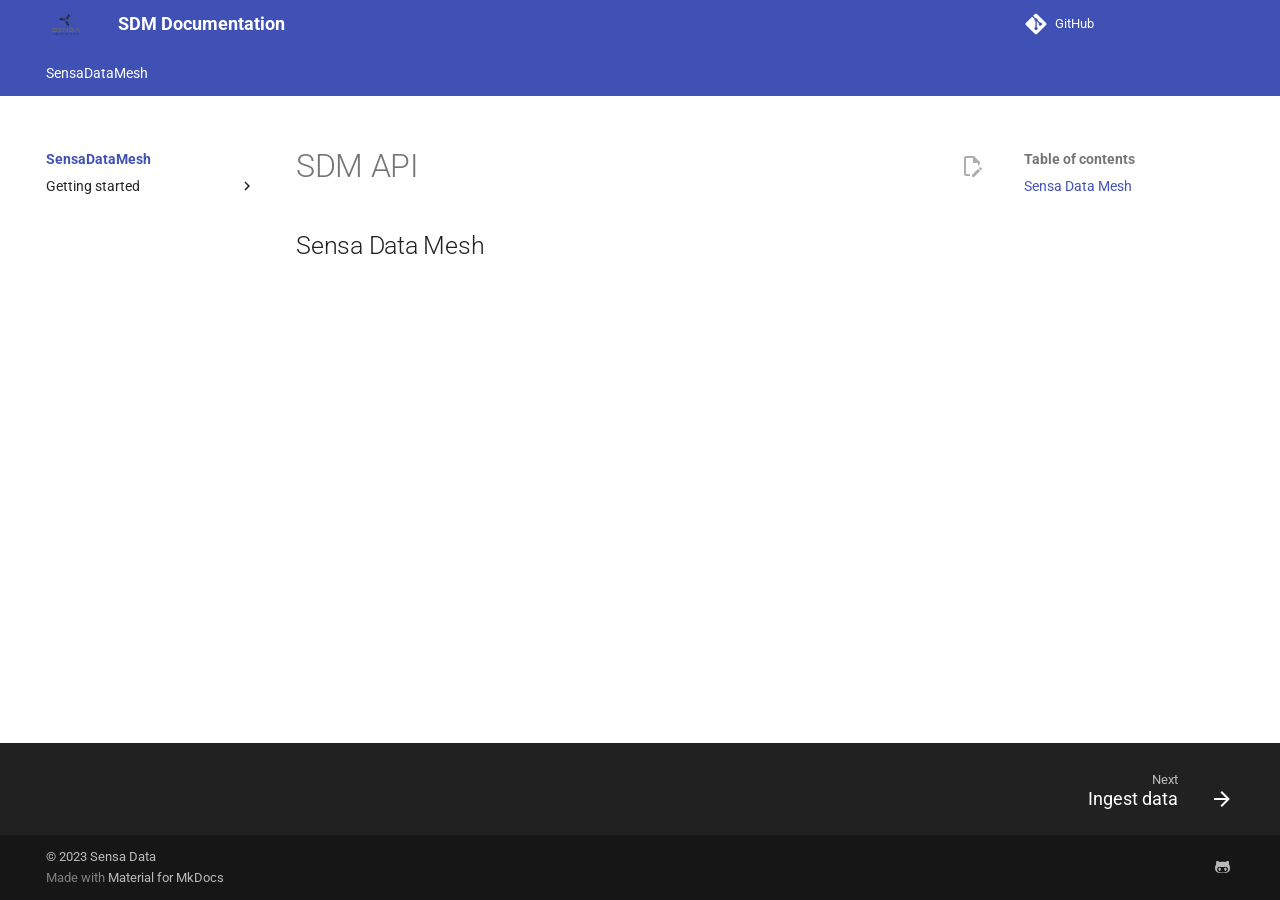
<file: index.html>
<!doctype html>
<html lang="en" class="no-js">
  <head>
    
      <meta charset="utf-8">
      <meta name="viewport" content="width=device-width,initial-scale=1">
      
      
      
        <link rel="canonical" href="https://docs.sensadata.io/">
      
      
      
        <link rel="next" href="examples/ingest/">
      
      
      <link rel="icon" href="assets/favicon.png">
      <meta name="generator" content="mkdocs-1.5.3, mkdocs-material-9.5.15">
    
    
      
        <title>Introduction to SDM - SDM Documentation</title>
      
    
    
      <link rel="stylesheet" href="assets/stylesheets/main.7e359304.min.css">
      
      


    
    
      
    
    
      
        
        
        <link rel="preconnect" href="https://fonts.gstatic.com" crossorigin>
        <link rel="stylesheet" href="https://fonts.googleapis.com/css?family=Roboto:300,300i,400,400i,700,700i%7CRoboto+Mono:400,400i,700,700i&display=fallback">
        <style>:root{--md-text-font:"Roboto";--md-code-font:"Roboto Mono"}</style>
      
    
    
    <script>__md_scope=new URL(".",location),__md_hash=e=>[...e].reduce((e,_)=>(e<<5)-e+_.charCodeAt(0),0),__md_get=(e,_=localStorage,t=__md_scope)=>JSON.parse(_.getItem(t.pathname+"."+e)),__md_set=(e,_,t=localStorage,a=__md_scope)=>{try{t.setItem(a.pathname+"."+e,JSON.stringify(_))}catch(e){}}</script>
    
      

    
    
      
        <meta  property="og:type"  content="website" >
      
        <meta  property="og:title"  content="Introduction to SDM - SDM Documentation" >
      
        <meta  property="og:description"  content="None" >
      
        <meta  property="og:image"  content="https://docs.sensadata.io/assets/images/social/README.png" >
      
        <meta  property="og:image:type"  content="image/png" >
      
        <meta  property="og:image:width"  content="1200" >
      
        <meta  property="og:image:height"  content="630" >
      
        <meta  property="og:url"  content="https://docs.sensadata.io/" >
      
        <meta  name="twitter:card"  content="summary_large_image" >
      
        <meta  name="twitter:title"  content="Introduction to SDM - SDM Documentation" >
      
        <meta  name="twitter:description"  content="None" >
      
        <meta  name="twitter:image"  content="https://docs.sensadata.io/assets/images/social/README.png" >
      
    
    
  </head>
  
  
    <body dir="ltr">
  
    
    <input class="md-toggle" data-md-toggle="drawer" type="checkbox" id="__drawer" autocomplete="off">
    <input class="md-toggle" data-md-toggle="search" type="checkbox" id="__search" autocomplete="off">
    <label class="md-overlay" for="__drawer"></label>
    <div data-md-component="skip">
      
        
        <a href="#sdm-api" class="md-skip">
          Skip to content
        </a>
      
    </div>
    <div data-md-component="announce">
      
    </div>
    
    
      

<header class="md-header" data-md-component="header">
  <nav class="md-header__inner md-grid" aria-label="Header">
    <a href="." title="SDM Documentation" class="md-header__button md-logo" aria-label="SDM Documentation" data-md-component="logo">
      
  <img src="assets/logo.png" alt="logo">

    </a>
    <label class="md-header__button md-icon" for="__drawer">
      
      <svg xmlns="http://www.w3.org/2000/svg" viewBox="0 0 24 24"><path d="M3 6h18v2H3V6m0 5h18v2H3v-2m0 5h18v2H3v-2Z"/></svg>
    </label>
    <div class="md-header__title" data-md-component="header-title">
      <div class="md-header__ellipsis">
        <div class="md-header__topic">
          <span class="md-ellipsis">
            SDM Documentation
          </span>
        </div>
        <div class="md-header__topic" data-md-component="header-topic">
          <span class="md-ellipsis">
            
              Introduction to SDM
            
          </span>
        </div>
      </div>
    </div>
    
    
      <script>var media,input,key,value,palette=__md_get("__palette");if(palette&&palette.color){"(prefers-color-scheme)"===palette.color.media&&(media=matchMedia("(prefers-color-scheme: light)"),input=document.querySelector(media.matches?"[data-md-color-media='(prefers-color-scheme: light)']":"[data-md-color-media='(prefers-color-scheme: dark)']"),palette.color.media=input.getAttribute("data-md-color-media"),palette.color.scheme=input.getAttribute("data-md-color-scheme"),palette.color.primary=input.getAttribute("data-md-color-primary"),palette.color.accent=input.getAttribute("data-md-color-accent"));for([key,value]of Object.entries(palette.color))document.body.setAttribute("data-md-color-"+key,value)}</script>
    
    
    
    
      <div class="md-header__source">
        <a href="https://github.com/Sensa-Data/sensa-docs" title="Go to repository" class="md-source" data-md-component="source">
  <div class="md-source__icon md-icon">
    
    <svg xmlns="http://www.w3.org/2000/svg" viewBox="0 0 448 512"><!--! Font Awesome Free 6.5.1 by @fontawesome - https://fontawesome.com License - https://fontawesome.com/license/free (Icons: CC BY 4.0, Fonts: SIL OFL 1.1, Code: MIT License) Copyright 2023 Fonticons, Inc.--><path d="M439.55 236.05 244 40.45a28.87 28.87 0 0 0-40.81 0l-40.66 40.63 51.52 51.52c27.06-9.14 52.68 16.77 43.39 43.68l49.66 49.66c34.23-11.8 61.18 31 35.47 56.69-26.49 26.49-70.21-2.87-56-37.34L240.22 199v121.85c25.3 12.54 22.26 41.85 9.08 55a34.34 34.34 0 0 1-48.55 0c-17.57-17.6-11.07-46.91 11.25-56v-123c-20.8-8.51-24.6-30.74-18.64-45L142.57 101 8.45 235.14a28.86 28.86 0 0 0 0 40.81l195.61 195.6a28.86 28.86 0 0 0 40.8 0l194.69-194.69a28.86 28.86 0 0 0 0-40.81z"/></svg>
  </div>
  <div class="md-source__repository">
    GitHub
  </div>
</a>
      </div>
    
  </nav>
  
</header>
    
    <div class="md-container" data-md-component="container">
      
      
        
          
            
<nav class="md-tabs" aria-label="Tabs" data-md-component="tabs">
  <div class="md-grid">
    <ul class="md-tabs__list">
      
        
  
  
    
  
  
    
    
      <li class="md-tabs__item md-tabs__item--active">
        <a href="." class="md-tabs__link">
          
  
    
  
  SensaDataMesh

        </a>
      </li>
    
  

      
    </ul>
  </div>
</nav>
          
        
      
      <main class="md-main" data-md-component="main">
        <div class="md-main__inner md-grid">
          
            
              
              <div class="md-sidebar md-sidebar--primary" data-md-component="sidebar" data-md-type="navigation" >
                <div class="md-sidebar__scrollwrap">
                  <div class="md-sidebar__inner">
                    


  


<nav class="md-nav md-nav--primary md-nav--lifted" aria-label="Navigation" data-md-level="0">
  <label class="md-nav__title" for="__drawer">
    <a href="." title="SDM Documentation" class="md-nav__button md-logo" aria-label="SDM Documentation" data-md-component="logo">
      
  <img src="assets/logo.png" alt="logo">

    </a>
    SDM Documentation
  </label>
  
    <div class="md-nav__source">
      <a href="https://github.com/Sensa-Data/sensa-docs" title="Go to repository" class="md-source" data-md-component="source">
  <div class="md-source__icon md-icon">
    
    <svg xmlns="http://www.w3.org/2000/svg" viewBox="0 0 448 512"><!--! Font Awesome Free 6.5.1 by @fontawesome - https://fontawesome.com License - https://fontawesome.com/license/free (Icons: CC BY 4.0, Fonts: SIL OFL 1.1, Code: MIT License) Copyright 2023 Fonticons, Inc.--><path d="M439.55 236.05 244 40.45a28.87 28.87 0 0 0-40.81 0l-40.66 40.63 51.52 51.52c27.06-9.14 52.68 16.77 43.39 43.68l49.66 49.66c34.23-11.8 61.18 31 35.47 56.69-26.49 26.49-70.21-2.87-56-37.34L240.22 199v121.85c25.3 12.54 22.26 41.85 9.08 55a34.34 34.34 0 0 1-48.55 0c-17.57-17.6-11.07-46.91 11.25-56v-123c-20.8-8.51-24.6-30.74-18.64-45L142.57 101 8.45 235.14a28.86 28.86 0 0 0 0 40.81l195.61 195.6a28.86 28.86 0 0 0 40.8 0l194.69-194.69a28.86 28.86 0 0 0 0-40.81z"/></svg>
  </div>
  <div class="md-source__repository">
    GitHub
  </div>
</a>
    </div>
  
  <ul class="md-nav__list" data-md-scrollfix>
    
      
      
  
  
    
  
  
  
    
    
      
        
          
        
      
        
      
    
    
      
        
        
      
      
    
    
    <li class="md-nav__item md-nav__item--active md-nav__item--section md-nav__item--nested">
      
        
        
        <input class="md-nav__toggle md-toggle " type="checkbox" id="__nav_1" checked>
        
          
          
          <div class="md-nav__link md-nav__container">
            <a href="." class="md-nav__link md-nav__link--active">
              
  
  <span class="md-ellipsis">
    SensaDataMesh
  </span>
  

            </a>
            
              
              <label class="md-nav__link md-nav__link--active" for="__nav_1" id="__nav_1_label" tabindex="">
                <span class="md-nav__icon md-icon"></span>
              </label>
            
          </div>
        
        <nav class="md-nav" data-md-level="1" aria-labelledby="__nav_1_label" aria-expanded="true">
          <label class="md-nav__title" for="__nav_1">
            <span class="md-nav__icon md-icon"></span>
            SensaDataMesh
          </label>
          <ul class="md-nav__list" data-md-scrollfix>
            
              
            
              
                
  
  
  
  
    
    
      
        
      
        
      
    
    
      
      
    
    
    <li class="md-nav__item md-nav__item--nested">
      
        
        
        <input class="md-nav__toggle md-toggle " type="checkbox" id="__nav_1_2" >
        
          
          <label class="md-nav__link" for="__nav_1_2" id="__nav_1_2_label" tabindex="0">
            
  
  <span class="md-ellipsis">
    Getting started
  </span>
  

            <span class="md-nav__icon md-icon"></span>
          </label>
        
        <nav class="md-nav" data-md-level="2" aria-labelledby="__nav_1_2_label" aria-expanded="false">
          <label class="md-nav__title" for="__nav_1_2">
            <span class="md-nav__icon md-icon"></span>
            Getting started
          </label>
          <ul class="md-nav__list" data-md-scrollfix>
            
              
                
  
  
  
  
    <li class="md-nav__item">
      <a href="examples/ingest/" class="md-nav__link">
        
  
  <span class="md-ellipsis">
    Ingest data
  </span>
  

      </a>
    </li>
  

              
            
              
                
  
  
  
  
    <li class="md-nav__item">
      <a href="examples/read/" class="md-nav__link">
        
  
  <span class="md-ellipsis">
    Read data
  </span>
  

      </a>
    </li>
  

              
            
          </ul>
        </nav>
      
    </li>
  

              
            
          </ul>
        </nav>
      
    </li>
  

    
  </ul>
</nav>
                  </div>
                </div>
              </div>
            
            
              
              <div class="md-sidebar md-sidebar--secondary" data-md-component="sidebar" data-md-type="toc" >
                <div class="md-sidebar__scrollwrap">
                  <div class="md-sidebar__inner">
                    

<nav class="md-nav md-nav--secondary" aria-label="Table of contents">
  
  
  
    
  
  
    <label class="md-nav__title" for="__toc">
      <span class="md-nav__icon md-icon"></span>
      Table of contents
    </label>
    <ul class="md-nav__list" data-md-component="toc" data-md-scrollfix>
      
        <li class="md-nav__item">
  <a href="#sensa-data-mesh" class="md-nav__link">
    <span class="md-ellipsis">
      Sensa Data Mesh
    </span>
  </a>
  
</li>
      
    </ul>
  
</nav>
                  </div>
                </div>
              </div>
            
          
          
            <div class="md-content" data-md-component="content">
              <article class="md-content__inner md-typeset">
                
                  

  
    <a href="https://github.com/Sensa-Data/sensa-docs/edit/master/docs/README.md" title="Edit this page" class="md-content__button md-icon">
      
      <svg xmlns="http://www.w3.org/2000/svg" viewBox="0 0 24 24"><path d="M10 20H6V4h7v5h5v3.1l2-2V8l-6-6H6c-1.1 0-2 .9-2 2v16c0 1.1.9 2 2 2h4v-2m10.2-7c.1 0 .3.1.4.2l1.3 1.3c.2.2.2.6 0 .8l-1 1-2.1-2.1 1-1c.1-.1.2-.2.4-.2m0 3.9L14.1 23H12v-2.1l6.1-6.1 2.1 2.1Z"/></svg>
    </a>
  
  


<h1 id="sdm-api">SDM API<a class="headerlink" href="#sdm-api" title="Permanent link">&para;</a></h1>
<h2 id="sensa-data-mesh">Sensa Data Mesh<a class="headerlink" href="#sensa-data-mesh" title="Permanent link">&para;</a></h2>







  
  






                
              </article>
            </div>
          
          
  <script>var tabs=__md_get("__tabs");if(Array.isArray(tabs))e:for(var set of document.querySelectorAll(".tabbed-set")){var tab,labels=set.querySelector(".tabbed-labels");for(tab of tabs)for(var label of labels.getElementsByTagName("label"))if(label.innerText.trim()===tab){var input=document.getElementById(label.htmlFor);input.checked=!0;continue e}}</script>

<script>var target=document.getElementById(location.hash.slice(1));target&&target.name&&(target.checked=target.name.startsWith("__tabbed_"))</script>
        </div>
        
      </main>
      
        <footer class="md-footer">
  
    
      
      <nav class="md-footer__inner md-grid" aria-label="Footer" >
        
        
          
          <a href="examples/ingest/" class="md-footer__link md-footer__link--next" aria-label="Next: Ingest data">
            <div class="md-footer__title">
              <span class="md-footer__direction">
                Next
              </span>
              <div class="md-ellipsis">
                Ingest data
              </div>
            </div>
            <div class="md-footer__button md-icon">
              
              <svg xmlns="http://www.w3.org/2000/svg" viewBox="0 0 24 24"><path d="M4 11v2h12l-5.5 5.5 1.42 1.42L19.84 12l-7.92-7.92L10.5 5.5 16 11H4Z"/></svg>
            </div>
          </a>
        
      </nav>
    
  
  <div class="md-footer-meta md-typeset">
    <div class="md-footer-meta__inner md-grid">
      <div class="md-copyright">
  
    <div class="md-copyright__highlight">
      &copy; 2023 <a href="https://github.com/Sensa-Data"  target="_blank" rel="noopener">Sensa Data</a>

    </div>
  
  
    Made with
    <a href="https://squidfunk.github.io/mkdocs-material/" target="_blank" rel="noopener">
      Material for MkDocs
    </a>
  
</div>
      
        <div class="md-social">
  
    
    
    
    
      
      
    
    <a href="https://github.com/Sensa-Data" target="_blank" rel="noopener" title="github.com" class="md-social__link">
      <svg xmlns="http://www.w3.org/2000/svg" viewBox="0 0 480 512"><!--! Font Awesome Free 6.5.1 by @fontawesome - https://fontawesome.com License - https://fontawesome.com/license/free (Icons: CC BY 4.0, Fonts: SIL OFL 1.1, Code: MIT License) Copyright 2023 Fonticons, Inc.--><path d="M186.1 328.7c0 20.9-10.9 55.1-36.7 55.1s-36.7-34.2-36.7-55.1 10.9-55.1 36.7-55.1 36.7 34.2 36.7 55.1zM480 278.2c0 31.9-3.2 65.7-17.5 95-37.9 76.6-142.1 74.8-216.7 74.8-75.8 0-186.2 2.7-225.6-74.8-14.6-29-20.2-63.1-20.2-95 0-41.9 13.9-81.5 41.5-113.6-5.2-15.8-7.7-32.4-7.7-48.8 0-21.5 4.9-32.3 14.6-51.8 45.3 0 74.3 9 108.8 36 29-6.9 58.8-10 88.7-10 27 0 54.2 2.9 80.4 9.2 34-26.7 63-35.2 107.8-35.2 9.8 19.5 14.6 30.3 14.6 51.8 0 16.4-2.6 32.7-7.7 48.2 27.5 32.4 39 72.3 39 114.2zm-64.3 50.5c0-43.9-26.7-82.6-73.5-82.6-18.9 0-37 3.4-56 6-14.9 2.3-29.8 3.2-45.1 3.2-15.2 0-30.1-.9-45.1-3.2-18.7-2.6-37-6-56-6-46.8 0-73.5 38.7-73.5 82.6 0 87.8 80.4 101.3 150.4 101.3h48.2c70.3 0 150.6-13.4 150.6-101.3zm-82.6-55.1c-25.8 0-36.7 34.2-36.7 55.1s10.9 55.1 36.7 55.1 36.7-34.2 36.7-55.1-10.9-55.1-36.7-55.1z"/></svg>
    </a>
  
</div>
      
    </div>
  </div>
</footer>
      
    </div>
    <div class="md-dialog" data-md-component="dialog">
      <div class="md-dialog__inner md-typeset"></div>
    </div>
    
    
    <script id="__config" type="application/json">{"base": ".", "features": ["content.action.edit", "content.code.copy", "content.code.annotate", "content.tabs.link", "navigation.footer", "navigation.instant", "navigation.tabs", "navigation.indexes", "search.suggest", "search.highlight", "search.share"], "search": "assets/javascripts/workers/search.b8dbb3d2.min.js", "translations": {"clipboard.copied": "Copied to clipboard", "clipboard.copy": "Copy to clipboard", "search.result.more.one": "1 more on this page", "search.result.more.other": "# more on this page", "search.result.none": "No matching documents", "search.result.one": "1 matching document", "search.result.other": "# matching documents", "search.result.placeholder": "Type to start searching", "search.result.term.missing": "Missing", "select.version": "Select version"}}</script>
    
    
      <script src="assets/javascripts/bundle.bd41221c.min.js"></script>
      
    
  </body>
</html>
</file>
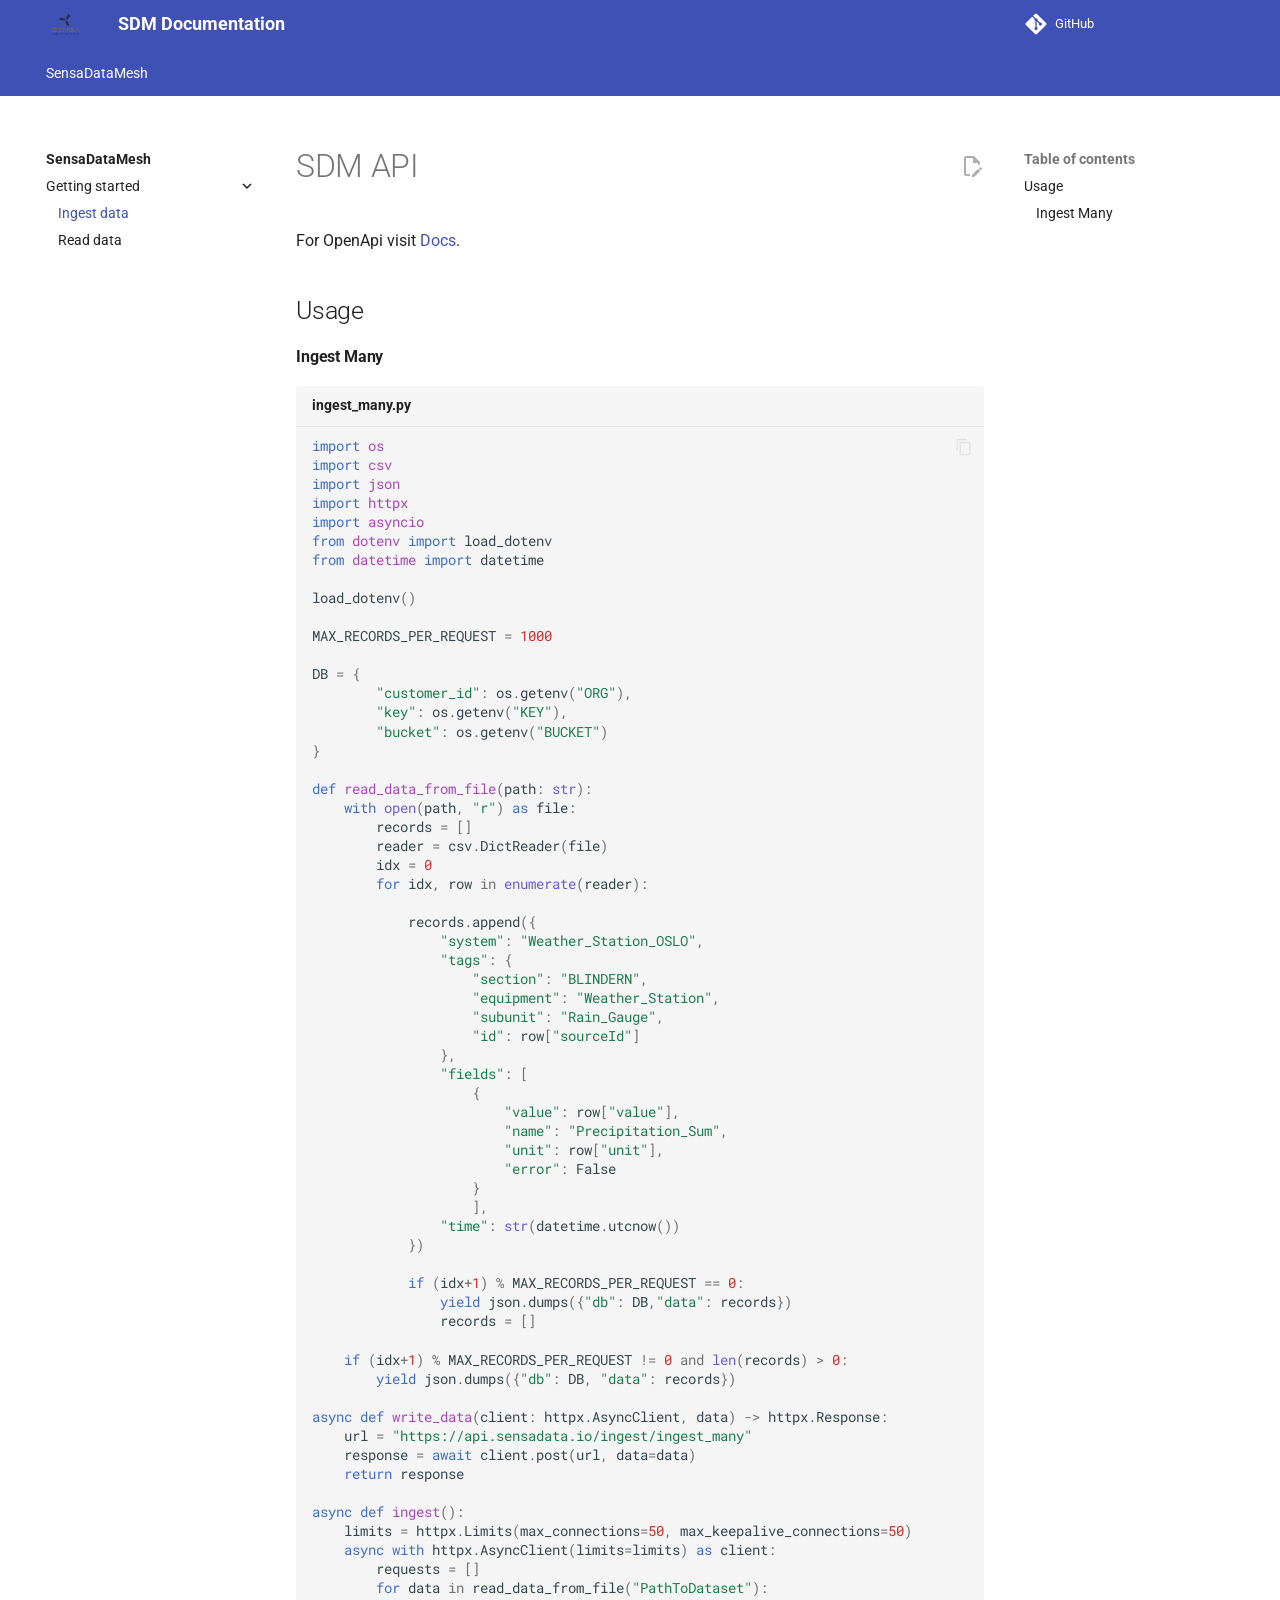
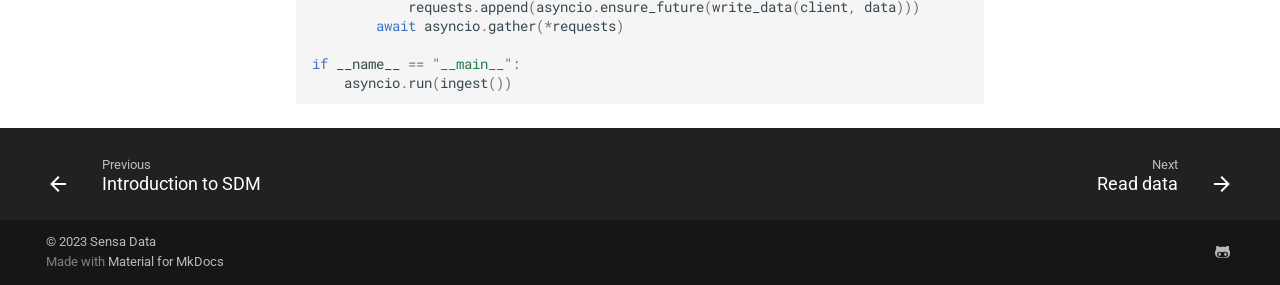
<file: examples/ingest/index.html>
<!doctype html>
<html lang="en" class="no-js">
  <head>
    
      <meta charset="utf-8">
      <meta name="viewport" content="width=device-width,initial-scale=1">
      
      
      
        <link rel="canonical" href="https://docs.sensadata.io/examples/ingest/">
      
      
        <link rel="prev" href="../..">
      
      
        <link rel="next" href="../read/">
      
      
      <link rel="icon" href="../../assets/favicon.png">
      <meta name="generator" content="mkdocs-1.5.3, mkdocs-material-9.5.15">
    
    
      
        <title>Ingest data - SDM Documentation</title>
      
    
    
      <link rel="stylesheet" href="../../assets/stylesheets/main.7e359304.min.css">
      
      


    
    
      
    
    
      
        
        
        <link rel="preconnect" href="https://fonts.gstatic.com" crossorigin>
        <link rel="stylesheet" href="https://fonts.googleapis.com/css?family=Roboto:300,300i,400,400i,700,700i%7CRoboto+Mono:400,400i,700,700i&display=fallback">
        <style>:root{--md-text-font:"Roboto";--md-code-font:"Roboto Mono"}</style>
      
    
    
    <script>__md_scope=new URL("../..",location),__md_hash=e=>[...e].reduce((e,_)=>(e<<5)-e+_.charCodeAt(0),0),__md_get=(e,_=localStorage,t=__md_scope)=>JSON.parse(_.getItem(t.pathname+"."+e)),__md_set=(e,_,t=localStorage,a=__md_scope)=>{try{t.setItem(a.pathname+"."+e,JSON.stringify(_))}catch(e){}}</script>
    
      

    
    
      
        <meta  property="og:type"  content="website" >
      
        <meta  property="og:title"  content="Ingest data - SDM Documentation" >
      
        <meta  property="og:description"  content="None" >
      
        <meta  property="og:image"  content="https://docs.sensadata.io/assets/images/social/examples/ingest.png" >
      
        <meta  property="og:image:type"  content="image/png" >
      
        <meta  property="og:image:width"  content="1200" >
      
        <meta  property="og:image:height"  content="630" >
      
        <meta  property="og:url"  content="https://docs.sensadata.io/examples/ingest/" >
      
        <meta  name="twitter:card"  content="summary_large_image" >
      
        <meta  name="twitter:title"  content="Ingest data - SDM Documentation" >
      
        <meta  name="twitter:description"  content="None" >
      
        <meta  name="twitter:image"  content="https://docs.sensadata.io/assets/images/social/examples/ingest.png" >
      
    
    
  </head>
  
  
    <body dir="ltr">
  
    
    <input class="md-toggle" data-md-toggle="drawer" type="checkbox" id="__drawer" autocomplete="off">
    <input class="md-toggle" data-md-toggle="search" type="checkbox" id="__search" autocomplete="off">
    <label class="md-overlay" for="__drawer"></label>
    <div data-md-component="skip">
      
        
        <a href="#sdm-api" class="md-skip">
          Skip to content
        </a>
      
    </div>
    <div data-md-component="announce">
      
    </div>
    
    
      

<header class="md-header" data-md-component="header">
  <nav class="md-header__inner md-grid" aria-label="Header">
    <a href="../.." title="SDM Documentation" class="md-header__button md-logo" aria-label="SDM Documentation" data-md-component="logo">
      
  <img src="../../assets/logo.png" alt="logo">

    </a>
    <label class="md-header__button md-icon" for="__drawer">
      
      <svg xmlns="http://www.w3.org/2000/svg" viewBox="0 0 24 24"><path d="M3 6h18v2H3V6m0 5h18v2H3v-2m0 5h18v2H3v-2Z"/></svg>
    </label>
    <div class="md-header__title" data-md-component="header-title">
      <div class="md-header__ellipsis">
        <div class="md-header__topic">
          <span class="md-ellipsis">
            SDM Documentation
          </span>
        </div>
        <div class="md-header__topic" data-md-component="header-topic">
          <span class="md-ellipsis">
            
              Ingest data
            
          </span>
        </div>
      </div>
    </div>
    
    
      <script>var media,input,key,value,palette=__md_get("__palette");if(palette&&palette.color){"(prefers-color-scheme)"===palette.color.media&&(media=matchMedia("(prefers-color-scheme: light)"),input=document.querySelector(media.matches?"[data-md-color-media='(prefers-color-scheme: light)']":"[data-md-color-media='(prefers-color-scheme: dark)']"),palette.color.media=input.getAttribute("data-md-color-media"),palette.color.scheme=input.getAttribute("data-md-color-scheme"),palette.color.primary=input.getAttribute("data-md-color-primary"),palette.color.accent=input.getAttribute("data-md-color-accent"));for([key,value]of Object.entries(palette.color))document.body.setAttribute("data-md-color-"+key,value)}</script>
    
    
    
    
      <div class="md-header__source">
        <a href="https://github.com/Sensa-Data/sensa-docs" title="Go to repository" class="md-source" data-md-component="source">
  <div class="md-source__icon md-icon">
    
    <svg xmlns="http://www.w3.org/2000/svg" viewBox="0 0 448 512"><!--! Font Awesome Free 6.5.1 by @fontawesome - https://fontawesome.com License - https://fontawesome.com/license/free (Icons: CC BY 4.0, Fonts: SIL OFL 1.1, Code: MIT License) Copyright 2023 Fonticons, Inc.--><path d="M439.55 236.05 244 40.45a28.87 28.87 0 0 0-40.81 0l-40.66 40.63 51.52 51.52c27.06-9.14 52.68 16.77 43.39 43.68l49.66 49.66c34.23-11.8 61.18 31 35.47 56.69-26.49 26.49-70.21-2.87-56-37.34L240.22 199v121.85c25.3 12.54 22.26 41.85 9.08 55a34.34 34.34 0 0 1-48.55 0c-17.57-17.6-11.07-46.91 11.25-56v-123c-20.8-8.51-24.6-30.74-18.64-45L142.57 101 8.45 235.14a28.86 28.86 0 0 0 0 40.81l195.61 195.6a28.86 28.86 0 0 0 40.8 0l194.69-194.69a28.86 28.86 0 0 0 0-40.81z"/></svg>
  </div>
  <div class="md-source__repository">
    GitHub
  </div>
</a>
      </div>
    
  </nav>
  
</header>
    
    <div class="md-container" data-md-component="container">
      
      
        
          
            
<nav class="md-tabs" aria-label="Tabs" data-md-component="tabs">
  <div class="md-grid">
    <ul class="md-tabs__list">
      
        
  
  
    
  
  
    
    
      <li class="md-tabs__item md-tabs__item--active">
        <a href="../.." class="md-tabs__link">
          
  
    
  
  SensaDataMesh

        </a>
      </li>
    
  

      
    </ul>
  </div>
</nav>
          
        
      
      <main class="md-main" data-md-component="main">
        <div class="md-main__inner md-grid">
          
            
              
              <div class="md-sidebar md-sidebar--primary" data-md-component="sidebar" data-md-type="navigation" >
                <div class="md-sidebar__scrollwrap">
                  <div class="md-sidebar__inner">
                    


  


<nav class="md-nav md-nav--primary md-nav--lifted" aria-label="Navigation" data-md-level="0">
  <label class="md-nav__title" for="__drawer">
    <a href="../.." title="SDM Documentation" class="md-nav__button md-logo" aria-label="SDM Documentation" data-md-component="logo">
      
  <img src="../../assets/logo.png" alt="logo">

    </a>
    SDM Documentation
  </label>
  
    <div class="md-nav__source">
      <a href="https://github.com/Sensa-Data/sensa-docs" title="Go to repository" class="md-source" data-md-component="source">
  <div class="md-source__icon md-icon">
    
    <svg xmlns="http://www.w3.org/2000/svg" viewBox="0 0 448 512"><!--! Font Awesome Free 6.5.1 by @fontawesome - https://fontawesome.com License - https://fontawesome.com/license/free (Icons: CC BY 4.0, Fonts: SIL OFL 1.1, Code: MIT License) Copyright 2023 Fonticons, Inc.--><path d="M439.55 236.05 244 40.45a28.87 28.87 0 0 0-40.81 0l-40.66 40.63 51.52 51.52c27.06-9.14 52.68 16.77 43.39 43.68l49.66 49.66c34.23-11.8 61.18 31 35.47 56.69-26.49 26.49-70.21-2.87-56-37.34L240.22 199v121.85c25.3 12.54 22.26 41.85 9.08 55a34.34 34.34 0 0 1-48.55 0c-17.57-17.6-11.07-46.91 11.25-56v-123c-20.8-8.51-24.6-30.74-18.64-45L142.57 101 8.45 235.14a28.86 28.86 0 0 0 0 40.81l195.61 195.6a28.86 28.86 0 0 0 40.8 0l194.69-194.69a28.86 28.86 0 0 0 0-40.81z"/></svg>
  </div>
  <div class="md-source__repository">
    GitHub
  </div>
</a>
    </div>
  
  <ul class="md-nav__list" data-md-scrollfix>
    
      
      
  
  
    
  
  
  
    
    
      
        
          
        
      
        
      
    
    
      
        
        
      
      
    
    
    <li class="md-nav__item md-nav__item--active md-nav__item--section md-nav__item--nested">
      
        
        
        <input class="md-nav__toggle md-toggle " type="checkbox" id="__nav_1" checked>
        
          
          
          <div class="md-nav__link md-nav__container">
            <a href="../.." class="md-nav__link ">
              
  
  <span class="md-ellipsis">
    SensaDataMesh
  </span>
  

            </a>
            
              
              <label class="md-nav__link " for="__nav_1" id="__nav_1_label" tabindex="">
                <span class="md-nav__icon md-icon"></span>
              </label>
            
          </div>
        
        <nav class="md-nav" data-md-level="1" aria-labelledby="__nav_1_label" aria-expanded="true">
          <label class="md-nav__title" for="__nav_1">
            <span class="md-nav__icon md-icon"></span>
            SensaDataMesh
          </label>
          <ul class="md-nav__list" data-md-scrollfix>
            
              
            
              
                
  
  
    
  
  
  
    
    
      
        
      
        
      
    
    
      
      
    
    
    <li class="md-nav__item md-nav__item--active md-nav__item--nested">
      
        
        
        <input class="md-nav__toggle md-toggle " type="checkbox" id="__nav_1_2" checked>
        
          
          <label class="md-nav__link" for="__nav_1_2" id="__nav_1_2_label" tabindex="0">
            
  
  <span class="md-ellipsis">
    Getting started
  </span>
  

            <span class="md-nav__icon md-icon"></span>
          </label>
        
        <nav class="md-nav" data-md-level="2" aria-labelledby="__nav_1_2_label" aria-expanded="true">
          <label class="md-nav__title" for="__nav_1_2">
            <span class="md-nav__icon md-icon"></span>
            Getting started
          </label>
          <ul class="md-nav__list" data-md-scrollfix>
            
              
                
  
  
    
  
  
  
    <li class="md-nav__item md-nav__item--active">
      
      <input class="md-nav__toggle md-toggle" type="checkbox" id="__toc">
      
      
        
      
      
        <label class="md-nav__link md-nav__link--active" for="__toc">
          
  
  <span class="md-ellipsis">
    Ingest data
  </span>
  

          <span class="md-nav__icon md-icon"></span>
        </label>
      
      <a href="./" class="md-nav__link md-nav__link--active">
        
  
  <span class="md-ellipsis">
    Ingest data
  </span>
  

      </a>
      
        

<nav class="md-nav md-nav--secondary" aria-label="Table of contents">
  
  
  
    
  
  
    <label class="md-nav__title" for="__toc">
      <span class="md-nav__icon md-icon"></span>
      Table of contents
    </label>
    <ul class="md-nav__list" data-md-component="toc" data-md-scrollfix>
      
        <li class="md-nav__item">
  <a href="#usage" class="md-nav__link">
    <span class="md-ellipsis">
      Usage
    </span>
  </a>
  
    <nav class="md-nav" aria-label="Usage">
      <ul class="md-nav__list">
        
          <li class="md-nav__item">
  <a href="#ingest-many" class="md-nav__link">
    <span class="md-ellipsis">
      Ingest Many
    </span>
  </a>
  
</li>
        
      </ul>
    </nav>
  
</li>
      
    </ul>
  
</nav>
      
    </li>
  

              
            
              
                
  
  
  
  
    <li class="md-nav__item">
      <a href="../read/" class="md-nav__link">
        
  
  <span class="md-ellipsis">
    Read data
  </span>
  

      </a>
    </li>
  

              
            
          </ul>
        </nav>
      
    </li>
  

              
            
          </ul>
        </nav>
      
    </li>
  

    
  </ul>
</nav>
                  </div>
                </div>
              </div>
            
            
              
              <div class="md-sidebar md-sidebar--secondary" data-md-component="sidebar" data-md-type="toc" >
                <div class="md-sidebar__scrollwrap">
                  <div class="md-sidebar__inner">
                    

<nav class="md-nav md-nav--secondary" aria-label="Table of contents">
  
  
  
    
  
  
    <label class="md-nav__title" for="__toc">
      <span class="md-nav__icon md-icon"></span>
      Table of contents
    </label>
    <ul class="md-nav__list" data-md-component="toc" data-md-scrollfix>
      
        <li class="md-nav__item">
  <a href="#usage" class="md-nav__link">
    <span class="md-ellipsis">
      Usage
    </span>
  </a>
  
    <nav class="md-nav" aria-label="Usage">
      <ul class="md-nav__list">
        
          <li class="md-nav__item">
  <a href="#ingest-many" class="md-nav__link">
    <span class="md-ellipsis">
      Ingest Many
    </span>
  </a>
  
</li>
        
      </ul>
    </nav>
  
</li>
      
    </ul>
  
</nav>
                  </div>
                </div>
              </div>
            
          
          
            <div class="md-content" data-md-component="content">
              <article class="md-content__inner md-typeset">
                
                  

  
    <a href="https://github.com/Sensa-Data/sensa-docs/edit/master/docs/examples/ingest.md" title="Edit this page" class="md-content__button md-icon">
      
      <svg xmlns="http://www.w3.org/2000/svg" viewBox="0 0 24 24"><path d="M10 20H6V4h7v5h5v3.1l2-2V8l-6-6H6c-1.1 0-2 .9-2 2v16c0 1.1.9 2 2 2h4v-2m10.2-7c.1 0 .3.1.4.2l1.3 1.3c.2.2.2.6 0 .8l-1 1-2.1-2.1 1-1c.1-.1.2-.2.4-.2m0 3.9L14.1 23H12v-2.1l6.1-6.1 2.1 2.1Z"/></svg>
    </a>
  
  


<h1 id="sdm-api">SDM API<a class="headerlink" href="#sdm-api" title="Permanent link">&para;</a></h1>
<p>For OpenApi visit <a href="https://api.sensadata.io/docs">Docs</a>.</p>
<h2 id="usage">Usage<a class="headerlink" href="#usage" title="Permanent link">&para;</a></h2>
<h4 id="ingest-many">Ingest Many<a class="headerlink" href="#ingest-many" title="Permanent link">&para;</a></h4>
<div class="highlight"><span class="filename">ingest_many.py</span><pre><span></span><code><a id="__codelineno-0-1" name="__codelineno-0-1" href="#__codelineno-0-1"></a><span class="kn">import</span> <span class="nn">os</span>
<a id="__codelineno-0-2" name="__codelineno-0-2" href="#__codelineno-0-2"></a><span class="kn">import</span> <span class="nn">csv</span>
<a id="__codelineno-0-3" name="__codelineno-0-3" href="#__codelineno-0-3"></a><span class="kn">import</span> <span class="nn">json</span>
<a id="__codelineno-0-4" name="__codelineno-0-4" href="#__codelineno-0-4"></a><span class="kn">import</span> <span class="nn">httpx</span>
<a id="__codelineno-0-5" name="__codelineno-0-5" href="#__codelineno-0-5"></a><span class="kn">import</span> <span class="nn">asyncio</span>
<a id="__codelineno-0-6" name="__codelineno-0-6" href="#__codelineno-0-6"></a><span class="kn">from</span> <span class="nn">dotenv</span> <span class="kn">import</span> <span class="n">load_dotenv</span>
<a id="__codelineno-0-7" name="__codelineno-0-7" href="#__codelineno-0-7"></a><span class="kn">from</span> <span class="nn">datetime</span> <span class="kn">import</span> <span class="n">datetime</span>
<a id="__codelineno-0-8" name="__codelineno-0-8" href="#__codelineno-0-8"></a>
<a id="__codelineno-0-9" name="__codelineno-0-9" href="#__codelineno-0-9"></a><span class="n">load_dotenv</span><span class="p">()</span>
<a id="__codelineno-0-10" name="__codelineno-0-10" href="#__codelineno-0-10"></a>
<a id="__codelineno-0-11" name="__codelineno-0-11" href="#__codelineno-0-11"></a><span class="n">MAX_RECORDS_PER_REQUEST</span> <span class="o">=</span> <span class="mi">1000</span>
<a id="__codelineno-0-12" name="__codelineno-0-12" href="#__codelineno-0-12"></a>
<a id="__codelineno-0-13" name="__codelineno-0-13" href="#__codelineno-0-13"></a><span class="n">DB</span> <span class="o">=</span> <span class="p">{</span>
<a id="__codelineno-0-14" name="__codelineno-0-14" href="#__codelineno-0-14"></a>        <span class="s2">&quot;customer_id&quot;</span><span class="p">:</span> <span class="n">os</span><span class="o">.</span><span class="n">getenv</span><span class="p">(</span><span class="s2">&quot;ORG&quot;</span><span class="p">),</span>
<a id="__codelineno-0-15" name="__codelineno-0-15" href="#__codelineno-0-15"></a>        <span class="s2">&quot;key&quot;</span><span class="p">:</span> <span class="n">os</span><span class="o">.</span><span class="n">getenv</span><span class="p">(</span><span class="s2">&quot;KEY&quot;</span><span class="p">),</span>
<a id="__codelineno-0-16" name="__codelineno-0-16" href="#__codelineno-0-16"></a>        <span class="s2">&quot;bucket&quot;</span><span class="p">:</span> <span class="n">os</span><span class="o">.</span><span class="n">getenv</span><span class="p">(</span><span class="s2">&quot;BUCKET&quot;</span><span class="p">)</span>
<a id="__codelineno-0-17" name="__codelineno-0-17" href="#__codelineno-0-17"></a><span class="p">}</span>
<a id="__codelineno-0-18" name="__codelineno-0-18" href="#__codelineno-0-18"></a>
<a id="__codelineno-0-19" name="__codelineno-0-19" href="#__codelineno-0-19"></a><span class="k">def</span> <span class="nf">read_data_from_file</span><span class="p">(</span><span class="n">path</span><span class="p">:</span> <span class="nb">str</span><span class="p">):</span>
<a id="__codelineno-0-20" name="__codelineno-0-20" href="#__codelineno-0-20"></a>    <span class="k">with</span> <span class="nb">open</span><span class="p">(</span><span class="n">path</span><span class="p">,</span> <span class="s2">&quot;r&quot;</span><span class="p">)</span> <span class="k">as</span> <span class="n">file</span><span class="p">:</span>
<a id="__codelineno-0-21" name="__codelineno-0-21" href="#__codelineno-0-21"></a>        <span class="n">records</span> <span class="o">=</span> <span class="p">[]</span>
<a id="__codelineno-0-22" name="__codelineno-0-22" href="#__codelineno-0-22"></a>        <span class="n">reader</span> <span class="o">=</span> <span class="n">csv</span><span class="o">.</span><span class="n">DictReader</span><span class="p">(</span><span class="n">file</span><span class="p">)</span>
<a id="__codelineno-0-23" name="__codelineno-0-23" href="#__codelineno-0-23"></a>        <span class="n">idx</span> <span class="o">=</span> <span class="mi">0</span>
<a id="__codelineno-0-24" name="__codelineno-0-24" href="#__codelineno-0-24"></a>        <span class="k">for</span> <span class="n">idx</span><span class="p">,</span> <span class="n">row</span> <span class="ow">in</span> <span class="nb">enumerate</span><span class="p">(</span><span class="n">reader</span><span class="p">):</span>
<a id="__codelineno-0-25" name="__codelineno-0-25" href="#__codelineno-0-25"></a>
<a id="__codelineno-0-26" name="__codelineno-0-26" href="#__codelineno-0-26"></a>            <span class="n">records</span><span class="o">.</span><span class="n">append</span><span class="p">({</span>
<a id="__codelineno-0-27" name="__codelineno-0-27" href="#__codelineno-0-27"></a>                <span class="s2">&quot;system&quot;</span><span class="p">:</span> <span class="s2">&quot;Weather_Station_OSLO&quot;</span><span class="p">,</span>
<a id="__codelineno-0-28" name="__codelineno-0-28" href="#__codelineno-0-28"></a>                <span class="s2">&quot;tags&quot;</span><span class="p">:</span> <span class="p">{</span>
<a id="__codelineno-0-29" name="__codelineno-0-29" href="#__codelineno-0-29"></a>                    <span class="s2">&quot;section&quot;</span><span class="p">:</span> <span class="s2">&quot;BLINDERN&quot;</span><span class="p">,</span>
<a id="__codelineno-0-30" name="__codelineno-0-30" href="#__codelineno-0-30"></a>                    <span class="s2">&quot;equipment&quot;</span><span class="p">:</span> <span class="s2">&quot;Weather_Station&quot;</span><span class="p">,</span>
<a id="__codelineno-0-31" name="__codelineno-0-31" href="#__codelineno-0-31"></a>                    <span class="s2">&quot;subunit&quot;</span><span class="p">:</span> <span class="s2">&quot;Rain_Gauge&quot;</span><span class="p">,</span>
<a id="__codelineno-0-32" name="__codelineno-0-32" href="#__codelineno-0-32"></a>                    <span class="s2">&quot;id&quot;</span><span class="p">:</span> <span class="n">row</span><span class="p">[</span><span class="s2">&quot;sourceId&quot;</span><span class="p">]</span>
<a id="__codelineno-0-33" name="__codelineno-0-33" href="#__codelineno-0-33"></a>                <span class="p">},</span>
<a id="__codelineno-0-34" name="__codelineno-0-34" href="#__codelineno-0-34"></a>                <span class="s2">&quot;fields&quot;</span><span class="p">:</span> <span class="p">[</span>
<a id="__codelineno-0-35" name="__codelineno-0-35" href="#__codelineno-0-35"></a>                    <span class="p">{</span>
<a id="__codelineno-0-36" name="__codelineno-0-36" href="#__codelineno-0-36"></a>                        <span class="s2">&quot;value&quot;</span><span class="p">:</span> <span class="n">row</span><span class="p">[</span><span class="s2">&quot;value&quot;</span><span class="p">],</span>
<a id="__codelineno-0-37" name="__codelineno-0-37" href="#__codelineno-0-37"></a>                        <span class="s2">&quot;name&quot;</span><span class="p">:</span> <span class="s2">&quot;Precipitation_Sum&quot;</span><span class="p">,</span>
<a id="__codelineno-0-38" name="__codelineno-0-38" href="#__codelineno-0-38"></a>                        <span class="s2">&quot;unit&quot;</span><span class="p">:</span> <span class="n">row</span><span class="p">[</span><span class="s2">&quot;unit&quot;</span><span class="p">],</span>
<a id="__codelineno-0-39" name="__codelineno-0-39" href="#__codelineno-0-39"></a>                        <span class="s2">&quot;error&quot;</span><span class="p">:</span> <span class="kc">False</span>
<a id="__codelineno-0-40" name="__codelineno-0-40" href="#__codelineno-0-40"></a>                    <span class="p">}</span>
<a id="__codelineno-0-41" name="__codelineno-0-41" href="#__codelineno-0-41"></a>                    <span class="p">],</span>
<a id="__codelineno-0-42" name="__codelineno-0-42" href="#__codelineno-0-42"></a>                <span class="s2">&quot;time&quot;</span><span class="p">:</span> <span class="nb">str</span><span class="p">(</span><span class="n">datetime</span><span class="o">.</span><span class="n">utcnow</span><span class="p">())</span>
<a id="__codelineno-0-43" name="__codelineno-0-43" href="#__codelineno-0-43"></a>            <span class="p">})</span>
<a id="__codelineno-0-44" name="__codelineno-0-44" href="#__codelineno-0-44"></a>
<a id="__codelineno-0-45" name="__codelineno-0-45" href="#__codelineno-0-45"></a>            <span class="k">if</span> <span class="p">(</span><span class="n">idx</span><span class="o">+</span><span class="mi">1</span><span class="p">)</span> <span class="o">%</span> <span class="n">MAX_RECORDS_PER_REQUEST</span> <span class="o">==</span> <span class="mi">0</span><span class="p">:</span>
<a id="__codelineno-0-46" name="__codelineno-0-46" href="#__codelineno-0-46"></a>                <span class="k">yield</span> <span class="n">json</span><span class="o">.</span><span class="n">dumps</span><span class="p">({</span><span class="s2">&quot;db&quot;</span><span class="p">:</span> <span class="n">DB</span><span class="p">,</span><span class="s2">&quot;data&quot;</span><span class="p">:</span> <span class="n">records</span><span class="p">})</span>
<a id="__codelineno-0-47" name="__codelineno-0-47" href="#__codelineno-0-47"></a>                <span class="n">records</span> <span class="o">=</span> <span class="p">[]</span>
<a id="__codelineno-0-48" name="__codelineno-0-48" href="#__codelineno-0-48"></a>
<a id="__codelineno-0-49" name="__codelineno-0-49" href="#__codelineno-0-49"></a>    <span class="k">if</span> <span class="p">(</span><span class="n">idx</span><span class="o">+</span><span class="mi">1</span><span class="p">)</span> <span class="o">%</span> <span class="n">MAX_RECORDS_PER_REQUEST</span> <span class="o">!=</span> <span class="mi">0</span> <span class="ow">and</span> <span class="nb">len</span><span class="p">(</span><span class="n">records</span><span class="p">)</span> <span class="o">&gt;</span> <span class="mi">0</span><span class="p">:</span>
<a id="__codelineno-0-50" name="__codelineno-0-50" href="#__codelineno-0-50"></a>        <span class="k">yield</span> <span class="n">json</span><span class="o">.</span><span class="n">dumps</span><span class="p">({</span><span class="s2">&quot;db&quot;</span><span class="p">:</span> <span class="n">DB</span><span class="p">,</span> <span class="s2">&quot;data&quot;</span><span class="p">:</span> <span class="n">records</span><span class="p">})</span>
<a id="__codelineno-0-51" name="__codelineno-0-51" href="#__codelineno-0-51"></a>
<a id="__codelineno-0-52" name="__codelineno-0-52" href="#__codelineno-0-52"></a><span class="k">async</span> <span class="k">def</span> <span class="nf">write_data</span><span class="p">(</span><span class="n">client</span><span class="p">:</span> <span class="n">httpx</span><span class="o">.</span><span class="n">AsyncClient</span><span class="p">,</span> <span class="n">data</span><span class="p">)</span> <span class="o">-&gt;</span> <span class="n">httpx</span><span class="o">.</span><span class="n">Response</span><span class="p">:</span>
<a id="__codelineno-0-53" name="__codelineno-0-53" href="#__codelineno-0-53"></a>    <span class="n">url</span> <span class="o">=</span> <span class="s2">&quot;https://api.sensadata.io/ingest/ingest_many&quot;</span>
<a id="__codelineno-0-54" name="__codelineno-0-54" href="#__codelineno-0-54"></a>    <span class="n">response</span> <span class="o">=</span> <span class="k">await</span> <span class="n">client</span><span class="o">.</span><span class="n">post</span><span class="p">(</span><span class="n">url</span><span class="p">,</span> <span class="n">data</span><span class="o">=</span><span class="n">data</span><span class="p">)</span> 
<a id="__codelineno-0-55" name="__codelineno-0-55" href="#__codelineno-0-55"></a>    <span class="k">return</span> <span class="n">response</span>
<a id="__codelineno-0-56" name="__codelineno-0-56" href="#__codelineno-0-56"></a>
<a id="__codelineno-0-57" name="__codelineno-0-57" href="#__codelineno-0-57"></a><span class="k">async</span> <span class="k">def</span> <span class="nf">ingest</span><span class="p">():</span>
<a id="__codelineno-0-58" name="__codelineno-0-58" href="#__codelineno-0-58"></a>    <span class="n">limits</span> <span class="o">=</span> <span class="n">httpx</span><span class="o">.</span><span class="n">Limits</span><span class="p">(</span><span class="n">max_connections</span><span class="o">=</span><span class="mi">50</span><span class="p">,</span> <span class="n">max_keepalive_connections</span><span class="o">=</span><span class="mi">50</span><span class="p">)</span>
<a id="__codelineno-0-59" name="__codelineno-0-59" href="#__codelineno-0-59"></a>    <span class="k">async</span> <span class="k">with</span> <span class="n">httpx</span><span class="o">.</span><span class="n">AsyncClient</span><span class="p">(</span><span class="n">limits</span><span class="o">=</span><span class="n">limits</span><span class="p">)</span> <span class="k">as</span> <span class="n">client</span><span class="p">:</span>
<a id="__codelineno-0-60" name="__codelineno-0-60" href="#__codelineno-0-60"></a>        <span class="n">requests</span> <span class="o">=</span> <span class="p">[]</span>
<a id="__codelineno-0-61" name="__codelineno-0-61" href="#__codelineno-0-61"></a>        <span class="k">for</span> <span class="n">data</span> <span class="ow">in</span> <span class="n">read_data_from_file</span><span class="p">(</span><span class="s2">&quot;PathToDataset&quot;</span><span class="p">):</span>
<a id="__codelineno-0-62" name="__codelineno-0-62" href="#__codelineno-0-62"></a>            <span class="n">requests</span><span class="o">.</span><span class="n">append</span><span class="p">(</span><span class="n">asyncio</span><span class="o">.</span><span class="n">ensure_future</span><span class="p">(</span><span class="n">write_data</span><span class="p">(</span><span class="n">client</span><span class="p">,</span> <span class="n">data</span><span class="p">)))</span>
<a id="__codelineno-0-63" name="__codelineno-0-63" href="#__codelineno-0-63"></a>        <span class="k">await</span> <span class="n">asyncio</span><span class="o">.</span><span class="n">gather</span><span class="p">(</span><span class="o">*</span><span class="n">requests</span><span class="p">)</span>
<a id="__codelineno-0-64" name="__codelineno-0-64" href="#__codelineno-0-64"></a>
<a id="__codelineno-0-65" name="__codelineno-0-65" href="#__codelineno-0-65"></a><span class="k">if</span> <span class="vm">__name__</span> <span class="o">==</span> <span class="s2">&quot;__main__&quot;</span><span class="p">:</span>
<a id="__codelineno-0-66" name="__codelineno-0-66" href="#__codelineno-0-66"></a>    <span class="n">asyncio</span><span class="o">.</span><span class="n">run</span><span class="p">(</span><span class="n">ingest</span><span class="p">())</span>
</code></pre></div>







  
  






                
              </article>
            </div>
          
          
  <script>var tabs=__md_get("__tabs");if(Array.isArray(tabs))e:for(var set of document.querySelectorAll(".tabbed-set")){var tab,labels=set.querySelector(".tabbed-labels");for(tab of tabs)for(var label of labels.getElementsByTagName("label"))if(label.innerText.trim()===tab){var input=document.getElementById(label.htmlFor);input.checked=!0;continue e}}</script>

<script>var target=document.getElementById(location.hash.slice(1));target&&target.name&&(target.checked=target.name.startsWith("__tabbed_"))</script>
        </div>
        
      </main>
      
        <footer class="md-footer">
  
    
      
      <nav class="md-footer__inner md-grid" aria-label="Footer" >
        
          
          <a href="../.." class="md-footer__link md-footer__link--prev" aria-label="Previous: Introduction to SDM">
            <div class="md-footer__button md-icon">
              
              <svg xmlns="http://www.w3.org/2000/svg" viewBox="0 0 24 24"><path d="M20 11v2H8l5.5 5.5-1.42 1.42L4.16 12l7.92-7.92L13.5 5.5 8 11h12Z"/></svg>
            </div>
            <div class="md-footer__title">
              <span class="md-footer__direction">
                Previous
              </span>
              <div class="md-ellipsis">
                Introduction to SDM
              </div>
            </div>
          </a>
        
        
          
          <a href="../read/" class="md-footer__link md-footer__link--next" aria-label="Next: Read data">
            <div class="md-footer__title">
              <span class="md-footer__direction">
                Next
              </span>
              <div class="md-ellipsis">
                Read data
              </div>
            </div>
            <div class="md-footer__button md-icon">
              
              <svg xmlns="http://www.w3.org/2000/svg" viewBox="0 0 24 24"><path d="M4 11v2h12l-5.5 5.5 1.42 1.42L19.84 12l-7.92-7.92L10.5 5.5 16 11H4Z"/></svg>
            </div>
          </a>
        
      </nav>
    
  
  <div class="md-footer-meta md-typeset">
    <div class="md-footer-meta__inner md-grid">
      <div class="md-copyright">
  
    <div class="md-copyright__highlight">
      &copy; 2023 <a href="https://github.com/Sensa-Data"  target="_blank" rel="noopener">Sensa Data</a>

    </div>
  
  
    Made with
    <a href="https://squidfunk.github.io/mkdocs-material/" target="_blank" rel="noopener">
      Material for MkDocs
    </a>
  
</div>
      
        <div class="md-social">
  
    
    
    
    
      
      
    
    <a href="https://github.com/Sensa-Data" target="_blank" rel="noopener" title="github.com" class="md-social__link">
      <svg xmlns="http://www.w3.org/2000/svg" viewBox="0 0 480 512"><!--! Font Awesome Free 6.5.1 by @fontawesome - https://fontawesome.com License - https://fontawesome.com/license/free (Icons: CC BY 4.0, Fonts: SIL OFL 1.1, Code: MIT License) Copyright 2023 Fonticons, Inc.--><path d="M186.1 328.7c0 20.9-10.9 55.1-36.7 55.1s-36.7-34.2-36.7-55.1 10.9-55.1 36.7-55.1 36.7 34.2 36.7 55.1zM480 278.2c0 31.9-3.2 65.7-17.5 95-37.9 76.6-142.1 74.8-216.7 74.8-75.8 0-186.2 2.7-225.6-74.8-14.6-29-20.2-63.1-20.2-95 0-41.9 13.9-81.5 41.5-113.6-5.2-15.8-7.7-32.4-7.7-48.8 0-21.5 4.9-32.3 14.6-51.8 45.3 0 74.3 9 108.8 36 29-6.9 58.8-10 88.7-10 27 0 54.2 2.9 80.4 9.2 34-26.7 63-35.2 107.8-35.2 9.8 19.5 14.6 30.3 14.6 51.8 0 16.4-2.6 32.7-7.7 48.2 27.5 32.4 39 72.3 39 114.2zm-64.3 50.5c0-43.9-26.7-82.6-73.5-82.6-18.9 0-37 3.4-56 6-14.9 2.3-29.8 3.2-45.1 3.2-15.2 0-30.1-.9-45.1-3.2-18.7-2.6-37-6-56-6-46.8 0-73.5 38.7-73.5 82.6 0 87.8 80.4 101.3 150.4 101.3h48.2c70.3 0 150.6-13.4 150.6-101.3zm-82.6-55.1c-25.8 0-36.7 34.2-36.7 55.1s10.9 55.1 36.7 55.1 36.7-34.2 36.7-55.1-10.9-55.1-36.7-55.1z"/></svg>
    </a>
  
</div>
      
    </div>
  </div>
</footer>
      
    </div>
    <div class="md-dialog" data-md-component="dialog">
      <div class="md-dialog__inner md-typeset"></div>
    </div>
    
    
    <script id="__config" type="application/json">{"base": "../..", "features": ["content.action.edit", "content.code.copy", "content.code.annotate", "content.tabs.link", "navigation.footer", "navigation.instant", "navigation.tabs", "navigation.indexes", "search.suggest", "search.highlight", "search.share"], "search": "../../assets/javascripts/workers/search.b8dbb3d2.min.js", "translations": {"clipboard.copied": "Copied to clipboard", "clipboard.copy": "Copy to clipboard", "search.result.more.one": "1 more on this page", "search.result.more.other": "# more on this page", "search.result.none": "No matching documents", "search.result.one": "1 matching document", "search.result.other": "# matching documents", "search.result.placeholder": "Type to start searching", "search.result.term.missing": "Missing", "select.version": "Select version"}}</script>
    
    
      <script src="../../assets/javascripts/bundle.bd41221c.min.js"></script>
      
    
  </body>
</html>
</file>
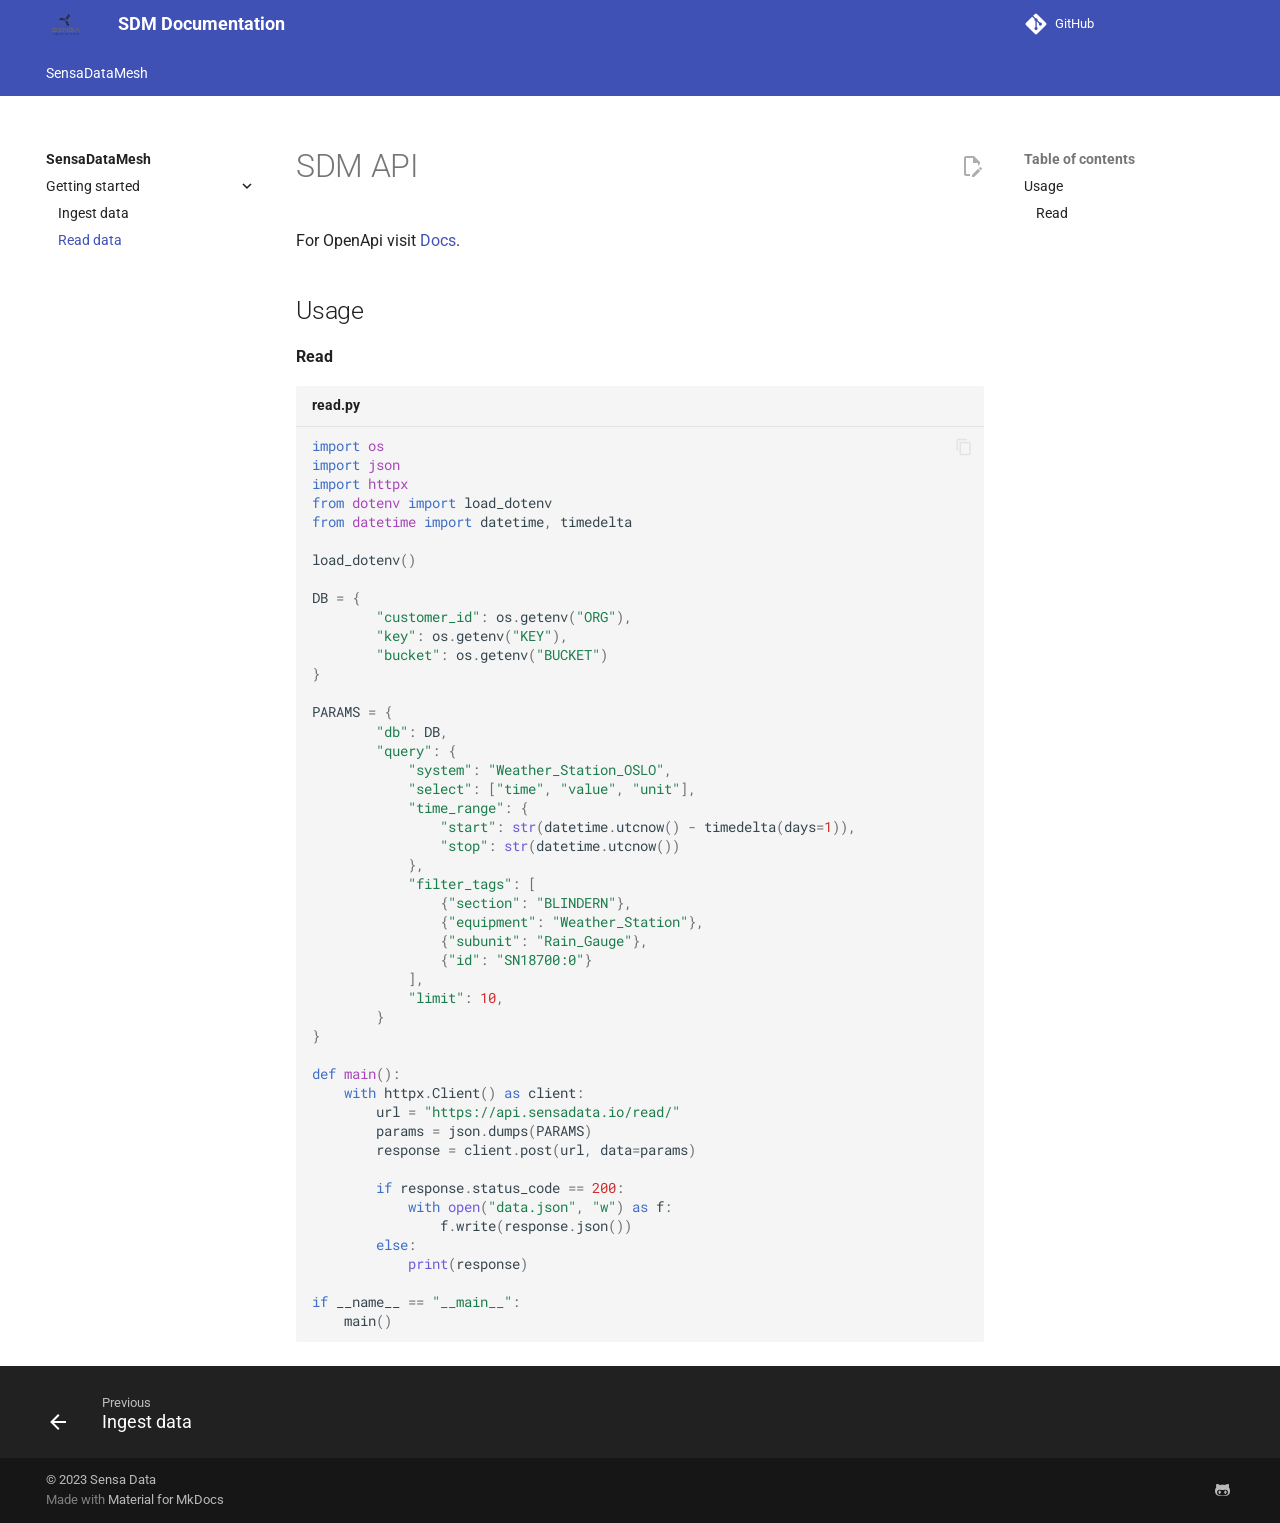
<file: examples/read/index.html>
<!doctype html>
<html lang="en" class="no-js">
  <head>
    
      <meta charset="utf-8">
      <meta name="viewport" content="width=device-width,initial-scale=1">
      
      
      
        <link rel="canonical" href="https://docs.sensadata.io/examples/read/">
      
      
        <link rel="prev" href="../ingest/">
      
      
      
      <link rel="icon" href="../../assets/favicon.png">
      <meta name="generator" content="mkdocs-1.5.3, mkdocs-material-9.5.15">
    
    
      
        <title>Read data - SDM Documentation</title>
      
    
    
      <link rel="stylesheet" href="../../assets/stylesheets/main.7e359304.min.css">
      
      


    
    
      
    
    
      
        
        
        <link rel="preconnect" href="https://fonts.gstatic.com" crossorigin>
        <link rel="stylesheet" href="https://fonts.googleapis.com/css?family=Roboto:300,300i,400,400i,700,700i%7CRoboto+Mono:400,400i,700,700i&display=fallback">
        <style>:root{--md-text-font:"Roboto";--md-code-font:"Roboto Mono"}</style>
      
    
    
    <script>__md_scope=new URL("../..",location),__md_hash=e=>[...e].reduce((e,_)=>(e<<5)-e+_.charCodeAt(0),0),__md_get=(e,_=localStorage,t=__md_scope)=>JSON.parse(_.getItem(t.pathname+"."+e)),__md_set=(e,_,t=localStorage,a=__md_scope)=>{try{t.setItem(a.pathname+"."+e,JSON.stringify(_))}catch(e){}}</script>
    
      

    
    
      
        <meta  property="og:type"  content="website" >
      
        <meta  property="og:title"  content="Read data - SDM Documentation" >
      
        <meta  property="og:description"  content="None" >
      
        <meta  property="og:image"  content="https://docs.sensadata.io/assets/images/social/examples/read.png" >
      
        <meta  property="og:image:type"  content="image/png" >
      
        <meta  property="og:image:width"  content="1200" >
      
        <meta  property="og:image:height"  content="630" >
      
        <meta  property="og:url"  content="https://docs.sensadata.io/examples/read/" >
      
        <meta  name="twitter:card"  content="summary_large_image" >
      
        <meta  name="twitter:title"  content="Read data - SDM Documentation" >
      
        <meta  name="twitter:description"  content="None" >
      
        <meta  name="twitter:image"  content="https://docs.sensadata.io/assets/images/social/examples/read.png" >
      
    
    
  </head>
  
  
    <body dir="ltr">
  
    
    <input class="md-toggle" data-md-toggle="drawer" type="checkbox" id="__drawer" autocomplete="off">
    <input class="md-toggle" data-md-toggle="search" type="checkbox" id="__search" autocomplete="off">
    <label class="md-overlay" for="__drawer"></label>
    <div data-md-component="skip">
      
        
        <a href="#sdm-api" class="md-skip">
          Skip to content
        </a>
      
    </div>
    <div data-md-component="announce">
      
    </div>
    
    
      

<header class="md-header" data-md-component="header">
  <nav class="md-header__inner md-grid" aria-label="Header">
    <a href="../.." title="SDM Documentation" class="md-header__button md-logo" aria-label="SDM Documentation" data-md-component="logo">
      
  <img src="../../assets/logo.png" alt="logo">

    </a>
    <label class="md-header__button md-icon" for="__drawer">
      
      <svg xmlns="http://www.w3.org/2000/svg" viewBox="0 0 24 24"><path d="M3 6h18v2H3V6m0 5h18v2H3v-2m0 5h18v2H3v-2Z"/></svg>
    </label>
    <div class="md-header__title" data-md-component="header-title">
      <div class="md-header__ellipsis">
        <div class="md-header__topic">
          <span class="md-ellipsis">
            SDM Documentation
          </span>
        </div>
        <div class="md-header__topic" data-md-component="header-topic">
          <span class="md-ellipsis">
            
              Read data
            
          </span>
        </div>
      </div>
    </div>
    
    
      <script>var media,input,key,value,palette=__md_get("__palette");if(palette&&palette.color){"(prefers-color-scheme)"===palette.color.media&&(media=matchMedia("(prefers-color-scheme: light)"),input=document.querySelector(media.matches?"[data-md-color-media='(prefers-color-scheme: light)']":"[data-md-color-media='(prefers-color-scheme: dark)']"),palette.color.media=input.getAttribute("data-md-color-media"),palette.color.scheme=input.getAttribute("data-md-color-scheme"),palette.color.primary=input.getAttribute("data-md-color-primary"),palette.color.accent=input.getAttribute("data-md-color-accent"));for([key,value]of Object.entries(palette.color))document.body.setAttribute("data-md-color-"+key,value)}</script>
    
    
    
    
      <div class="md-header__source">
        <a href="https://github.com/Sensa-Data/sensa-docs" title="Go to repository" class="md-source" data-md-component="source">
  <div class="md-source__icon md-icon">
    
    <svg xmlns="http://www.w3.org/2000/svg" viewBox="0 0 448 512"><!--! Font Awesome Free 6.5.1 by @fontawesome - https://fontawesome.com License - https://fontawesome.com/license/free (Icons: CC BY 4.0, Fonts: SIL OFL 1.1, Code: MIT License) Copyright 2023 Fonticons, Inc.--><path d="M439.55 236.05 244 40.45a28.87 28.87 0 0 0-40.81 0l-40.66 40.63 51.52 51.52c27.06-9.14 52.68 16.77 43.39 43.68l49.66 49.66c34.23-11.8 61.18 31 35.47 56.69-26.49 26.49-70.21-2.87-56-37.34L240.22 199v121.85c25.3 12.54 22.26 41.85 9.08 55a34.34 34.34 0 0 1-48.55 0c-17.57-17.6-11.07-46.91 11.25-56v-123c-20.8-8.51-24.6-30.74-18.64-45L142.57 101 8.45 235.14a28.86 28.86 0 0 0 0 40.81l195.61 195.6a28.86 28.86 0 0 0 40.8 0l194.69-194.69a28.86 28.86 0 0 0 0-40.81z"/></svg>
  </div>
  <div class="md-source__repository">
    GitHub
  </div>
</a>
      </div>
    
  </nav>
  
</header>
    
    <div class="md-container" data-md-component="container">
      
      
        
          
            
<nav class="md-tabs" aria-label="Tabs" data-md-component="tabs">
  <div class="md-grid">
    <ul class="md-tabs__list">
      
        
  
  
    
  
  
    
    
      <li class="md-tabs__item md-tabs__item--active">
        <a href="../.." class="md-tabs__link">
          
  
    
  
  SensaDataMesh

        </a>
      </li>
    
  

      
    </ul>
  </div>
</nav>
          
        
      
      <main class="md-main" data-md-component="main">
        <div class="md-main__inner md-grid">
          
            
              
              <div class="md-sidebar md-sidebar--primary" data-md-component="sidebar" data-md-type="navigation" >
                <div class="md-sidebar__scrollwrap">
                  <div class="md-sidebar__inner">
                    


  


<nav class="md-nav md-nav--primary md-nav--lifted" aria-label="Navigation" data-md-level="0">
  <label class="md-nav__title" for="__drawer">
    <a href="../.." title="SDM Documentation" class="md-nav__button md-logo" aria-label="SDM Documentation" data-md-component="logo">
      
  <img src="../../assets/logo.png" alt="logo">

    </a>
    SDM Documentation
  </label>
  
    <div class="md-nav__source">
      <a href="https://github.com/Sensa-Data/sensa-docs" title="Go to repository" class="md-source" data-md-component="source">
  <div class="md-source__icon md-icon">
    
    <svg xmlns="http://www.w3.org/2000/svg" viewBox="0 0 448 512"><!--! Font Awesome Free 6.5.1 by @fontawesome - https://fontawesome.com License - https://fontawesome.com/license/free (Icons: CC BY 4.0, Fonts: SIL OFL 1.1, Code: MIT License) Copyright 2023 Fonticons, Inc.--><path d="M439.55 236.05 244 40.45a28.87 28.87 0 0 0-40.81 0l-40.66 40.63 51.52 51.52c27.06-9.14 52.68 16.77 43.39 43.68l49.66 49.66c34.23-11.8 61.18 31 35.47 56.69-26.49 26.49-70.21-2.87-56-37.34L240.22 199v121.85c25.3 12.54 22.26 41.85 9.08 55a34.34 34.34 0 0 1-48.55 0c-17.57-17.6-11.07-46.91 11.25-56v-123c-20.8-8.51-24.6-30.74-18.64-45L142.57 101 8.45 235.14a28.86 28.86 0 0 0 0 40.81l195.61 195.6a28.86 28.86 0 0 0 40.8 0l194.69-194.69a28.86 28.86 0 0 0 0-40.81z"/></svg>
  </div>
  <div class="md-source__repository">
    GitHub
  </div>
</a>
    </div>
  
  <ul class="md-nav__list" data-md-scrollfix>
    
      
      
  
  
    
  
  
  
    
    
      
        
          
        
      
        
      
    
    
      
        
        
      
      
    
    
    <li class="md-nav__item md-nav__item--active md-nav__item--section md-nav__item--nested">
      
        
        
        <input class="md-nav__toggle md-toggle " type="checkbox" id="__nav_1" checked>
        
          
          
          <div class="md-nav__link md-nav__container">
            <a href="../.." class="md-nav__link ">
              
  
  <span class="md-ellipsis">
    SensaDataMesh
  </span>
  

            </a>
            
              
              <label class="md-nav__link " for="__nav_1" id="__nav_1_label" tabindex="">
                <span class="md-nav__icon md-icon"></span>
              </label>
            
          </div>
        
        <nav class="md-nav" data-md-level="1" aria-labelledby="__nav_1_label" aria-expanded="true">
          <label class="md-nav__title" for="__nav_1">
            <span class="md-nav__icon md-icon"></span>
            SensaDataMesh
          </label>
          <ul class="md-nav__list" data-md-scrollfix>
            
              
            
              
                
  
  
    
  
  
  
    
    
      
        
      
        
      
    
    
      
      
    
    
    <li class="md-nav__item md-nav__item--active md-nav__item--nested">
      
        
        
        <input class="md-nav__toggle md-toggle " type="checkbox" id="__nav_1_2" checked>
        
          
          <label class="md-nav__link" for="__nav_1_2" id="__nav_1_2_label" tabindex="0">
            
  
  <span class="md-ellipsis">
    Getting started
  </span>
  

            <span class="md-nav__icon md-icon"></span>
          </label>
        
        <nav class="md-nav" data-md-level="2" aria-labelledby="__nav_1_2_label" aria-expanded="true">
          <label class="md-nav__title" for="__nav_1_2">
            <span class="md-nav__icon md-icon"></span>
            Getting started
          </label>
          <ul class="md-nav__list" data-md-scrollfix>
            
              
                
  
  
  
  
    <li class="md-nav__item">
      <a href="../ingest/" class="md-nav__link">
        
  
  <span class="md-ellipsis">
    Ingest data
  </span>
  

      </a>
    </li>
  

              
            
              
                
  
  
    
  
  
  
    <li class="md-nav__item md-nav__item--active">
      
      <input class="md-nav__toggle md-toggle" type="checkbox" id="__toc">
      
      
        
      
      
        <label class="md-nav__link md-nav__link--active" for="__toc">
          
  
  <span class="md-ellipsis">
    Read data
  </span>
  

          <span class="md-nav__icon md-icon"></span>
        </label>
      
      <a href="./" class="md-nav__link md-nav__link--active">
        
  
  <span class="md-ellipsis">
    Read data
  </span>
  

      </a>
      
        

<nav class="md-nav md-nav--secondary" aria-label="Table of contents">
  
  
  
    
  
  
    <label class="md-nav__title" for="__toc">
      <span class="md-nav__icon md-icon"></span>
      Table of contents
    </label>
    <ul class="md-nav__list" data-md-component="toc" data-md-scrollfix>
      
        <li class="md-nav__item">
  <a href="#usage" class="md-nav__link">
    <span class="md-ellipsis">
      Usage
    </span>
  </a>
  
    <nav class="md-nav" aria-label="Usage">
      <ul class="md-nav__list">
        
          <li class="md-nav__item">
  <a href="#read" class="md-nav__link">
    <span class="md-ellipsis">
      Read
    </span>
  </a>
  
</li>
        
      </ul>
    </nav>
  
</li>
      
    </ul>
  
</nav>
      
    </li>
  

              
            
          </ul>
        </nav>
      
    </li>
  

              
            
          </ul>
        </nav>
      
    </li>
  

    
  </ul>
</nav>
                  </div>
                </div>
              </div>
            
            
              
              <div class="md-sidebar md-sidebar--secondary" data-md-component="sidebar" data-md-type="toc" >
                <div class="md-sidebar__scrollwrap">
                  <div class="md-sidebar__inner">
                    

<nav class="md-nav md-nav--secondary" aria-label="Table of contents">
  
  
  
    
  
  
    <label class="md-nav__title" for="__toc">
      <span class="md-nav__icon md-icon"></span>
      Table of contents
    </label>
    <ul class="md-nav__list" data-md-component="toc" data-md-scrollfix>
      
        <li class="md-nav__item">
  <a href="#usage" class="md-nav__link">
    <span class="md-ellipsis">
      Usage
    </span>
  </a>
  
    <nav class="md-nav" aria-label="Usage">
      <ul class="md-nav__list">
        
          <li class="md-nav__item">
  <a href="#read" class="md-nav__link">
    <span class="md-ellipsis">
      Read
    </span>
  </a>
  
</li>
        
      </ul>
    </nav>
  
</li>
      
    </ul>
  
</nav>
                  </div>
                </div>
              </div>
            
          
          
            <div class="md-content" data-md-component="content">
              <article class="md-content__inner md-typeset">
                
                  

  
    <a href="https://github.com/Sensa-Data/sensa-docs/edit/master/docs/examples/read.md" title="Edit this page" class="md-content__button md-icon">
      
      <svg xmlns="http://www.w3.org/2000/svg" viewBox="0 0 24 24"><path d="M10 20H6V4h7v5h5v3.1l2-2V8l-6-6H6c-1.1 0-2 .9-2 2v16c0 1.1.9 2 2 2h4v-2m10.2-7c.1 0 .3.1.4.2l1.3 1.3c.2.2.2.6 0 .8l-1 1-2.1-2.1 1-1c.1-.1.2-.2.4-.2m0 3.9L14.1 23H12v-2.1l6.1-6.1 2.1 2.1Z"/></svg>
    </a>
  
  


<h1 id="sdm-api">SDM API<a class="headerlink" href="#sdm-api" title="Permanent link">&para;</a></h1>
<p>For OpenApi visit <a href="https://api.sensadata.io/docs">Docs</a>.</p>
<h2 id="usage">Usage<a class="headerlink" href="#usage" title="Permanent link">&para;</a></h2>
<h4 id="read">Read<a class="headerlink" href="#read" title="Permanent link">&para;</a></h4>
<div class="highlight"><span class="filename">read.py</span><pre><span></span><code><a id="__codelineno-0-1" name="__codelineno-0-1" href="#__codelineno-0-1"></a><span class="kn">import</span> <span class="nn">os</span>
<a id="__codelineno-0-2" name="__codelineno-0-2" href="#__codelineno-0-2"></a><span class="kn">import</span> <span class="nn">json</span>
<a id="__codelineno-0-3" name="__codelineno-0-3" href="#__codelineno-0-3"></a><span class="kn">import</span> <span class="nn">httpx</span>
<a id="__codelineno-0-4" name="__codelineno-0-4" href="#__codelineno-0-4"></a><span class="kn">from</span> <span class="nn">dotenv</span> <span class="kn">import</span> <span class="n">load_dotenv</span>
<a id="__codelineno-0-5" name="__codelineno-0-5" href="#__codelineno-0-5"></a><span class="kn">from</span> <span class="nn">datetime</span> <span class="kn">import</span> <span class="n">datetime</span><span class="p">,</span> <span class="n">timedelta</span>
<a id="__codelineno-0-6" name="__codelineno-0-6" href="#__codelineno-0-6"></a>
<a id="__codelineno-0-7" name="__codelineno-0-7" href="#__codelineno-0-7"></a><span class="n">load_dotenv</span><span class="p">()</span>
<a id="__codelineno-0-8" name="__codelineno-0-8" href="#__codelineno-0-8"></a>
<a id="__codelineno-0-9" name="__codelineno-0-9" href="#__codelineno-0-9"></a><span class="n">DB</span> <span class="o">=</span> <span class="p">{</span>
<a id="__codelineno-0-10" name="__codelineno-0-10" href="#__codelineno-0-10"></a>        <span class="s2">&quot;customer_id&quot;</span><span class="p">:</span> <span class="n">os</span><span class="o">.</span><span class="n">getenv</span><span class="p">(</span><span class="s2">&quot;ORG&quot;</span><span class="p">),</span>
<a id="__codelineno-0-11" name="__codelineno-0-11" href="#__codelineno-0-11"></a>        <span class="s2">&quot;key&quot;</span><span class="p">:</span> <span class="n">os</span><span class="o">.</span><span class="n">getenv</span><span class="p">(</span><span class="s2">&quot;KEY&quot;</span><span class="p">),</span>
<a id="__codelineno-0-12" name="__codelineno-0-12" href="#__codelineno-0-12"></a>        <span class="s2">&quot;bucket&quot;</span><span class="p">:</span> <span class="n">os</span><span class="o">.</span><span class="n">getenv</span><span class="p">(</span><span class="s2">&quot;BUCKET&quot;</span><span class="p">)</span>
<a id="__codelineno-0-13" name="__codelineno-0-13" href="#__codelineno-0-13"></a><span class="p">}</span>
<a id="__codelineno-0-14" name="__codelineno-0-14" href="#__codelineno-0-14"></a>
<a id="__codelineno-0-15" name="__codelineno-0-15" href="#__codelineno-0-15"></a><span class="n">PARAMS</span> <span class="o">=</span> <span class="p">{</span>
<a id="__codelineno-0-16" name="__codelineno-0-16" href="#__codelineno-0-16"></a>        <span class="s2">&quot;db&quot;</span><span class="p">:</span> <span class="n">DB</span><span class="p">,</span>
<a id="__codelineno-0-17" name="__codelineno-0-17" href="#__codelineno-0-17"></a>        <span class="s2">&quot;query&quot;</span><span class="p">:</span> <span class="p">{</span>
<a id="__codelineno-0-18" name="__codelineno-0-18" href="#__codelineno-0-18"></a>            <span class="s2">&quot;system&quot;</span><span class="p">:</span> <span class="s2">&quot;Weather_Station_OSLO&quot;</span><span class="p">,</span>
<a id="__codelineno-0-19" name="__codelineno-0-19" href="#__codelineno-0-19"></a>            <span class="s2">&quot;select&quot;</span><span class="p">:</span> <span class="p">[</span><span class="s2">&quot;time&quot;</span><span class="p">,</span> <span class="s2">&quot;value&quot;</span><span class="p">,</span> <span class="s2">&quot;unit&quot;</span><span class="p">],</span>
<a id="__codelineno-0-20" name="__codelineno-0-20" href="#__codelineno-0-20"></a>            <span class="s2">&quot;time_range&quot;</span><span class="p">:</span> <span class="p">{</span>
<a id="__codelineno-0-21" name="__codelineno-0-21" href="#__codelineno-0-21"></a>                <span class="s2">&quot;start&quot;</span><span class="p">:</span> <span class="nb">str</span><span class="p">(</span><span class="n">datetime</span><span class="o">.</span><span class="n">utcnow</span><span class="p">()</span> <span class="o">-</span> <span class="n">timedelta</span><span class="p">(</span><span class="n">days</span><span class="o">=</span><span class="mi">1</span><span class="p">)),</span>
<a id="__codelineno-0-22" name="__codelineno-0-22" href="#__codelineno-0-22"></a>                <span class="s2">&quot;stop&quot;</span><span class="p">:</span> <span class="nb">str</span><span class="p">(</span><span class="n">datetime</span><span class="o">.</span><span class="n">utcnow</span><span class="p">())</span>
<a id="__codelineno-0-23" name="__codelineno-0-23" href="#__codelineno-0-23"></a>            <span class="p">},</span>
<a id="__codelineno-0-24" name="__codelineno-0-24" href="#__codelineno-0-24"></a>            <span class="s2">&quot;filter_tags&quot;</span><span class="p">:</span> <span class="p">[</span>
<a id="__codelineno-0-25" name="__codelineno-0-25" href="#__codelineno-0-25"></a>                <span class="p">{</span><span class="s2">&quot;section&quot;</span><span class="p">:</span> <span class="s2">&quot;BLINDERN&quot;</span><span class="p">},</span>
<a id="__codelineno-0-26" name="__codelineno-0-26" href="#__codelineno-0-26"></a>                <span class="p">{</span><span class="s2">&quot;equipment&quot;</span><span class="p">:</span> <span class="s2">&quot;Weather_Station&quot;</span><span class="p">},</span>
<a id="__codelineno-0-27" name="__codelineno-0-27" href="#__codelineno-0-27"></a>                <span class="p">{</span><span class="s2">&quot;subunit&quot;</span><span class="p">:</span> <span class="s2">&quot;Rain_Gauge&quot;</span><span class="p">},</span>
<a id="__codelineno-0-28" name="__codelineno-0-28" href="#__codelineno-0-28"></a>                <span class="p">{</span><span class="s2">&quot;id&quot;</span><span class="p">:</span> <span class="s2">&quot;SN18700:0&quot;</span><span class="p">}</span>
<a id="__codelineno-0-29" name="__codelineno-0-29" href="#__codelineno-0-29"></a>            <span class="p">],</span>
<a id="__codelineno-0-30" name="__codelineno-0-30" href="#__codelineno-0-30"></a>            <span class="s2">&quot;limit&quot;</span><span class="p">:</span> <span class="mi">10</span><span class="p">,</span>
<a id="__codelineno-0-31" name="__codelineno-0-31" href="#__codelineno-0-31"></a>        <span class="p">}</span>
<a id="__codelineno-0-32" name="__codelineno-0-32" href="#__codelineno-0-32"></a><span class="p">}</span>
<a id="__codelineno-0-33" name="__codelineno-0-33" href="#__codelineno-0-33"></a>
<a id="__codelineno-0-34" name="__codelineno-0-34" href="#__codelineno-0-34"></a><span class="k">def</span> <span class="nf">main</span><span class="p">():</span>
<a id="__codelineno-0-35" name="__codelineno-0-35" href="#__codelineno-0-35"></a>    <span class="k">with</span> <span class="n">httpx</span><span class="o">.</span><span class="n">Client</span><span class="p">()</span> <span class="k">as</span> <span class="n">client</span><span class="p">:</span>
<a id="__codelineno-0-36" name="__codelineno-0-36" href="#__codelineno-0-36"></a>        <span class="n">url</span> <span class="o">=</span> <span class="s2">&quot;https://api.sensadata.io/read/&quot;</span>
<a id="__codelineno-0-37" name="__codelineno-0-37" href="#__codelineno-0-37"></a>        <span class="n">params</span> <span class="o">=</span> <span class="n">json</span><span class="o">.</span><span class="n">dumps</span><span class="p">(</span><span class="n">PARAMS</span><span class="p">)</span>
<a id="__codelineno-0-38" name="__codelineno-0-38" href="#__codelineno-0-38"></a>        <span class="n">response</span> <span class="o">=</span> <span class="n">client</span><span class="o">.</span><span class="n">post</span><span class="p">(</span><span class="n">url</span><span class="p">,</span> <span class="n">data</span><span class="o">=</span><span class="n">params</span><span class="p">)</span>
<a id="__codelineno-0-39" name="__codelineno-0-39" href="#__codelineno-0-39"></a>
<a id="__codelineno-0-40" name="__codelineno-0-40" href="#__codelineno-0-40"></a>        <span class="k">if</span> <span class="n">response</span><span class="o">.</span><span class="n">status_code</span> <span class="o">==</span> <span class="mi">200</span><span class="p">:</span>
<a id="__codelineno-0-41" name="__codelineno-0-41" href="#__codelineno-0-41"></a>            <span class="k">with</span> <span class="nb">open</span><span class="p">(</span><span class="s2">&quot;data.json&quot;</span><span class="p">,</span> <span class="s2">&quot;w&quot;</span><span class="p">)</span> <span class="k">as</span> <span class="n">f</span><span class="p">:</span>
<a id="__codelineno-0-42" name="__codelineno-0-42" href="#__codelineno-0-42"></a>                <span class="n">f</span><span class="o">.</span><span class="n">write</span><span class="p">(</span><span class="n">response</span><span class="o">.</span><span class="n">json</span><span class="p">())</span>
<a id="__codelineno-0-43" name="__codelineno-0-43" href="#__codelineno-0-43"></a>        <span class="k">else</span><span class="p">:</span>
<a id="__codelineno-0-44" name="__codelineno-0-44" href="#__codelineno-0-44"></a>            <span class="nb">print</span><span class="p">(</span><span class="n">response</span><span class="p">)</span>
<a id="__codelineno-0-45" name="__codelineno-0-45" href="#__codelineno-0-45"></a>
<a id="__codelineno-0-46" name="__codelineno-0-46" href="#__codelineno-0-46"></a><span class="k">if</span> <span class="vm">__name__</span> <span class="o">==</span> <span class="s2">&quot;__main__&quot;</span><span class="p">:</span>
<a id="__codelineno-0-47" name="__codelineno-0-47" href="#__codelineno-0-47"></a>    <span class="n">main</span><span class="p">()</span>
</code></pre></div>







  
  






                
              </article>
            </div>
          
          
  <script>var tabs=__md_get("__tabs");if(Array.isArray(tabs))e:for(var set of document.querySelectorAll(".tabbed-set")){var tab,labels=set.querySelector(".tabbed-labels");for(tab of tabs)for(var label of labels.getElementsByTagName("label"))if(label.innerText.trim()===tab){var input=document.getElementById(label.htmlFor);input.checked=!0;continue e}}</script>

<script>var target=document.getElementById(location.hash.slice(1));target&&target.name&&(target.checked=target.name.startsWith("__tabbed_"))</script>
        </div>
        
      </main>
      
        <footer class="md-footer">
  
    
      
      <nav class="md-footer__inner md-grid" aria-label="Footer" >
        
          
          <a href="../ingest/" class="md-footer__link md-footer__link--prev" aria-label="Previous: Ingest data">
            <div class="md-footer__button md-icon">
              
              <svg xmlns="http://www.w3.org/2000/svg" viewBox="0 0 24 24"><path d="M20 11v2H8l5.5 5.5-1.42 1.42L4.16 12l7.92-7.92L13.5 5.5 8 11h12Z"/></svg>
            </div>
            <div class="md-footer__title">
              <span class="md-footer__direction">
                Previous
              </span>
              <div class="md-ellipsis">
                Ingest data
              </div>
            </div>
          </a>
        
        
      </nav>
    
  
  <div class="md-footer-meta md-typeset">
    <div class="md-footer-meta__inner md-grid">
      <div class="md-copyright">
  
    <div class="md-copyright__highlight">
      &copy; 2023 <a href="https://github.com/Sensa-Data"  target="_blank" rel="noopener">Sensa Data</a>

    </div>
  
  
    Made with
    <a href="https://squidfunk.github.io/mkdocs-material/" target="_blank" rel="noopener">
      Material for MkDocs
    </a>
  
</div>
      
        <div class="md-social">
  
    
    
    
    
      
      
    
    <a href="https://github.com/Sensa-Data" target="_blank" rel="noopener" title="github.com" class="md-social__link">
      <svg xmlns="http://www.w3.org/2000/svg" viewBox="0 0 480 512"><!--! Font Awesome Free 6.5.1 by @fontawesome - https://fontawesome.com License - https://fontawesome.com/license/free (Icons: CC BY 4.0, Fonts: SIL OFL 1.1, Code: MIT License) Copyright 2023 Fonticons, Inc.--><path d="M186.1 328.7c0 20.9-10.9 55.1-36.7 55.1s-36.7-34.2-36.7-55.1 10.9-55.1 36.7-55.1 36.7 34.2 36.7 55.1zM480 278.2c0 31.9-3.2 65.7-17.5 95-37.9 76.6-142.1 74.8-216.7 74.8-75.8 0-186.2 2.7-225.6-74.8-14.6-29-20.2-63.1-20.2-95 0-41.9 13.9-81.5 41.5-113.6-5.2-15.8-7.7-32.4-7.7-48.8 0-21.5 4.9-32.3 14.6-51.8 45.3 0 74.3 9 108.8 36 29-6.9 58.8-10 88.7-10 27 0 54.2 2.9 80.4 9.2 34-26.7 63-35.2 107.8-35.2 9.8 19.5 14.6 30.3 14.6 51.8 0 16.4-2.6 32.7-7.7 48.2 27.5 32.4 39 72.3 39 114.2zm-64.3 50.5c0-43.9-26.7-82.6-73.5-82.6-18.9 0-37 3.4-56 6-14.9 2.3-29.8 3.2-45.1 3.2-15.2 0-30.1-.9-45.1-3.2-18.7-2.6-37-6-56-6-46.8 0-73.5 38.7-73.5 82.6 0 87.8 80.4 101.3 150.4 101.3h48.2c70.3 0 150.6-13.4 150.6-101.3zm-82.6-55.1c-25.8 0-36.7 34.2-36.7 55.1s10.9 55.1 36.7 55.1 36.7-34.2 36.7-55.1-10.9-55.1-36.7-55.1z"/></svg>
    </a>
  
</div>
      
    </div>
  </div>
</footer>
      
    </div>
    <div class="md-dialog" data-md-component="dialog">
      <div class="md-dialog__inner md-typeset"></div>
    </div>
    
    
    <script id="__config" type="application/json">{"base": "../..", "features": ["content.action.edit", "content.code.copy", "content.code.annotate", "content.tabs.link", "navigation.footer", "navigation.instant", "navigation.tabs", "navigation.indexes", "search.suggest", "search.highlight", "search.share"], "search": "../../assets/javascripts/workers/search.b8dbb3d2.min.js", "translations": {"clipboard.copied": "Copied to clipboard", "clipboard.copy": "Copy to clipboard", "search.result.more.one": "1 more on this page", "search.result.more.other": "# more on this page", "search.result.none": "No matching documents", "search.result.one": "1 matching document", "search.result.other": "# matching documents", "search.result.placeholder": "Type to start searching", "search.result.term.missing": "Missing", "select.version": "Select version"}}</script>
    
    
      <script src="../../assets/javascripts/bundle.bd41221c.min.js"></script>
      
    
  </body>
</html>
</file>
<file: assets/stylesheets/main.7e359304.min.css>
@charset "UTF-8";html{-webkit-text-size-adjust:none;-moz-text-size-adjust:none;text-size-adjust:none;box-sizing:border-box}*,:after,:before{box-sizing:inherit}@media (prefers-reduced-motion){*,:after,:before{transition:none!important}}body{margin:0}a,button,input,label{-webkit-tap-highlight-color:transparent}a{color:inherit;text-decoration:none}hr{border:0;box-sizing:initial;display:block;height:.05rem;overflow:visible;padding:0}small{font-size:80%}sub,sup{line-height:1em}img{border-style:none}table{border-collapse:initial;border-spacing:0}td,th{font-weight:400;vertical-align:top}button{background:#0000;border:0;font-family:inherit;font-size:inherit;margin:0;padding:0}input{border:0;outline:none}:root{--md-primary-fg-color:#4051b5;--md-primary-fg-color--light:#5d6cc0;--md-primary-fg-color--dark:#303fa1;--md-primary-bg-color:#fff;--md-primary-bg-color--light:#ffffffb3;--md-accent-fg-color:#526cfe;--md-accent-fg-color--transparent:#526cfe1a;--md-accent-bg-color:#fff;--md-accent-bg-color--light:#ffffffb3}[data-md-color-scheme=default]{color-scheme:light}[data-md-color-scheme=default] img[src$="#gh-dark-mode-only"],[data-md-color-scheme=default] img[src$="#only-dark"]{display:none}:root,[data-md-color-scheme=default]{--md-hue:225deg;--md-default-fg-color:#000000de;--md-default-fg-color--light:#0000008a;--md-default-fg-color--lighter:#00000052;--md-default-fg-color--lightest:#00000012;--md-default-bg-color:#fff;--md-default-bg-color--light:#ffffffb3;--md-default-bg-color--lighter:#ffffff4d;--md-default-bg-color--lightest:#ffffff1f;--md-code-fg-color:#36464e;--md-code-bg-color:#f5f5f5;--md-code-hl-color:#4287ff;--md-code-hl-color--light:#4287ff1a;--md-code-hl-number-color:#d52a2a;--md-code-hl-special-color:#db1457;--md-code-hl-function-color:#a846b9;--md-code-hl-constant-color:#6e59d9;--md-code-hl-keyword-color:#3f6ec6;--md-code-hl-string-color:#1c7d4d;--md-code-hl-name-color:var(--md-code-fg-color);--md-code-hl-operator-color:var(--md-default-fg-color--light);--md-code-hl-punctuation-color:var(--md-default-fg-color--light);--md-code-hl-comment-color:var(--md-default-fg-color--light);--md-code-hl-generic-color:var(--md-default-fg-color--light);--md-code-hl-variable-color:var(--md-default-fg-color--light);--md-typeset-color:var(--md-default-fg-color);--md-typeset-a-color:var(--md-primary-fg-color);--md-typeset-del-color:#f5503d26;--md-typeset-ins-color:#0bd57026;--md-typeset-kbd-color:#fafafa;--md-typeset-kbd-accent-color:#fff;--md-typeset-kbd-border-color:#b8b8b8;--md-typeset-mark-color:#ffff0080;--md-typeset-table-color:#0000001f;--md-typeset-table-color--light:rgba(0,0,0,.035);--md-admonition-fg-color:var(--md-default-fg-color);--md-admonition-bg-color:var(--md-default-bg-color);--md-warning-fg-color:#000000de;--md-warning-bg-color:#ff9;--md-footer-fg-color:#fff;--md-footer-fg-color--light:#ffffffb3;--md-footer-fg-color--lighter:#ffffff73;--md-footer-bg-color:#000000de;--md-footer-bg-color--dark:#00000052;--md-shadow-z1:0 0.2rem 0.5rem #0000000d,0 0 0.05rem #0000001a;--md-shadow-z2:0 0.2rem 0.5rem #0000001a,0 0 0.05rem #00000040;--md-shadow-z3:0 0.2rem 0.5rem #0003,0 0 0.05rem #00000059}.md-icon svg{fill:currentcolor;display:block;height:1.2rem;width:1.2rem}body{-webkit-font-smoothing:antialiased;-moz-osx-font-smoothing:grayscale;--md-text-font-family:var(--md-text-font,_),-apple-system,BlinkMacSystemFont,Helvetica,Arial,sans-serif;--md-code-font-family:var(--md-code-font,_),SFMono-Regular,Consolas,Menlo,monospace}aside,body,input{font-feature-settings:"kern","liga";color:var(--md-typeset-color);font-family:var(--md-text-font-family)}code,kbd,pre{font-feature-settings:"kern";font-family:var(--md-code-font-family)}:root{--md-typeset-table-sort-icon:url('data:image/svg+xml;charset=utf-8,<svg xmlns="http://www.w3.org/2000/svg" viewBox="0 0 24 24"><path d="m18 21-4-4h3V7h-3l4-4 4 4h-3v10h3M2 19v-2h10v2M2 13v-2h7v2M2 7V5h4v2H2Z"/></svg>');--md-typeset-table-sort-icon--asc:url('data:image/svg+xml;charset=utf-8,<svg xmlns="http://www.w3.org/2000/svg" viewBox="0 0 24 24"><path d="M19 17h3l-4 4-4-4h3V3h2M2 17h10v2H2M6 5v2H2V5m0 6h7v2H2v-2Z"/></svg>');--md-typeset-table-sort-icon--desc:url('data:image/svg+xml;charset=utf-8,<svg xmlns="http://www.w3.org/2000/svg" viewBox="0 0 24 24"><path d="M19 7h3l-4-4-4 4h3v14h2M2 17h10v2H2M6 5v2H2V5m0 6h7v2H2v-2Z"/></svg>')}.md-typeset{-webkit-print-color-adjust:exact;color-adjust:exact;font-size:.8rem;line-height:1.6}@media print{.md-typeset{font-size:.68rem}}.md-typeset blockquote,.md-typeset dl,.md-typeset figure,.md-typeset ol,.md-typeset pre,.md-typeset ul{margin-bottom:1em;margin-top:1em}.md-typeset h1{color:var(--md-default-fg-color--light);font-size:2em;line-height:1.3;margin:0 0 1.25em}.md-typeset h1,.md-typeset h2{font-weight:300;letter-spacing:-.01em}.md-typeset h2{font-size:1.5625em;line-height:1.4;margin:1.6em 0 .64em}.md-typeset h3{font-size:1.25em;font-weight:400;letter-spacing:-.01em;line-height:1.5;margin:1.6em 0 .8em}.md-typeset h2+h3{margin-top:.8em}.md-typeset h4{font-weight:700;letter-spacing:-.01em;margin:1em 0}.md-typeset h5,.md-typeset h6{color:var(--md-default-fg-color--light);font-size:.8em;font-weight:700;letter-spacing:-.01em;margin:1.25em 0}.md-typeset h5{text-transform:uppercase}.md-typeset hr{border-bottom:.05rem solid var(--md-default-fg-color--lightest);display:flow-root;margin:1.5em 0}.md-typeset a{color:var(--md-typeset-a-color);word-break:break-word}.md-typeset a,.md-typeset a:before{transition:color 125ms}.md-typeset a:focus,.md-typeset a:hover{color:var(--md-accent-fg-color)}.md-typeset a:focus code,.md-typeset a:hover code{background-color:var(--md-accent-fg-color--transparent)}.md-typeset a code{color:currentcolor;transition:background-color 125ms}.md-typeset a.focus-visible{outline-color:var(--md-accent-fg-color);outline-offset:.2rem}.md-typeset code,.md-typeset kbd,.md-typeset pre{color:var(--md-code-fg-color);direction:ltr;font-variant-ligatures:none}@media print{.md-typeset code,.md-typeset kbd,.md-typeset pre{white-space:pre-wrap}}.md-typeset code{background-color:var(--md-code-bg-color);border-radius:.1rem;-webkit-box-decoration-break:clone;box-decoration-break:clone;font-size:.85em;padding:0 .2941176471em;word-break:break-word}.md-typeset code:not(.focus-visible){-webkit-tap-highlight-color:transparent;outline:none}.md-typeset pre{display:flow-root;line-height:1.4;position:relative}.md-typeset pre>code{-webkit-box-decoration-break:slice;box-decoration-break:slice;box-shadow:none;display:block;margin:0;outline-color:var(--md-accent-fg-color);overflow:auto;padding:.7720588235em 1.1764705882em;scrollbar-color:var(--md-default-fg-color--lighter) #0000;scrollbar-width:thin;touch-action:auto;word-break:normal}.md-typeset pre>code:hover{scrollbar-color:var(--md-accent-fg-color) #0000}.md-typeset pre>code::-webkit-scrollbar{height:.2rem;width:.2rem}.md-typeset pre>code::-webkit-scrollbar-thumb{background-color:var(--md-default-fg-color--lighter)}.md-typeset pre>code::-webkit-scrollbar-thumb:hover{background-color:var(--md-accent-fg-color)}.md-typeset kbd{background-color:var(--md-typeset-kbd-color);border-radius:.1rem;box-shadow:0 .1rem 0 .05rem var(--md-typeset-kbd-border-color),0 .1rem 0 var(--md-typeset-kbd-border-color),0 -.1rem .2rem var(--md-typeset-kbd-accent-color) inset;color:var(--md-default-fg-color);display:inline-block;font-size:.75em;padding:0 .6666666667em;vertical-align:text-top;word-break:break-word}.md-typeset mark{background-color:var(--md-typeset-mark-color);-webkit-box-decoration-break:clone;box-decoration-break:clone;color:inherit;word-break:break-word}.md-typeset abbr{border-bottom:.05rem dotted var(--md-default-fg-color--light);cursor:help;text-decoration:none}.md-typeset small{opacity:.75}[dir=ltr] .md-typeset sub,[dir=ltr] .md-typeset sup{margin-left:.078125em}[dir=rtl] .md-typeset sub,[dir=rtl] .md-typeset sup{margin-right:.078125em}[dir=ltr] .md-typeset blockquote{padding-left:.6rem}[dir=rtl] .md-typeset blockquote{padding-right:.6rem}[dir=ltr] .md-typeset blockquote{border-left:.2rem solid var(--md-default-fg-color--lighter)}[dir=rtl] .md-typeset blockquote{border-right:.2rem solid var(--md-default-fg-color--lighter)}.md-typeset blockquote{color:var(--md-default-fg-color--light);margin-left:0;margin-right:0}.md-typeset ul{list-style-type:disc}[dir=ltr] .md-typeset ol,[dir=ltr] .md-typeset ul{margin-left:.625em}[dir=rtl] .md-typeset ol,[dir=rtl] .md-typeset ul{margin-right:.625em}.md-typeset ol,.md-typeset ul{padding:0}.md-typeset ol:not([hidden]),.md-typeset ul:not([hidden]){display:flow-root}.md-typeset ol ol,.md-typeset ul ol{list-style-type:lower-alpha}.md-typeset ol ol ol,.md-typeset ul ol ol{list-style-type:lower-roman}[dir=ltr] .md-typeset ol li,[dir=ltr] .md-typeset ul li{margin-left:1.25em}[dir=rtl] .md-typeset ol li,[dir=rtl] .md-typeset ul li{margin-right:1.25em}.md-typeset ol li,.md-typeset ul li{margin-bottom:.5em}.md-typeset ol li blockquote,.md-typeset ol li p,.md-typeset ul li blockquote,.md-typeset ul li p{margin:.5em 0}.md-typeset ol li:last-child,.md-typeset ul li:last-child{margin-bottom:0}[dir=ltr] .md-typeset ol li ol,[dir=ltr] .md-typeset ol li ul,[dir=ltr] .md-typeset ul li ol,[dir=ltr] .md-typeset ul li ul{margin-left:.625em}[dir=rtl] .md-typeset ol li ol,[dir=rtl] .md-typeset ol li ul,[dir=rtl] .md-typeset ul li ol,[dir=rtl] .md-typeset ul li ul{margin-right:.625em}.md-typeset ol li ol,.md-typeset ol li ul,.md-typeset ul li ol,.md-typeset ul li ul{margin-bottom:.5em;margin-top:.5em}[dir=ltr] .md-typeset dd{margin-left:1.875em}[dir=rtl] .md-typeset dd{margin-right:1.875em}.md-typeset dd{margin-bottom:1.5em;margin-top:1em}.md-typeset img,.md-typeset svg,.md-typeset video{height:auto;max-width:100%}.md-typeset img[align=left]{margin:1em 1em 1em 0}.md-typeset img[align=right]{margin:1em 0 1em 1em}.md-typeset img[align]:only-child{margin-top:0}.md-typeset figure{display:flow-root;margin:1em auto;max-width:100%;text-align:center;width:-webkit-fit-content;width:-moz-fit-content;width:fit-content}.md-typeset figure img{display:block;margin:0 auto}.md-typeset figcaption{font-style:italic;margin:1em auto;max-width:24rem}.md-typeset iframe{max-width:100%}.md-typeset table:not([class]){background-color:var(--md-default-bg-color);border:.05rem solid var(--md-typeset-table-color);border-radius:.1rem;display:inline-block;font-size:.64rem;max-width:100%;overflow:auto;touch-action:auto}@media print{.md-typeset table:not([class]){display:table}}.md-typeset table:not([class])+*{margin-top:1.5em}.md-typeset table:not([class]) td>:first-child,.md-typeset table:not([class]) th>:first-child{margin-top:0}.md-typeset table:not([class]) td>:last-child,.md-typeset table:not([class]) th>:last-child{margin-bottom:0}.md-typeset table:not([class]) td:not([align]),.md-typeset table:not([class]) th:not([align]){text-align:left}[dir=rtl] .md-typeset table:not([class]) td:not([align]),[dir=rtl] .md-typeset table:not([class]) th:not([align]){text-align:right}.md-typeset table:not([class]) th{font-weight:700;min-width:5rem;padding:.9375em 1.25em;vertical-align:top}.md-typeset table:not([class]) td{border-top:.05rem solid var(--md-typeset-table-color);padding:.9375em 1.25em;vertical-align:top}.md-typeset table:not([class]) tbody tr{transition:background-color 125ms}.md-typeset table:not([class]) tbody tr:hover{background-color:var(--md-typeset-table-color--light);box-shadow:0 .05rem 0 var(--md-default-bg-color) inset}.md-typeset table:not([class]) a{word-break:normal}.md-typeset table th[role=columnheader]{cursor:pointer}[dir=ltr] .md-typeset table th[role=columnheader]:after{margin-left:.5em}[dir=rtl] .md-typeset table th[role=columnheader]:after{margin-right:.5em}.md-typeset table th[role=columnheader]:after{content:"";display:inline-block;height:1.2em;-webkit-mask-image:var(--md-typeset-table-sort-icon);mask-image:var(--md-typeset-table-sort-icon);-webkit-mask-repeat:no-repeat;mask-repeat:no-repeat;-webkit-mask-size:contain;mask-size:contain;transition:background-color 125ms;vertical-align:text-bottom;width:1.2em}.md-typeset table th[role=columnheader]:hover:after{background-color:var(--md-default-fg-color--lighter)}.md-typeset table th[role=columnheader][aria-sort=ascending]:after{background-color:var(--md-default-fg-color--light);-webkit-mask-image:var(--md-typeset-table-sort-icon--asc);mask-image:var(--md-typeset-table-sort-icon--asc)}.md-typeset table th[role=columnheader][aria-sort=descending]:after{background-color:var(--md-default-fg-color--light);-webkit-mask-image:var(--md-typeset-table-sort-icon--desc);mask-image:var(--md-typeset-table-sort-icon--desc)}.md-typeset__scrollwrap{margin:1em -.8rem;overflow-x:auto;touch-action:auto}.md-typeset__table{display:inline-block;margin-bottom:.5em;padding:0 .8rem}@media print{.md-typeset__table{display:block}}html .md-typeset__table table{display:table;margin:0;overflow:hidden;width:100%}@media screen and (max-width:44.984375em){.md-content__inner>pre{margin:1em -.8rem}.md-content__inner>pre code{border-radius:0}}.md-typeset .md-author{border-radius:100%;display:block;flex-shrink:0;height:1.6rem;overflow:hidden;position:relative;transition:color 125ms,transform 125ms;width:1.6rem}.md-typeset .md-author img{display:block}.md-typeset .md-author--more{background:var(--md-default-fg-color--lightest);color:var(--md-default-fg-color--lighter);font-size:.6rem;font-weight:700;line-height:1.6rem;text-align:center}.md-typeset .md-author--long{height:2.4rem;width:2.4rem}.md-typeset a.md-author{transform:scale(1)}.md-typeset a.md-author img{filter:grayscale(100%) opacity(75%);transition:filter 125ms}.md-typeset a.md-author:focus,.md-typeset a.md-author:hover{transform:scale(1.1);z-index:1}.md-typeset a.md-author:focus img,.md-typeset a.md-author:hover img{filter:grayscale(0)}.md-banner{background-color:var(--md-footer-bg-color);color:var(--md-footer-fg-color);overflow:auto}@media print{.md-banner{display:none}}.md-banner--warning{background-color:var(--md-warning-bg-color);color:var(--md-warning-fg-color)}.md-banner__inner{font-size:.7rem;margin:.6rem auto;padding:0 .8rem}[dir=ltr] .md-banner__button{float:right}[dir=rtl] .md-banner__button{float:left}.md-banner__button{color:inherit;cursor:pointer;transition:opacity .25s}.no-js .md-banner__button{display:none}.md-banner__button:hover{opacity:.7}html{font-size:125%;height:100%;overflow-x:hidden}@media screen and (min-width:100em){html{font-size:137.5%}}@media screen and (min-width:125em){html{font-size:150%}}body{background-color:var(--md-default-bg-color);display:flex;flex-direction:column;font-size:.5rem;min-height:100%;position:relative;width:100%}@media print{body{display:block}}@media screen and (max-width:59.984375em){body[data-md-scrolllock]{position:fixed}}.md-grid{margin-left:auto;margin-right:auto;max-width:61rem}.md-container{display:flex;flex-direction:column;flex-grow:1}@media print{.md-container{display:block}}.md-main{flex-grow:1}.md-main__inner{display:flex;height:100%;margin-top:1.5rem}.md-ellipsis{overflow:hidden;text-overflow:ellipsis}.md-toggle{display:none}.md-option{height:0;opacity:0;position:absolute;width:0}.md-option:checked+label:not([hidden]){display:block}.md-option.focus-visible+label{outline-color:var(--md-accent-fg-color);outline-style:auto}.md-skip{background-color:var(--md-default-fg-color);border-radius:.1rem;color:var(--md-default-bg-color);font-size:.64rem;margin:.5rem;opacity:0;outline-color:var(--md-accent-fg-color);padding:.3rem .5rem;position:fixed;transform:translateY(.4rem);z-index:-1}.md-skip:focus{opacity:1;transform:translateY(0);transition:transform .25s cubic-bezier(.4,0,.2,1),opacity 175ms 75ms;z-index:10}@page{margin:25mm}:root{--md-clipboard-icon:url('data:image/svg+xml;charset=utf-8,<svg xmlns="http://www.w3.org/2000/svg" viewBox="0 0 24 24"><path d="M19 21H8V7h11m0-2H8a2 2 0 0 0-2 2v14a2 2 0 0 0 2 2h11a2 2 0 0 0 2-2V7a2 2 0 0 0-2-2m-3-4H4a2 2 0 0 0-2 2v14h2V3h12V1Z"/></svg>')}.md-clipboard{border-radius:.1rem;color:var(--md-default-fg-color--lightest);cursor:pointer;height:1.5em;outline-color:var(--md-accent-fg-color);outline-offset:.1rem;position:absolute;right:.5em;top:.5em;transition:color .25s;width:1.5em;z-index:1}@media print{.md-clipboard{display:none}}.md-clipboard:not(.focus-visible){-webkit-tap-highlight-color:transparent;outline:none}:hover>.md-clipboard{color:var(--md-default-fg-color--light)}.md-clipboard:focus,.md-clipboard:hover{color:var(--md-accent-fg-color)}.md-clipboard:after{background-color:currentcolor;content:"";display:block;height:1.125em;margin:0 auto;-webkit-mask-image:var(--md-clipboard-icon);mask-image:var(--md-clipboard-icon);-webkit-mask-position:center;mask-position:center;-webkit-mask-repeat:no-repeat;mask-repeat:no-repeat;-webkit-mask-size:contain;mask-size:contain;width:1.125em}.md-clipboard--inline{cursor:pointer}.md-clipboard--inline code{transition:color .25s,background-color .25s}.md-clipboard--inline:focus code,.md-clipboard--inline:hover code{background-color:var(--md-accent-fg-color--transparent);color:var(--md-accent-fg-color)}@keyframes consent{0%{opacity:0;transform:translateY(100%)}to{opacity:1;transform:translateY(0)}}@keyframes overlay{0%{opacity:0}to{opacity:1}}.md-consent__overlay{animation:overlay .25s both;-webkit-backdrop-filter:blur(.1rem);backdrop-filter:blur(.1rem);background-color:#0000008a;height:100%;opacity:1;position:fixed;top:0;width:100%;z-index:5}.md-consent__inner{animation:consent .5s cubic-bezier(.1,.7,.1,1) both;background-color:var(--md-default-bg-color);border:0;border-radius:.1rem;bottom:0;box-shadow:0 0 .2rem #0000001a,0 .2rem .4rem #0003;max-height:100%;overflow:auto;padding:0;position:fixed;width:100%;z-index:5}.md-consent__form{padding:.8rem}.md-consent__settings{display:none;margin:1em 0}input:checked+.md-consent__settings{display:block}.md-consent__controls{margin-bottom:.8rem}.md-typeset .md-consent__controls .md-button{display:inline}@media screen and (max-width:44.984375em){.md-typeset .md-consent__controls .md-button{display:block;margin-top:.4rem;text-align:center;width:100%}}.md-consent label{cursor:pointer}.md-content{flex-grow:1;min-width:0}.md-content__inner{margin:0 .8rem 1.2rem;padding-top:.6rem}@media screen and (min-width:76.25em){[dir=ltr] .md-sidebar--primary:not([hidden])~.md-content>.md-content__inner{margin-left:1.2rem}[dir=ltr] .md-sidebar--secondary:not([hidden])~.md-content>.md-content__inner,[dir=rtl] .md-sidebar--primary:not([hidden])~.md-content>.md-content__inner{margin-right:1.2rem}[dir=rtl] .md-sidebar--secondary:not([hidden])~.md-content>.md-content__inner{margin-left:1.2rem}}.md-content__inner:before{content:"";display:block;height:.4rem}.md-content__inner>:last-child{margin-bottom:0}[dir=ltr] .md-content__button{float:right}[dir=rtl] .md-content__button{float:left}[dir=ltr] .md-content__button{margin-left:.4rem}[dir=rtl] .md-content__button{margin-right:.4rem}.md-content__button{margin:.4rem 0;padding:0}@media print{.md-content__button{display:none}}.md-typeset .md-content__button{color:var(--md-default-fg-color--lighter)}.md-content__button svg{display:inline;vertical-align:top}[dir=rtl] .md-content__button svg{transform:scaleX(-1)}[dir=ltr] .md-dialog{right:.8rem}[dir=rtl] .md-dialog{left:.8rem}.md-dialog{background-color:var(--md-default-fg-color);border-radius:.1rem;bottom:.8rem;box-shadow:var(--md-shadow-z3);min-width:11.1rem;opacity:0;padding:.4rem .6rem;pointer-events:none;position:fixed;transform:translateY(100%);transition:transform 0ms .4s,opacity .4s;z-index:4}@media print{.md-dialog{display:none}}.md-dialog--active{opacity:1;pointer-events:auto;transform:translateY(0);transition:transform .4s cubic-bezier(.075,.85,.175,1),opacity .4s}.md-dialog__inner{color:var(--md-default-bg-color);font-size:.7rem}.md-feedback{margin:2em 0 1em;text-align:center}.md-feedback fieldset{border:none;margin:0;padding:0}.md-feedback__title{font-weight:700;margin:1em auto}.md-feedback__inner{position:relative}.md-feedback__list{display:flex;flex-wrap:wrap;place-content:baseline center;position:relative}.md-feedback__list:hover .md-icon:not(:disabled){color:var(--md-default-fg-color--lighter)}:disabled .md-feedback__list{min-height:1.8rem}.md-feedback__icon{color:var(--md-default-fg-color--light);cursor:pointer;flex-shrink:0;margin:0 .1rem;transition:color 125ms}.md-feedback__icon:not(:disabled).md-icon:hover{color:var(--md-accent-fg-color)}.md-feedback__icon:disabled{color:var(--md-default-fg-color--lightest);pointer-events:none}.md-feedback__note{opacity:0;position:relative;transform:translateY(.4rem);transition:transform .4s cubic-bezier(.1,.7,.1,1),opacity .15s}.md-feedback__note>*{margin:0 auto;max-width:16rem}:disabled .md-feedback__note{opacity:1;transform:translateY(0)}.md-footer{background-color:var(--md-footer-bg-color);color:var(--md-footer-fg-color)}@media print{.md-footer{display:none}}.md-footer__inner{justify-content:space-between;overflow:auto;padding:.2rem}.md-footer__inner:not([hidden]){display:flex}.md-footer__link{align-items:end;display:flex;flex-grow:0.01;margin-bottom:.4rem;margin-top:1rem;max-width:100%;outline-color:var(--md-accent-fg-color);overflow:hidden;transition:opacity .25s}.md-footer__link:focus,.md-footer__link:hover{opacity:.7}[dir=rtl] .md-footer__link svg{transform:scaleX(-1)}@media screen and (max-width:44.984375em){.md-footer__link--prev{flex-shrink:0}.md-footer__link--prev .md-footer__title{display:none}}[dir=ltr] .md-footer__link--next{margin-left:auto}[dir=rtl] .md-footer__link--next{margin-right:auto}.md-footer__link--next{text-align:right}[dir=rtl] .md-footer__link--next{text-align:left}.md-footer__title{flex-grow:1;font-size:.9rem;margin-bottom:.7rem;max-width:calc(100% - 2.4rem);padding:0 1rem;white-space:nowrap}.md-footer__button{margin:.2rem;padding:.4rem}.md-footer__direction{font-size:.64rem;opacity:.7}.md-footer-meta{background-color:var(--md-footer-bg-color--dark)}.md-footer-meta__inner{display:flex;flex-wrap:wrap;justify-content:space-between;padding:.2rem}html .md-footer-meta.md-typeset a{color:var(--md-footer-fg-color--light)}html .md-footer-meta.md-typeset a:focus,html .md-footer-meta.md-typeset a:hover{color:var(--md-footer-fg-color)}.md-copyright{color:var(--md-footer-fg-color--lighter);font-size:.64rem;margin:auto .6rem;padding:.4rem 0;width:100%}@media screen and (min-width:45em){.md-copyright{width:auto}}.md-copyright__highlight{color:var(--md-footer-fg-color--light)}.md-social{display:inline-flex;gap:.2rem;margin:0 .4rem;padding:.2rem 0 .6rem}@media screen and (min-width:45em){.md-social{padding:.6rem 0}}.md-social__link{display:inline-block;height:1.6rem;text-align:center;width:1.6rem}.md-social__link:before{line-height:1.9}.md-social__link svg{fill:currentcolor;max-height:.8rem;vertical-align:-25%}.md-typeset .md-button{border:.1rem solid;border-radius:.1rem;color:var(--md-primary-fg-color);cursor:pointer;display:inline-block;font-weight:700;padding:.625em 2em;transition:color 125ms,background-color 125ms,border-color 125ms}.md-typeset .md-button--primary{background-color:var(--md-primary-fg-color);border-color:var(--md-primary-fg-color);color:var(--md-primary-bg-color)}.md-typeset .md-button:focus,.md-typeset .md-button:hover{background-color:var(--md-accent-fg-color);border-color:var(--md-accent-fg-color);color:var(--md-accent-bg-color)}[dir=ltr] .md-typeset .md-input{border-top-left-radius:.1rem}[dir=ltr] .md-typeset .md-input,[dir=rtl] .md-typeset .md-input{border-top-right-radius:.1rem}[dir=rtl] .md-typeset .md-input{border-top-left-radius:.1rem}.md-typeset .md-input{border-bottom:.1rem solid var(--md-default-fg-color--lighter);box-shadow:var(--md-shadow-z1);font-size:.8rem;height:1.8rem;padding:0 .6rem;transition:border .25s,box-shadow .25s}.md-typeset .md-input:focus,.md-typeset .md-input:hover{border-bottom-color:var(--md-accent-fg-color);box-shadow:var(--md-shadow-z2)}.md-typeset .md-input--stretch{width:100%}.md-header{background-color:var(--md-primary-fg-color);box-shadow:0 0 .2rem #0000,0 .2rem .4rem #0000;color:var(--md-primary-bg-color);display:block;left:0;position:sticky;right:0;top:0;z-index:4}@media print{.md-header{display:none}}.md-header[hidden]{transform:translateY(-100%);transition:transform .25s cubic-bezier(.8,0,.6,1),box-shadow .25s}.md-header--shadow{box-shadow:0 0 .2rem #0000001a,0 .2rem .4rem #0003;transition:transform .25s cubic-bezier(.1,.7,.1,1),box-shadow .25s}.md-header__inner{align-items:center;display:flex;padding:0 .2rem}.md-header__button{color:currentcolor;cursor:pointer;margin:.2rem;outline-color:var(--md-accent-fg-color);padding:.4rem;position:relative;transition:opacity .25s;vertical-align:middle;z-index:1}.md-header__button:hover{opacity:.7}.md-header__button:not([hidden]){display:inline-block}.md-header__button:not(.focus-visible){-webkit-tap-highlight-color:transparent;outline:none}.md-header__button.md-logo{margin:.2rem;padding:.4rem}@media screen and (max-width:76.234375em){.md-header__button.md-logo{display:none}}.md-header__button.md-logo img,.md-header__button.md-logo svg{fill:currentcolor;display:block;height:1.2rem;width:auto}@media screen and (min-width:60em){.md-header__button[for=__search]{display:none}}.no-js .md-header__button[for=__search]{display:none}[dir=rtl] .md-header__button[for=__search] svg{transform:scaleX(-1)}@media screen and (min-width:76.25em){.md-header__button[for=__drawer]{display:none}}.md-header__topic{display:flex;max-width:100%;position:absolute;transition:transform .4s cubic-bezier(.1,.7,.1,1),opacity .15s;white-space:nowrap}.md-header__topic+.md-header__topic{opacity:0;pointer-events:none;transform:translateX(1.25rem);transition:transform .4s cubic-bezier(1,.7,.1,.1),opacity .15s;z-index:-1}[dir=rtl] .md-header__topic+.md-header__topic{transform:translateX(-1.25rem)}.md-header__topic:first-child{font-weight:700}[dir=ltr] .md-header__title{margin-left:1rem;margin-right:.4rem}[dir=rtl] .md-header__title{margin-left:.4rem;margin-right:1rem}.md-header__title{flex-grow:1;font-size:.9rem;height:2.4rem;line-height:2.4rem}.md-header__title--active .md-header__topic{opacity:0;pointer-events:none;transform:translateX(-1.25rem);transition:transform .4s cubic-bezier(1,.7,.1,.1),opacity .15s;z-index:-1}[dir=rtl] .md-header__title--active .md-header__topic{transform:translateX(1.25rem)}.md-header__title--active .md-header__topic+.md-header__topic{opacity:1;pointer-events:auto;transform:translateX(0);transition:transform .4s cubic-bezier(.1,.7,.1,1),opacity .15s;z-index:0}.md-header__title>.md-header__ellipsis{height:100%;position:relative;width:100%}.md-header__option{display:flex;flex-shrink:0;max-width:100%;transition:max-width 0ms .25s,opacity .25s .25s;white-space:nowrap}[data-md-toggle=search]:checked~.md-header .md-header__option{max-width:0;opacity:0;transition:max-width 0ms,opacity 0ms}.md-header__option>input{bottom:0}.md-header__source{display:none}@media screen and (min-width:60em){[dir=ltr] .md-header__source{margin-left:1rem}[dir=rtl] .md-header__source{margin-right:1rem}.md-header__source{display:block;max-width:11.7rem;width:11.7rem}}@media screen and (min-width:76.25em){[dir=ltr] .md-header__source{margin-left:1.4rem}[dir=rtl] .md-header__source{margin-right:1.4rem}}.md-meta{color:var(--md-default-fg-color--light);font-size:.7rem;line-height:1.3}.md-meta__list{display:inline-flex;flex-wrap:wrap;list-style:none;margin:0;padding:0}.md-meta__item:not(:last-child):after{content:"·";margin-left:.2rem;margin-right:.2rem}.md-meta__link{color:var(--md-typeset-a-color)}.md-meta__link:focus,.md-meta__link:hover{color:var(--md-accent-fg-color)}.md-draft{background-color:#ff1744;border-radius:.125em;color:#fff;display:inline-block;font-weight:700;padding-left:.5714285714em;padding-right:.5714285714em}:root{--md-nav-icon--prev:url('data:image/svg+xml;charset=utf-8,<svg xmlns="http://www.w3.org/2000/svg" viewBox="0 0 24 24"><path d="M20 11v2H8l5.5 5.5-1.42 1.42L4.16 12l7.92-7.92L13.5 5.5 8 11h12Z"/></svg>');--md-nav-icon--next:url('data:image/svg+xml;charset=utf-8,<svg xmlns="http://www.w3.org/2000/svg" viewBox="0 0 24 24"><path d="M8.59 16.58 13.17 12 8.59 7.41 10 6l6 6-6 6-1.41-1.42Z"/></svg>');--md-toc-icon:url('data:image/svg+xml;charset=utf-8,<svg xmlns="http://www.w3.org/2000/svg" viewBox="0 0 24 24"><path d="M3 9h14V7H3v2m0 4h14v-2H3v2m0 4h14v-2H3v2m16 0h2v-2h-2v2m0-10v2h2V7h-2m0 6h2v-2h-2v2Z"/></svg>')}.md-nav{font-size:.7rem;line-height:1.3}.md-nav__title{color:var(--md-default-fg-color--light);display:block;font-weight:700;overflow:hidden;padding:0 .6rem;text-overflow:ellipsis}.md-nav__title .md-nav__button{display:none}.md-nav__title .md-nav__button img{height:100%;width:auto}.md-nav__title .md-nav__button.md-logo img,.md-nav__title .md-nav__button.md-logo svg{fill:currentcolor;display:block;height:2.4rem;max-width:100%;object-fit:contain;width:auto}.md-nav__list{list-style:none;margin:0;padding:0}.md-nav__link{align-items:flex-start;display:flex;gap:.4rem;margin-top:.625em;scroll-snap-align:start;transition:color 125ms}.md-nav__link--passed{color:var(--md-default-fg-color--light)}.md-nav__item .md-nav__link--active,.md-nav__item .md-nav__link--active code{color:var(--md-typeset-a-color)}.md-nav__link .md-ellipsis{position:relative}[dir=ltr] .md-nav__link .md-icon:last-child{margin-left:auto}[dir=rtl] .md-nav__link .md-icon:last-child{margin-right:auto}.md-nav__link svg{fill:currentcolor;flex-shrink:0;height:1.3em}.md-nav__link[for]:focus,.md-nav__link[for]:hover,.md-nav__link[href]:focus,.md-nav__link[href]:hover{color:var(--md-accent-fg-color);cursor:pointer}.md-nav__link.focus-visible{outline-color:var(--md-accent-fg-color);outline-offset:.2rem}.md-nav--primary .md-nav__link[for=__toc]{display:none}.md-nav--primary .md-nav__link[for=__toc] .md-icon:after{background-color:currentcolor;display:block;height:100%;-webkit-mask-image:var(--md-toc-icon);mask-image:var(--md-toc-icon);width:100%}.md-nav--primary .md-nav__link[for=__toc]~.md-nav{display:none}.md-nav__container>.md-nav__link{margin-top:0}.md-nav__container>.md-nav__link:first-child{flex-grow:1;min-width:0}.md-nav__icon{flex-shrink:0}.md-nav__source{display:none}@media screen and (max-width:76.234375em){.md-nav--primary,.md-nav--primary .md-nav{background-color:var(--md-default-bg-color);display:flex;flex-direction:column;height:100%;left:0;position:absolute;right:0;top:0;z-index:1}.md-nav--primary .md-nav__item,.md-nav--primary .md-nav__title{font-size:.8rem;line-height:1.5}.md-nav--primary .md-nav__title{background-color:var(--md-default-fg-color--lightest);color:var(--md-default-fg-color--light);cursor:pointer;height:5.6rem;line-height:2.4rem;padding:3rem .8rem .2rem;position:relative;white-space:nowrap}[dir=ltr] .md-nav--primary .md-nav__title .md-nav__icon{left:.4rem}[dir=rtl] .md-nav--primary .md-nav__title .md-nav__icon{right:.4rem}.md-nav--primary .md-nav__title .md-nav__icon{display:block;height:1.2rem;margin:.2rem;position:absolute;top:.4rem;width:1.2rem}.md-nav--primary .md-nav__title .md-nav__icon:after{background-color:currentcolor;content:"";display:block;height:100%;-webkit-mask-image:var(--md-nav-icon--prev);mask-image:var(--md-nav-icon--prev);-webkit-mask-position:center;mask-position:center;-webkit-mask-repeat:no-repeat;mask-repeat:no-repeat;-webkit-mask-size:contain;mask-size:contain;width:100%}.md-nav--primary .md-nav__title~.md-nav__list{background-color:var(--md-default-bg-color);box-shadow:0 .05rem 0 var(--md-default-fg-color--lightest) inset;overflow-y:auto;scroll-snap-type:y mandatory;touch-action:pan-y}.md-nav--primary .md-nav__title~.md-nav__list>:first-child{border-top:0}.md-nav--primary .md-nav__title[for=__drawer]{background-color:var(--md-primary-fg-color);color:var(--md-primary-bg-color);font-weight:700}.md-nav--primary .md-nav__title .md-logo{display:block;left:.2rem;margin:.2rem;padding:.4rem;position:absolute;right:.2rem;top:.2rem}.md-nav--primary .md-nav__list{flex:1}.md-nav--primary .md-nav__item{border-top:.05rem solid var(--md-default-fg-color--lightest)}.md-nav--primary .md-nav__item--active>.md-nav__link{color:var(--md-typeset-a-color)}.md-nav--primary .md-nav__item--active>.md-nav__link:focus,.md-nav--primary .md-nav__item--active>.md-nav__link:hover{color:var(--md-accent-fg-color)}.md-nav--primary .md-nav__link{margin-top:0;padding:.6rem .8rem}.md-nav--primary .md-nav__link svg{margin-top:.1em}.md-nav--primary .md-nav__link>.md-nav__link{padding:0}[dir=ltr] .md-nav--primary .md-nav__link .md-nav__icon{margin-right:-.2rem}[dir=rtl] .md-nav--primary .md-nav__link .md-nav__icon{margin-left:-.2rem}.md-nav--primary .md-nav__link .md-nav__icon{font-size:1.2rem;height:1.2rem;width:1.2rem}.md-nav--primary .md-nav__link .md-nav__icon:after{background-color:currentcolor;content:"";display:block;height:100%;-webkit-mask-image:var(--md-nav-icon--next);mask-image:var(--md-nav-icon--next);-webkit-mask-position:center;mask-position:center;-webkit-mask-repeat:no-repeat;mask-repeat:no-repeat;-webkit-mask-size:contain;mask-size:contain;width:100%}[dir=rtl] .md-nav--primary .md-nav__icon:after{transform:scale(-1)}.md-nav--primary .md-nav--secondary .md-nav{background-color:initial;position:static}[dir=ltr] .md-nav--primary .md-nav--secondary .md-nav .md-nav__link{padding-left:1.4rem}[dir=rtl] .md-nav--primary .md-nav--secondary .md-nav .md-nav__link{padding-right:1.4rem}[dir=ltr] .md-nav--primary .md-nav--secondary .md-nav .md-nav .md-nav__link{padding-left:2rem}[dir=rtl] .md-nav--primary .md-nav--secondary .md-nav .md-nav .md-nav__link{padding-right:2rem}[dir=ltr] .md-nav--primary .md-nav--secondary .md-nav .md-nav .md-nav .md-nav__link{padding-left:2.6rem}[dir=rtl] .md-nav--primary .md-nav--secondary .md-nav .md-nav .md-nav .md-nav__link{padding-right:2.6rem}[dir=ltr] .md-nav--primary .md-nav--secondary .md-nav .md-nav .md-nav .md-nav .md-nav__link{padding-left:3.2rem}[dir=rtl] .md-nav--primary .md-nav--secondary .md-nav .md-nav .md-nav .md-nav .md-nav__link{padding-right:3.2rem}.md-nav--secondary{background-color:initial}.md-nav__toggle~.md-nav{display:flex;opacity:0;transform:translateX(100%);transition:transform .25s cubic-bezier(.8,0,.6,1),opacity 125ms 50ms}[dir=rtl] .md-nav__toggle~.md-nav{transform:translateX(-100%)}.md-nav__toggle:checked~.md-nav{opacity:1;transform:translateX(0);transition:transform .25s cubic-bezier(.4,0,.2,1),opacity 125ms 125ms}.md-nav__toggle:checked~.md-nav>.md-nav__list{-webkit-backface-visibility:hidden;backface-visibility:hidden}}@media screen and (max-width:59.984375em){.md-nav--primary .md-nav__link[for=__toc]{display:flex}.md-nav--primary .md-nav__link[for=__toc] .md-icon:after{content:""}.md-nav--primary .md-nav__link[for=__toc]+.md-nav__link{display:none}.md-nav--primary .md-nav__link[for=__toc]~.md-nav{display:flex}.md-nav__source{background-color:var(--md-primary-fg-color--dark);color:var(--md-primary-bg-color);display:block;padding:0 .2rem}}@media screen and (min-width:60em) and (max-width:76.234375em){.md-nav--integrated .md-nav__link[for=__toc]{display:flex}.md-nav--integrated .md-nav__link[for=__toc] .md-icon:after{content:""}.md-nav--integrated .md-nav__link[for=__toc]+.md-nav__link{display:none}.md-nav--integrated .md-nav__link[for=__toc]~.md-nav{display:flex}}@media screen and (min-width:60em){.md-nav{margin-bottom:-.4rem}.md-nav--secondary .md-nav__title{background:var(--md-default-bg-color);box-shadow:0 0 .4rem .4rem var(--md-default-bg-color);position:sticky;top:0;z-index:1}.md-nav--secondary .md-nav__title[for=__toc]{scroll-snap-align:start}.md-nav--secondary .md-nav__title .md-nav__icon{display:none}[dir=ltr] .md-nav--secondary .md-nav__list{padding-left:.6rem}[dir=rtl] .md-nav--secondary .md-nav__list{padding-right:.6rem}.md-nav--secondary .md-nav__list{padding-bottom:.4rem}[dir=ltr] .md-nav--secondary .md-nav__item>.md-nav__link{margin-right:.4rem}[dir=rtl] .md-nav--secondary .md-nav__item>.md-nav__link{margin-left:.4rem}}@media screen and (min-width:76.25em){.md-nav{margin-bottom:-.4rem;transition:max-height .25s cubic-bezier(.86,0,.07,1)}.md-nav--primary .md-nav__title{background:var(--md-default-bg-color);box-shadow:0 0 .4rem .4rem var(--md-default-bg-color);position:sticky;top:0;z-index:1}.md-nav--primary .md-nav__title[for=__drawer]{scroll-snap-align:start}.md-nav--primary .md-nav__title .md-nav__icon{display:none}[dir=ltr] .md-nav--primary .md-nav__list{padding-left:.6rem}[dir=rtl] .md-nav--primary .md-nav__list{padding-right:.6rem}.md-nav--primary .md-nav__list{padding-bottom:.4rem}[dir=ltr] .md-nav--primary .md-nav__item>.md-nav__link{margin-right:.4rem}[dir=rtl] .md-nav--primary .md-nav__item>.md-nav__link{margin-left:.4rem}.md-nav__toggle~.md-nav{display:grid;grid-template-rows:0fr;opacity:0;transition:grid-template-rows .25s cubic-bezier(.86,0,.07,1),opacity .25s,visibility 0ms .25s;visibility:collapse}.md-nav__toggle~.md-nav>.md-nav__list{overflow:hidden}.md-nav__toggle.md-toggle--indeterminate~.md-nav,.md-nav__toggle:checked~.md-nav{grid-template-rows:1fr;opacity:1;transition:grid-template-rows .25s cubic-bezier(.86,0,.07,1),opacity .15s .1s,visibility 0ms;visibility:visible}.md-nav__toggle.md-toggle--indeterminate~.md-nav{transition:none}.md-nav__item--nested>.md-nav>.md-nav__title{display:none}.md-nav__item--section{display:block;margin:1.25em 0}.md-nav__item--section:last-child{margin-bottom:0}.md-nav__item--section>.md-nav__link{font-weight:700}.md-nav__item--section>.md-nav__link[for]{color:var(--md-default-fg-color--light)}.md-nav__item--section>.md-nav__link:not(.md-nav__container){pointer-events:none}.md-nav__item--section>.md-nav__link .md-icon,.md-nav__item--section>.md-nav__link>[for]{display:none}[dir=ltr] .md-nav__item--section>.md-nav{margin-left:-.6rem}[dir=rtl] .md-nav__item--section>.md-nav{margin-right:-.6rem}.md-nav__item--section>.md-nav{display:block;opacity:1;visibility:visible}.md-nav__item--section>.md-nav>.md-nav__list>.md-nav__item{padding:0}.md-nav__icon{border-radius:100%;height:.9rem;transition:background-color .25s;width:.9rem}.md-nav__icon:hover{background-color:var(--md-accent-fg-color--transparent)}.md-nav__icon:after{background-color:currentcolor;border-radius:100%;content:"";display:inline-block;height:100%;-webkit-mask-image:var(--md-nav-icon--next);mask-image:var(--md-nav-icon--next);-webkit-mask-position:center;mask-position:center;-webkit-mask-repeat:no-repeat;mask-repeat:no-repeat;-webkit-mask-size:contain;mask-size:contain;transition:transform .25s;vertical-align:-.1rem;width:100%}[dir=rtl] .md-nav__icon:after{transform:rotate(180deg)}.md-nav__item--nested .md-nav__toggle:checked~.md-nav__link .md-nav__icon:after,.md-nav__item--nested .md-toggle--indeterminate~.md-nav__link .md-nav__icon:after{transform:rotate(90deg)}.md-nav--lifted>.md-nav__list>.md-nav__item,.md-nav--lifted>.md-nav__title{display:none}.md-nav--lifted>.md-nav__list>.md-nav__item--active{display:block}.md-nav--lifted>.md-nav__list>.md-nav__item--active>.md-nav__link{background:var(--md-default-bg-color);box-shadow:0 0 .4rem .4rem var(--md-default-bg-color);margin-top:0;position:sticky;top:0;z-index:1}.md-nav--lifted>.md-nav__list>.md-nav__item--active>.md-nav__link:not(.md-nav__container){pointer-events:none}.md-nav--lifted>.md-nav__list>.md-nav__item--active.md-nav__item--section{margin:0}[dir=ltr] .md-nav--lifted>.md-nav__list>.md-nav__item>.md-nav:not(.md-nav--secondary){margin-left:-.6rem}[dir=rtl] .md-nav--lifted>.md-nav__list>.md-nav__item>.md-nav:not(.md-nav--secondary){margin-right:-.6rem}.md-nav--lifted>.md-nav__list>.md-nav__item>[for]{color:var(--md-default-fg-color--light)}.md-nav--lifted .md-nav[data-md-level="1"]{grid-template-rows:1fr;opacity:1;visibility:visible}[dir=ltr] .md-nav--integrated>.md-nav__list>.md-nav__item--active .md-nav--secondary{border-left:.05rem solid var(--md-primary-fg-color)}[dir=rtl] .md-nav--integrated>.md-nav__list>.md-nav__item--active .md-nav--secondary{border-right:.05rem solid var(--md-primary-fg-color)}.md-nav--integrated>.md-nav__list>.md-nav__item--active .md-nav--secondary{display:block;margin-bottom:1.25em;opacity:1;visibility:visible}.md-nav--integrated>.md-nav__list>.md-nav__item--active .md-nav--secondary>.md-nav__list{overflow:visible;padding-bottom:0}.md-nav--integrated>.md-nav__list>.md-nav__item--active .md-nav--secondary>.md-nav__title{display:none}}.md-pagination{font-size:.8rem;font-weight:700;gap:.4rem}.md-pagination,.md-pagination>*{align-items:center;display:flex;justify-content:center}.md-pagination>*{border-radius:.2rem;height:1.8rem;min-width:1.8rem;text-align:center}.md-pagination__current{background-color:var(--md-default-fg-color--lightest);color:var(--md-default-fg-color--light)}.md-pagination__link{transition:color 125ms,background-color 125ms}.md-pagination__link:focus,.md-pagination__link:hover{background-color:var(--md-accent-fg-color--transparent);color:var(--md-accent-fg-color)}.md-pagination__link:focus svg,.md-pagination__link:hover svg{color:var(--md-accent-fg-color)}.md-pagination__link.focus-visible{outline-color:var(--md-accent-fg-color);outline-offset:.2rem}.md-pagination__link svg{fill:currentcolor;color:var(--md-default-fg-color--lighter);display:block;max-height:100%;width:1.2rem}.md-post__back{border-bottom:.05rem solid var(--md-default-fg-color--lightest);margin-bottom:1.2rem;padding-bottom:1.2rem}@media screen and (max-width:76.234375em){.md-post__back{display:none}}[dir=rtl] .md-post__back svg{transform:scaleX(-1)}.md-post__authors{display:flex;flex-direction:column;gap:.6rem;margin:0 .6rem 1.2rem}.md-post .md-post__meta a{transition:color 125ms}.md-post .md-post__meta a:focus,.md-post .md-post__meta a:hover{color:var(--md-accent-fg-color)}.md-post__title{color:var(--md-default-fg-color--light);font-weight:700}.md-post--excerpt{margin-bottom:3.2rem}.md-post--excerpt .md-post__header{align-items:center;display:flex;gap:.6rem;min-height:1.6rem}.md-post--excerpt .md-post__authors{align-items:center;display:inline-flex;flex-direction:row;gap:.2rem;margin:0;min-height:2.4rem}[dir=ltr] .md-post--excerpt .md-post__meta .md-meta__list{margin-right:.4rem}[dir=rtl] .md-post--excerpt .md-post__meta .md-meta__list{margin-left:.4rem}.md-post--excerpt .md-post__content>:first-child{--md-scroll-margin:6rem;margin-top:0}.md-post>.md-nav--secondary{margin:1em 0}.md-profile{align-items:center;display:flex;font-size:.7rem;gap:.6rem;line-height:1.4;width:100%}.md-profile__description{flex-grow:1}.md-content--post{display:flex}@media screen and (max-width:76.234375em){.md-content--post{flex-flow:column-reverse}}.md-content--post>.md-content__inner{min-width:0}@media screen and (min-width:76.25em){[dir=ltr] .md-content--post>.md-content__inner{margin-left:1.2rem}[dir=rtl] .md-content--post>.md-content__inner{margin-right:1.2rem}}@media screen and (max-width:76.234375em){.md-sidebar.md-sidebar--post{padding:0;position:static;width:100%}.md-sidebar.md-sidebar--post .md-sidebar__scrollwrap{overflow:visible}.md-sidebar.md-sidebar--post .md-sidebar__inner{padding:0}.md-sidebar.md-sidebar--post .md-post__meta{margin-left:.6rem;margin-right:.6rem}.md-sidebar.md-sidebar--post .md-nav__item{border:none;display:inline}.md-sidebar.md-sidebar--post .md-nav__list{display:inline-flex;flex-wrap:wrap;gap:.6rem;padding-bottom:.6rem;padding-top:.6rem}.md-sidebar.md-sidebar--post .md-nav__link{padding:0}.md-sidebar.md-sidebar--post .md-nav{height:auto;margin-bottom:0;position:static}}:root{--md-progress-value:0;--md-progress-delay:400ms}.md-progress{background:var(--md-primary-bg-color);height:.075rem;opacity:min(clamp(0,var(--md-progress-value),1),clamp(0,100 - var(--md-progress-value),1));position:fixed;top:0;transform:scaleX(calc(var(--md-progress-value)*1%));transform-origin:left;transition:transform .5s cubic-bezier(.19,1,.22,1),opacity .25s var(--md-progress-delay);width:100%;z-index:4}:root{--md-search-result-icon:url('data:image/svg+xml;charset=utf-8,<svg xmlns="http://www.w3.org/2000/svg" viewBox="0 0 24 24"><path d="M14 2H6a2 2 0 0 0-2 2v16a2 2 0 0 0 2 2h7c-.41-.25-.8-.56-1.14-.9-.33-.33-.61-.7-.86-1.1H6V4h7v5h5v1.18c.71.16 1.39.43 2 .82V8l-6-6m6.31 16.9c1.33-2.11.69-4.9-1.4-6.22-2.11-1.33-4.91-.68-6.22 1.4-1.34 2.11-.69 4.89 1.4 6.22 1.46.93 3.32.93 4.79.02L22 23.39 23.39 22l-3.08-3.1m-3.81.1a2.5 2.5 0 0 1-2.5-2.5 2.5 2.5 0 0 1 2.5-2.5 2.5 2.5 0 0 1 2.5 2.5 2.5 2.5 0 0 1-2.5 2.5Z"/></svg>')}.md-search{position:relative}@media screen and (min-width:60em){.md-search{padding:.2rem 0}}.no-js .md-search{display:none}.md-search__overlay{opacity:0;z-index:1}@media screen and (max-width:59.984375em){[dir=ltr] .md-search__overlay{left:-2.2rem}[dir=rtl] .md-search__overlay{right:-2.2rem}.md-search__overlay{background-color:var(--md-default-bg-color);border-radius:1rem;height:2rem;overflow:hidden;pointer-events:none;position:absolute;top:-1rem;transform-origin:center;transition:transform .3s .1s,opacity .2s .2s;width:2rem}[data-md-toggle=search]:checked~.md-header .md-search__overlay{opacity:1;transition:transform .4s,opacity .1s}}@media screen and (min-width:60em){[dir=ltr] .md-search__overlay{left:0}[dir=rtl] .md-search__overlay{right:0}.md-search__overlay{background-color:#0000008a;cursor:pointer;height:0;position:fixed;top:0;transition:width 0ms .25s,height 0ms .25s,opacity .25s;width:0}[data-md-toggle=search]:checked~.md-header .md-search__overlay{height:200vh;opacity:1;transition:width 0ms,height 0ms,opacity .25s;width:100%}}@media screen and (max-width:29.984375em){[data-md-toggle=search]:checked~.md-header .md-search__overlay{transform:scale(45)}}@media screen and (min-width:30em) and (max-width:44.984375em){[data-md-toggle=search]:checked~.md-header .md-search__overlay{transform:scale(60)}}@media screen and (min-width:45em) and (max-width:59.984375em){[data-md-toggle=search]:checked~.md-header .md-search__overlay{transform:scale(75)}}.md-search__inner{-webkit-backface-visibility:hidden;backface-visibility:hidden}@media screen and (max-width:59.984375em){[dir=ltr] .md-search__inner{left:0}[dir=rtl] .md-search__inner{right:0}.md-search__inner{height:0;opacity:0;overflow:hidden;position:fixed;top:0;transform:translateX(5%);transition:width 0ms .3s,height 0ms .3s,transform .15s cubic-bezier(.4,0,.2,1) .15s,opacity .15s .15s;width:0;z-index:2}[dir=rtl] .md-search__inner{transform:translateX(-5%)}[data-md-toggle=search]:checked~.md-header .md-search__inner{height:100%;opacity:1;transform:translateX(0);transition:width 0ms 0ms,height 0ms 0ms,transform .15s cubic-bezier(.1,.7,.1,1) .15s,opacity .15s .15s;width:100%}}@media screen and (min-width:60em){[dir=ltr] .md-search__inner{float:right}[dir=rtl] .md-search__inner{float:left}.md-search__inner{padding:.1rem 0;position:relative;transition:width .25s cubic-bezier(.1,.7,.1,1);width:11.7rem}}@media screen and (min-width:60em) and (max-width:76.234375em){[data-md-toggle=search]:checked~.md-header .md-search__inner{width:23.4rem}}@media screen and (min-width:76.25em){[data-md-toggle=search]:checked~.md-header .md-search__inner{width:34.4rem}}.md-search__form{background-color:var(--md-default-bg-color);box-shadow:0 0 .6rem #0000;height:2.4rem;position:relative;transition:color .25s,background-color .25s;z-index:2}@media screen and (min-width:60em){.md-search__form{background-color:#00000042;border-radius:.1rem;height:1.8rem}.md-search__form:hover{background-color:#ffffff1f}}[data-md-toggle=search]:checked~.md-header .md-search__form{background-color:var(--md-default-bg-color);border-radius:.1rem .1rem 0 0;box-shadow:0 0 .6rem #00000012;color:var(--md-default-fg-color)}[dir=ltr] .md-search__input{padding-left:3.6rem;padding-right:2.2rem}[dir=rtl] .md-search__input{padding-left:2.2rem;padding-right:3.6rem}.md-search__input{background:#0000;font-size:.9rem;height:100%;position:relative;text-overflow:ellipsis;width:100%;z-index:2}.md-search__input::placeholder{transition:color .25s}.md-search__input::placeholder,.md-search__input~.md-search__icon{color:var(--md-default-fg-color--light)}.md-search__input::-ms-clear{display:none}@media screen and (max-width:59.984375em){.md-search__input{font-size:.9rem;height:2.4rem;width:100%}}@media screen and (min-width:60em){[dir=ltr] .md-search__input{padding-left:2.2rem}[dir=rtl] .md-search__input{padding-right:2.2rem}.md-search__input{color:inherit;font-size:.8rem}.md-search__input::placeholder{color:var(--md-primary-bg-color--light)}.md-search__input+.md-search__icon{color:var(--md-primary-bg-color)}[data-md-toggle=search]:checked~.md-header .md-search__input{text-overflow:clip}[data-md-toggle=search]:checked~.md-header .md-search__input+.md-search__icon{color:var(--md-default-fg-color--light)}[data-md-toggle=search]:checked~.md-header .md-search__input::placeholder{color:#0000}}.md-search__icon{cursor:pointer;display:inline-block;height:1.2rem;transition:color .25s,opacity .25s;width:1.2rem}.md-search__icon:hover{opacity:.7}[dir=ltr] .md-search__icon[for=__search]{left:.5rem}[dir=rtl] .md-search__icon[for=__search]{right:.5rem}.md-search__icon[for=__search]{position:absolute;top:.3rem;z-index:2}[dir=rtl] .md-search__icon[for=__search] svg{transform:scaleX(-1)}@media screen and (max-width:59.984375em){[dir=ltr] .md-search__icon[for=__search]{left:.8rem}[dir=rtl] .md-search__icon[for=__search]{right:.8rem}.md-search__icon[for=__search]{top:.6rem}.md-search__icon[for=__search] svg:first-child{display:none}}@media screen and (min-width:60em){.md-search__icon[for=__search]{pointer-events:none}.md-search__icon[for=__search] svg:last-child{display:none}}[dir=ltr] .md-search__options{right:.5rem}[dir=rtl] .md-search__options{left:.5rem}.md-search__options{pointer-events:none;position:absolute;top:.3rem;z-index:2}@media screen and (max-width:59.984375em){[dir=ltr] .md-search__options{right:.8rem}[dir=rtl] .md-search__options{left:.8rem}.md-search__options{top:.6rem}}[dir=ltr] .md-search__options>.md-icon{margin-left:.2rem}[dir=rtl] .md-search__options>.md-icon{margin-right:.2rem}.md-search__options>.md-icon{color:var(--md-default-fg-color--light);opacity:0;transform:scale(.75);transition:transform .15s cubic-bezier(.1,.7,.1,1),opacity .15s}.md-search__options>.md-icon:not(.focus-visible){-webkit-tap-highlight-color:transparent;outline:none}[data-md-toggle=search]:checked~.md-header .md-search__input:valid~.md-search__options>.md-icon{opacity:1;pointer-events:auto;transform:scale(1)}[data-md-toggle=search]:checked~.md-header .md-search__input:valid~.md-search__options>.md-icon:hover{opacity:.7}[dir=ltr] .md-search__suggest{padding-left:3.6rem;padding-right:2.2rem}[dir=rtl] .md-search__suggest{padding-left:2.2rem;padding-right:3.6rem}.md-search__suggest{align-items:center;color:var(--md-default-fg-color--lighter);display:flex;font-size:.9rem;height:100%;opacity:0;position:absolute;top:0;transition:opacity 50ms;white-space:nowrap;width:100%}@media screen and (min-width:60em){[dir=ltr] .md-search__suggest{padding-left:2.2rem}[dir=rtl] .md-search__suggest{padding-right:2.2rem}.md-search__suggest{font-size:.8rem}}[data-md-toggle=search]:checked~.md-header .md-search__suggest{opacity:1;transition:opacity .3s .1s}[dir=ltr] .md-search__output{border-bottom-left-radius:.1rem}[dir=ltr] .md-search__output,[dir=rtl] .md-search__output{border-bottom-right-radius:.1rem}[dir=rtl] .md-search__output{border-bottom-left-radius:.1rem}.md-search__output{overflow:hidden;position:absolute;width:100%;z-index:1}@media screen and (max-width:59.984375em){.md-search__output{bottom:0;top:2.4rem}}@media screen and (min-width:60em){.md-search__output{opacity:0;top:1.9rem;transition:opacity .4s}[data-md-toggle=search]:checked~.md-header .md-search__output{box-shadow:var(--md-shadow-z3);opacity:1}}.md-search__scrollwrap{-webkit-backface-visibility:hidden;backface-visibility:hidden;background-color:var(--md-default-bg-color);height:100%;overflow-y:auto;touch-action:pan-y}@media (-webkit-max-device-pixel-ratio:1),(max-resolution:1dppx){.md-search__scrollwrap{transform:translateZ(0)}}@media screen and (min-width:60em) and (max-width:76.234375em){.md-search__scrollwrap{width:23.4rem}}@media screen and (min-width:76.25em){.md-search__scrollwrap{width:34.4rem}}@media screen and (min-width:60em){.md-search__scrollwrap{max-height:0;scrollbar-color:var(--md-default-fg-color--lighter) #0000;scrollbar-width:thin}[data-md-toggle=search]:checked~.md-header .md-search__scrollwrap{max-height:75vh}.md-search__scrollwrap:hover{scrollbar-color:var(--md-accent-fg-color) #0000}.md-search__scrollwrap::-webkit-scrollbar{height:.2rem;width:.2rem}.md-search__scrollwrap::-webkit-scrollbar-thumb{background-color:var(--md-default-fg-color--lighter)}.md-search__scrollwrap::-webkit-scrollbar-thumb:hover{background-color:var(--md-accent-fg-color)}}.md-search-result{color:var(--md-default-fg-color);word-break:break-word}.md-search-result__meta{background-color:var(--md-default-fg-color--lightest);color:var(--md-default-fg-color--light);font-size:.64rem;line-height:1.8rem;padding:0 .8rem;scroll-snap-align:start}@media screen and (min-width:60em){[dir=ltr] .md-search-result__meta{padding-left:2.2rem}[dir=rtl] .md-search-result__meta{padding-right:2.2rem}}.md-search-result__list{list-style:none;margin:0;padding:0;-webkit-user-select:none;user-select:none}.md-search-result__item{box-shadow:0 -.05rem var(--md-default-fg-color--lightest)}.md-search-result__item:first-child{box-shadow:none}.md-search-result__link{display:block;outline:none;scroll-snap-align:start;transition:background-color .25s}.md-search-result__link:focus,.md-search-result__link:hover{background-color:var(--md-accent-fg-color--transparent)}.md-search-result__link:last-child p:last-child{margin-bottom:.6rem}.md-search-result__more>summary{cursor:pointer;display:block;outline:none;position:sticky;scroll-snap-align:start;top:0;z-index:1}.md-search-result__more>summary::marker{display:none}.md-search-result__more>summary::-webkit-details-marker{display:none}.md-search-result__more>summary>div{color:var(--md-typeset-a-color);font-size:.64rem;padding:.75em .8rem;transition:color .25s,background-color .25s}@media screen and (min-width:60em){[dir=ltr] .md-search-result__more>summary>div{padding-left:2.2rem}[dir=rtl] .md-search-result__more>summary>div{padding-right:2.2rem}}.md-search-result__more>summary:focus>div,.md-search-result__more>summary:hover>div{background-color:var(--md-accent-fg-color--transparent);color:var(--md-accent-fg-color)}.md-search-result__more[open]>summary{background-color:var(--md-default-bg-color)}.md-search-result__article{overflow:hidden;padding:0 .8rem;position:relative}@media screen and (min-width:60em){[dir=ltr] .md-search-result__article{padding-left:2.2rem}[dir=rtl] .md-search-result__article{padding-right:2.2rem}}[dir=ltr] .md-search-result__icon{left:0}[dir=rtl] .md-search-result__icon{right:0}.md-search-result__icon{color:var(--md-default-fg-color--light);height:1.2rem;margin:.5rem;position:absolute;width:1.2rem}@media screen and (max-width:59.984375em){.md-search-result__icon{display:none}}.md-search-result__icon:after{background-color:currentcolor;content:"";display:inline-block;height:100%;-webkit-mask-image:var(--md-search-result-icon);mask-image:var(--md-search-result-icon);-webkit-mask-position:center;mask-position:center;-webkit-mask-repeat:no-repeat;mask-repeat:no-repeat;-webkit-mask-size:contain;mask-size:contain;width:100%}[dir=rtl] .md-search-result__icon:after{transform:scaleX(-1)}.md-search-result .md-typeset{color:var(--md-default-fg-color--light);font-size:.64rem;line-height:1.6}.md-search-result .md-typeset h1{color:var(--md-default-fg-color);font-size:.8rem;font-weight:400;line-height:1.4;margin:.55rem 0}.md-search-result .md-typeset h1 mark{text-decoration:none}.md-search-result .md-typeset h2{color:var(--md-default-fg-color);font-size:.64rem;font-weight:700;line-height:1.6;margin:.5em 0}.md-search-result .md-typeset h2 mark{text-decoration:none}.md-search-result__terms{color:var(--md-default-fg-color);display:block;font-size:.64rem;font-style:italic;margin:.5em 0}.md-search-result mark{background-color:initial;color:var(--md-accent-fg-color);text-decoration:underline}.md-select{position:relative;z-index:1}.md-select__inner{background-color:var(--md-default-bg-color);border-radius:.1rem;box-shadow:var(--md-shadow-z2);color:var(--md-default-fg-color);left:50%;margin-top:.2rem;max-height:0;opacity:0;position:absolute;top:calc(100% - .2rem);transform:translate3d(-50%,.3rem,0);transition:transform .25s 375ms,opacity .25s .25s,max-height 0ms .5s}.md-select:focus-within .md-select__inner,.md-select:hover .md-select__inner{max-height:10rem;opacity:1;transform:translate3d(-50%,0,0);transition:transform .25s cubic-bezier(.1,.7,.1,1),opacity .25s,max-height 0ms}.md-select__inner:after{border-bottom:.2rem solid #0000;border-bottom-color:var(--md-default-bg-color);border-left:.2rem solid #0000;border-right:.2rem solid #0000;border-top:0;content:"";height:0;left:50%;margin-left:-.2rem;margin-top:-.2rem;position:absolute;top:0;width:0}.md-select__list{border-radius:.1rem;font-size:.8rem;list-style-type:none;margin:0;max-height:inherit;overflow:auto;padding:0}.md-select__item{line-height:1.8rem}[dir=ltr] .md-select__link{padding-left:.6rem;padding-right:1.2rem}[dir=rtl] .md-select__link{padding-left:1.2rem;padding-right:.6rem}.md-select__link{cursor:pointer;display:block;outline:none;scroll-snap-align:start;transition:background-color .25s,color .25s;width:100%}.md-select__link:focus,.md-select__link:hover{color:var(--md-accent-fg-color)}.md-select__link:focus{background-color:var(--md-default-fg-color--lightest)}.md-sidebar{align-self:flex-start;flex-shrink:0;padding:1.2rem 0;position:sticky;top:2.4rem;width:12.1rem}@media print{.md-sidebar{display:none}}@media screen and (max-width:76.234375em){[dir=ltr] .md-sidebar--primary{left:-12.1rem}[dir=rtl] .md-sidebar--primary{right:-12.1rem}.md-sidebar--primary{background-color:var(--md-default-bg-color);display:block;height:100%;position:fixed;top:0;transform:translateX(0);transition:transform .25s cubic-bezier(.4,0,.2,1),box-shadow .25s;width:12.1rem;z-index:5}[data-md-toggle=drawer]:checked~.md-container .md-sidebar--primary{box-shadow:var(--md-shadow-z3);transform:translateX(12.1rem)}[dir=rtl] [data-md-toggle=drawer]:checked~.md-container .md-sidebar--primary{transform:translateX(-12.1rem)}.md-sidebar--primary .md-sidebar__scrollwrap{bottom:0;left:0;margin:0;overflow:hidden;position:absolute;right:0;scroll-snap-type:none;top:0}}@media screen and (min-width:76.25em){.md-sidebar{height:0}.no-js .md-sidebar{height:auto}.md-header--lifted~.md-container .md-sidebar{top:4.8rem}}.md-sidebar--secondary{display:none;order:2}@media screen and (min-width:60em){.md-sidebar--secondary{height:0}.no-js .md-sidebar--secondary{height:auto}.md-sidebar--secondary:not([hidden]){display:block}.md-sidebar--secondary .md-sidebar__scrollwrap{touch-action:pan-y}}.md-sidebar__scrollwrap{scrollbar-gutter:stable;-webkit-backface-visibility:hidden;backface-visibility:hidden;margin:0 .2rem;overflow-y:auto;scrollbar-color:var(--md-default-fg-color--lighter) #0000;scrollbar-width:thin}.md-sidebar__scrollwrap::-webkit-scrollbar{height:.2rem;width:.2rem}.md-sidebar__scrollwrap:focus-within,.md-sidebar__scrollwrap:hover{scrollbar-color:var(--md-accent-fg-color) #0000}.md-sidebar__scrollwrap:focus-within::-webkit-scrollbar-thumb,.md-sidebar__scrollwrap:hover::-webkit-scrollbar-thumb{background-color:var(--md-default-fg-color--lighter)}.md-sidebar__scrollwrap:focus-within::-webkit-scrollbar-thumb:hover,.md-sidebar__scrollwrap:hover::-webkit-scrollbar-thumb:hover{background-color:var(--md-accent-fg-color)}@supports selector(::-webkit-scrollbar){.md-sidebar__scrollwrap{scrollbar-gutter:auto}[dir=ltr] .md-sidebar__inner{padding-right:calc(100% - 11.5rem)}[dir=rtl] .md-sidebar__inner{padding-left:calc(100% - 11.5rem)}}@media screen and (max-width:76.234375em){.md-overlay{background-color:#0000008a;height:0;opacity:0;position:fixed;top:0;transition:width 0ms .25s,height 0ms .25s,opacity .25s;width:0;z-index:5}[data-md-toggle=drawer]:checked~.md-overlay{height:100%;opacity:1;transition:width 0ms,height 0ms,opacity .25s;width:100%}}@keyframes facts{0%{height:0}to{height:.65rem}}@keyframes fact{0%{opacity:0;transform:translateY(100%)}50%{opacity:0}to{opacity:1;transform:translateY(0)}}:root{--md-source-forks-icon:url('data:image/svg+xml;charset=utf-8,<svg xmlns="http://www.w3.org/2000/svg" viewBox="0 0 16 16"><path d="M5 5.372v.878c0 .414.336.75.75.75h4.5a.75.75 0 0 0 .75-.75v-.878a2.25 2.25 0 1 1 1.5 0v.878a2.25 2.25 0 0 1-2.25 2.25h-1.5v2.128a2.251 2.251 0 1 1-1.5 0V8.5h-1.5A2.25 2.25 0 0 1 3.5 6.25v-.878a2.25 2.25 0 1 1 1.5 0ZM5 3.25a.75.75 0 1 0-1.5 0 .75.75 0 0 0 1.5 0Zm6.75.75a.75.75 0 1 0 0-1.5.75.75 0 0 0 0 1.5Zm-3 8.75a.75.75 0 1 0-1.5 0 .75.75 0 0 0 1.5 0Z"/></svg>');--md-source-repositories-icon:url('data:image/svg+xml;charset=utf-8,<svg xmlns="http://www.w3.org/2000/svg" viewBox="0 0 16 16"><path d="M2 2.5A2.5 2.5 0 0 1 4.5 0h8.75a.75.75 0 0 1 .75.75v12.5a.75.75 0 0 1-.75.75h-2.5a.75.75 0 0 1 0-1.5h1.75v-2h-8a1 1 0 0 0-.714 1.7.75.75 0 1 1-1.072 1.05A2.495 2.495 0 0 1 2 11.5Zm10.5-1h-8a1 1 0 0 0-1 1v6.708A2.486 2.486 0 0 1 4.5 9h8ZM5 12.25a.25.25 0 0 1 .25-.25h3.5a.25.25 0 0 1 .25.25v3.25a.25.25 0 0 1-.4.2l-1.45-1.087a.249.249 0 0 0-.3 0L5.4 15.7a.25.25 0 0 1-.4-.2Z"/></svg>');--md-source-stars-icon:url('data:image/svg+xml;charset=utf-8,<svg xmlns="http://www.w3.org/2000/svg" viewBox="0 0 16 16"><path d="M8 .25a.75.75 0 0 1 .673.418l1.882 3.815 4.21.612a.75.75 0 0 1 .416 1.279l-3.046 2.97.719 4.192a.751.751 0 0 1-1.088.791L8 12.347l-3.766 1.98a.75.75 0 0 1-1.088-.79l.72-4.194L.818 6.374a.75.75 0 0 1 .416-1.28l4.21-.611L7.327.668A.75.75 0 0 1 8 .25Zm0 2.445L6.615 5.5a.75.75 0 0 1-.564.41l-3.097.45 2.24 2.184a.75.75 0 0 1 .216.664l-.528 3.084 2.769-1.456a.75.75 0 0 1 .698 0l2.77 1.456-.53-3.084a.75.75 0 0 1 .216-.664l2.24-2.183-3.096-.45a.75.75 0 0 1-.564-.41L8 2.694Z"/></svg>');--md-source-version-icon:url('data:image/svg+xml;charset=utf-8,<svg xmlns="http://www.w3.org/2000/svg" viewBox="0 0 16 16"><path d="M1 7.775V2.75C1 1.784 1.784 1 2.75 1h5.025c.464 0 .91.184 1.238.513l6.25 6.25a1.75 1.75 0 0 1 0 2.474l-5.026 5.026a1.75 1.75 0 0 1-2.474 0l-6.25-6.25A1.752 1.752 0 0 1 1 7.775Zm1.5 0c0 .066.026.13.073.177l6.25 6.25a.25.25 0 0 0 .354 0l5.025-5.025a.25.25 0 0 0 0-.354l-6.25-6.25a.25.25 0 0 0-.177-.073H2.75a.25.25 0 0 0-.25.25ZM6 5a1 1 0 1 1 0 2 1 1 0 0 1 0-2Z"/></svg>')}.md-source{-webkit-backface-visibility:hidden;backface-visibility:hidden;display:block;font-size:.65rem;line-height:1.2;outline-color:var(--md-accent-fg-color);transition:opacity .25s;white-space:nowrap}.md-source:hover{opacity:.7}.md-source__icon{display:inline-block;height:2.4rem;vertical-align:middle;width:2rem}[dir=ltr] .md-source__icon svg{margin-left:.6rem}[dir=rtl] .md-source__icon svg{margin-right:.6rem}.md-source__icon svg{margin-top:.6rem}[dir=ltr] .md-source__icon+.md-source__repository{padding-left:2rem}[dir=rtl] .md-source__icon+.md-source__repository{padding-right:2rem}[dir=ltr] .md-source__icon+.md-source__repository{margin-left:-2rem}[dir=rtl] .md-source__icon+.md-source__repository{margin-right:-2rem}[dir=ltr] .md-source__repository{margin-left:.6rem}[dir=rtl] .md-source__repository{margin-right:.6rem}.md-source__repository{display:inline-block;max-width:calc(100% - 1.2rem);overflow:hidden;text-overflow:ellipsis;vertical-align:middle}.md-source__facts{display:flex;font-size:.55rem;gap:.4rem;list-style-type:none;margin:.1rem 0 0;opacity:.75;overflow:hidden;padding:0;width:100%}.md-source__repository--active .md-source__facts{animation:facts .25s ease-in}.md-source__fact{overflow:hidden;text-overflow:ellipsis}.md-source__repository--active .md-source__fact{animation:fact .4s ease-out}[dir=ltr] .md-source__fact:before{margin-right:.1rem}[dir=rtl] .md-source__fact:before{margin-left:.1rem}.md-source__fact:before{background-color:currentcolor;content:"";display:inline-block;height:.6rem;-webkit-mask-position:center;mask-position:center;-webkit-mask-repeat:no-repeat;mask-repeat:no-repeat;-webkit-mask-size:contain;mask-size:contain;vertical-align:text-top;width:.6rem}.md-source__fact:nth-child(1n+2){flex-shrink:0}.md-source__fact--version:before{-webkit-mask-image:var(--md-source-version-icon);mask-image:var(--md-source-version-icon)}.md-source__fact--stars:before{-webkit-mask-image:var(--md-source-stars-icon);mask-image:var(--md-source-stars-icon)}.md-source__fact--forks:before{-webkit-mask-image:var(--md-source-forks-icon);mask-image:var(--md-source-forks-icon)}.md-source__fact--repositories:before{-webkit-mask-image:var(--md-source-repositories-icon);mask-image:var(--md-source-repositories-icon)}.md-source-file{margin:1em 0}[dir=ltr] .md-source-file__fact{margin-right:.6rem}[dir=rtl] .md-source-file__fact{margin-left:.6rem}.md-source-file__fact{align-items:center;color:var(--md-default-fg-color--light);display:inline-flex;font-size:.68rem;gap:.3rem}.md-source-file__fact .md-icon{flex-shrink:0;margin-bottom:.05rem}[dir=ltr] .md-source-file__fact .md-author{float:left}[dir=rtl] .md-source-file__fact .md-author{float:right}.md-source-file__fact .md-author{margin-right:.2rem}.md-source-file__fact svg{width:.9rem}:root{--md-status:url('data:image/svg+xml;charset=utf-8,<svg xmlns="http://www.w3.org/2000/svg" viewBox="0 0 24 24"><path d="M11 9h2V7h-2m1 13c-4.41 0-8-3.59-8-8s3.59-8 8-8 8 3.59 8 8-3.59 8-8 8m0-18A10 10 0 0 0 2 12a10 10 0 0 0 10 10 10 10 0 0 0 10-10A10 10 0 0 0 12 2m-1 15h2v-6h-2v6Z"/></svg>');--md-status--new:url('data:image/svg+xml;charset=utf-8,<svg xmlns="http://www.w3.org/2000/svg" viewBox="0 0 24 24"><path d="m23 12-2.44-2.78.34-3.68-3.61-.82-1.89-3.18L12 3 8.6 1.54 6.71 4.72l-3.61.81.34 3.68L1 12l2.44 2.78-.34 3.69 3.61.82 1.89 3.18L12 21l3.4 1.46 1.89-3.18 3.61-.82-.34-3.68L23 12m-10 5h-2v-2h2v2m0-4h-2V7h2v6Z"/></svg>');--md-status--deprecated:url('data:image/svg+xml;charset=utf-8,<svg xmlns="http://www.w3.org/2000/svg" viewBox="0 0 24 24"><path d="M9 3v1H4v2h1v13a2 2 0 0 0 2 2h10a2 2 0 0 0 2-2V6h1V4h-5V3H9m0 5h2v9H9V8m4 0h2v9h-2V8Z"/></svg>');--md-status--encrypted:url('data:image/svg+xml;charset=utf-8,<svg xmlns="http://www.w3.org/2000/svg" viewBox="0 0 24 24"><path d="M12 1 3 5v6c0 5.55 3.84 10.74 9 12 5.16-1.26 9-6.45 9-12V5l-9-4m0 6c1.4 0 2.8 1.1 2.8 2.5V11c.6 0 1.2.6 1.2 1.3v3.5c0 .6-.6 1.2-1.3 1.2H9.2c-.6 0-1.2-.6-1.2-1.3v-3.5c0-.6.6-1.2 1.2-1.2V9.5C9.2 8.1 10.6 7 12 7m0 1.2c-.8 0-1.5.5-1.5 1.3V11h3V9.5c0-.8-.7-1.3-1.5-1.3Z"/></svg>')}.md-status:after{background-color:var(--md-default-fg-color--light);content:"";display:inline-block;height:1.125em;-webkit-mask-image:var(--md-status);mask-image:var(--md-status);-webkit-mask-position:center;mask-position:center;-webkit-mask-repeat:no-repeat;mask-repeat:no-repeat;-webkit-mask-size:contain;mask-size:contain;vertical-align:text-bottom;width:1.125em}.md-status:hover:after{background-color:currentcolor}.md-status--new:after{-webkit-mask-image:var(--md-status--new);mask-image:var(--md-status--new)}.md-status--deprecated:after{-webkit-mask-image:var(--md-status--deprecated);mask-image:var(--md-status--deprecated)}.md-status--encrypted:after{-webkit-mask-image:var(--md-status--encrypted);mask-image:var(--md-status--encrypted)}.md-tabs{background-color:var(--md-primary-fg-color);color:var(--md-primary-bg-color);display:block;line-height:1.3;overflow:auto;width:100%;z-index:3}@media print{.md-tabs{display:none}}@media screen and (max-width:76.234375em){.md-tabs{display:none}}.md-tabs[hidden]{pointer-events:none}[dir=ltr] .md-tabs__list{margin-left:.2rem}[dir=rtl] .md-tabs__list{margin-right:.2rem}.md-tabs__list{contain:content;display:flex;list-style:none;margin:0;overflow:auto;padding:0;scrollbar-width:none;white-space:nowrap}.md-tabs__list::-webkit-scrollbar{display:none}.md-tabs__item{height:2.4rem;padding-left:.6rem;padding-right:.6rem}.md-tabs__item--active .md-tabs__link{color:inherit;opacity:1}.md-tabs__link{-webkit-backface-visibility:hidden;backface-visibility:hidden;display:flex;font-size:.7rem;margin-top:.8rem;opacity:.7;outline-color:var(--md-accent-fg-color);outline-offset:.2rem;transition:transform .4s cubic-bezier(.1,.7,.1,1),opacity .25s}.md-tabs__link:focus,.md-tabs__link:hover{color:inherit;opacity:1}[dir=ltr] .md-tabs__link svg{margin-right:.4rem}[dir=rtl] .md-tabs__link svg{margin-left:.4rem}.md-tabs__link svg{fill:currentcolor;height:1.3em}.md-tabs__item:nth-child(2) .md-tabs__link{transition-delay:20ms}.md-tabs__item:nth-child(3) .md-tabs__link{transition-delay:40ms}.md-tabs__item:nth-child(4) .md-tabs__link{transition-delay:60ms}.md-tabs__item:nth-child(5) .md-tabs__link{transition-delay:80ms}.md-tabs__item:nth-child(6) .md-tabs__link{transition-delay:.1s}.md-tabs__item:nth-child(7) .md-tabs__link{transition-delay:.12s}.md-tabs__item:nth-child(8) .md-tabs__link{transition-delay:.14s}.md-tabs__item:nth-child(9) .md-tabs__link{transition-delay:.16s}.md-tabs__item:nth-child(10) .md-tabs__link{transition-delay:.18s}.md-tabs__item:nth-child(11) .md-tabs__link{transition-delay:.2s}.md-tabs__item:nth-child(12) .md-tabs__link{transition-delay:.22s}.md-tabs__item:nth-child(13) .md-tabs__link{transition-delay:.24s}.md-tabs__item:nth-child(14) .md-tabs__link{transition-delay:.26s}.md-tabs__item:nth-child(15) .md-tabs__link{transition-delay:.28s}.md-tabs__item:nth-child(16) .md-tabs__link{transition-delay:.3s}.md-tabs[hidden] .md-tabs__link{opacity:0;transform:translateY(50%);transition:transform 0ms .1s,opacity .1s}:root{--md-tag-icon:url('data:image/svg+xml;charset=utf-8,<svg xmlns="http://www.w3.org/2000/svg" viewBox="0 0 24 24"><path d="m5.41 21 .71-4h-4l.35-2h4l1.06-6h-4l.35-2h4l.71-4h2l-.71 4h6l.71-4h2l-.71 4h4l-.35 2h-4l-1.06 6h4l-.35 2h-4l-.71 4h-2l.71-4h-6l-.71 4h-2M9.53 9l-1.06 6h6l1.06-6h-6Z"/></svg>')}.md-typeset .md-tags:not([hidden]){display:inline-flex;flex-wrap:wrap;gap:.5em;margin-bottom:.75em;margin-top:-.125em}.md-typeset .md-tag{align-items:center;background:var(--md-default-fg-color--lightest);border-radius:2.4rem;display:inline-flex;font-size:.64rem;font-size:min(.8em,.64rem);font-weight:700;gap:.5em;letter-spacing:normal;line-height:1.6;padding:.3125em .78125em}.md-typeset .md-tag[href]{-webkit-tap-highlight-color:transparent;color:inherit;outline:none;transition:color 125ms,background-color 125ms}.md-typeset .md-tag[href]:focus,.md-typeset .md-tag[href]:hover{background-color:var(--md-accent-fg-color);color:var(--md-accent-bg-color)}[id]>.md-typeset .md-tag{vertical-align:text-top}.md-typeset .md-tag-icon:before{background-color:var(--md-default-fg-color--lighter);content:"";display:inline-block;height:1.2em;-webkit-mask-image:var(--md-tag-icon);mask-image:var(--md-tag-icon);-webkit-mask-position:center;mask-position:center;-webkit-mask-repeat:no-repeat;mask-repeat:no-repeat;-webkit-mask-size:contain;mask-size:contain;transition:background-color 125ms;vertical-align:text-bottom;width:1.2em}.md-typeset .md-tag-icon[href]:focus:before,.md-typeset .md-tag-icon[href]:hover:before{background-color:var(--md-accent-bg-color)}@keyframes pulse{0%{transform:scale(.95)}75%{transform:scale(1)}to{transform:scale(.95)}}:root{--md-annotation-bg-icon:url('data:image/svg+xml;charset=utf-8,<svg xmlns="http://www.w3.org/2000/svg" viewBox="0 0 24 24"><path d="M12 2A10 10 0 0 0 2 12a10 10 0 0 0 10 10 10 10 0 0 0 10-10A10 10 0 0 0 12 2Z"/></svg>');--md-annotation-icon:url('data:image/svg+xml;charset=utf-8,<svg xmlns="http://www.w3.org/2000/svg" viewBox="0 0 24 24"><path d="M17 13h-4v4h-2v-4H7v-2h4V7h2v4h4m-5-9A10 10 0 0 0 2 12a10 10 0 0 0 10 10 10 10 0 0 0 10-10A10 10 0 0 0 12 2Z"/></svg>');--md-tooltip-width:20rem}.md-tooltip{-webkit-backface-visibility:hidden;backface-visibility:hidden;background-color:var(--md-default-bg-color);border-radius:.1rem;box-shadow:var(--md-shadow-z2);color:var(--md-default-fg-color);font-family:var(--md-text-font-family);left:clamp(var(--md-tooltip-0,0rem) + .8rem,var(--md-tooltip-x),100vw + var(--md-tooltip-0,0rem) + .8rem - var(--md-tooltip-width) - 2 * .8rem);max-width:calc(100vw - 1.6rem);opacity:0;position:absolute;top:var(--md-tooltip-y);transform:translateY(-.4rem);transition:transform 0ms .25s,opacity .25s,z-index .25s;width:var(--md-tooltip-width);z-index:0}.md-tooltip--active{opacity:1;transform:translateY(0);transition:transform .25s cubic-bezier(.1,.7,.1,1),opacity .25s,z-index 0ms;z-index:2}.md-tooltip--inline{font-weight:700;-webkit-user-select:none;user-select:none;width:auto}.md-tooltip--inline:not(.md-tooltip--active){transform:translateY(.2rem) scale(.9)}.md-tooltip--inline .md-tooltip__inner{font-size:.5rem;padding:.2rem .4rem}[hidden]+.md-tooltip--inline{display:none}.focus-visible>.md-tooltip,.md-tooltip:target{outline:var(--md-accent-fg-color) auto}.md-tooltip__inner{font-size:.64rem;padding:.8rem}.md-tooltip__inner.md-typeset>:first-child{margin-top:0}.md-tooltip__inner.md-typeset>:last-child{margin-bottom:0}.md-annotation{font-weight:400;outline:none;vertical-align:text-bottom;white-space:normal}[dir=rtl] .md-annotation{direction:rtl}code .md-annotation{font-family:var(--md-code-font-family);font-size:inherit}.md-annotation:not([hidden]){display:inline-block;line-height:1.25}.md-annotation__index{border-radius:.01px;cursor:pointer;display:inline-block;margin-left:.4ch;margin-right:.4ch;outline:none;overflow:hidden;position:relative;-webkit-user-select:none;user-select:none;vertical-align:text-top;z-index:0}.md-annotation .md-annotation__index{transition:z-index .25s}@media screen{.md-annotation__index{width:2.2ch}[data-md-visible]>.md-annotation__index{animation:pulse 2s infinite}.md-annotation__index:before{background:var(--md-default-bg-color);-webkit-mask-image:var(--md-annotation-bg-icon);mask-image:var(--md-annotation-bg-icon)}.md-annotation__index:after,.md-annotation__index:before{content:"";height:2.2ch;-webkit-mask-position:center;mask-position:center;-webkit-mask-repeat:no-repeat;mask-repeat:no-repeat;-webkit-mask-size:contain;mask-size:contain;position:absolute;top:-.1ch;width:2.2ch;z-index:-1}.md-annotation__index:after{background-color:var(--md-default-fg-color--lighter);-webkit-mask-image:var(--md-annotation-icon);mask-image:var(--md-annotation-icon);transform:scale(1.0001);transition:background-color .25s,transform .25s}.md-tooltip--active+.md-annotation__index:after{transform:rotate(45deg)}.md-tooltip--active+.md-annotation__index:after,:hover>.md-annotation__index:after{background-color:var(--md-accent-fg-color)}}.md-tooltip--active+.md-annotation__index{animation-play-state:paused;transition-duration:0ms;z-index:2}.md-annotation__index [data-md-annotation-id]{display:inline-block}@media print{.md-annotation__index [data-md-annotation-id]{background:var(--md-default-fg-color--lighter);border-radius:2ch;color:var(--md-default-bg-color);font-weight:700;padding:0 .6ch;white-space:nowrap}.md-annotation__index [data-md-annotation-id]:after{content:attr(data-md-annotation-id)}}.md-typeset .md-annotation-list{counter-reset:xxx;list-style:none}.md-typeset .md-annotation-list li{position:relative}[dir=ltr] .md-typeset .md-annotation-list li:before{left:-2.125em}[dir=rtl] .md-typeset .md-annotation-list li:before{right:-2.125em}.md-typeset .md-annotation-list li:before{background:var(--md-default-fg-color--lighter);border-radius:2ch;color:var(--md-default-bg-color);content:counter(xxx);counter-increment:xxx;font-size:.8875em;font-weight:700;height:2ch;line-height:1.25;min-width:2ch;padding:0 .6ch;position:absolute;text-align:center;top:.25em}[dir=ltr] .md-top{margin-left:50%}[dir=rtl] .md-top{margin-right:50%}.md-top{background-color:var(--md-default-bg-color);border-radius:1.6rem;box-shadow:var(--md-shadow-z2);color:var(--md-default-fg-color--light);cursor:pointer;display:block;font-size:.7rem;outline:none;padding:.4rem .8rem;position:fixed;top:3.2rem;transform:translate(-50%);transition:color 125ms,background-color 125ms,transform 125ms cubic-bezier(.4,0,.2,1),opacity 125ms;z-index:2}@media print{.md-top{display:none}}[dir=rtl] .md-top{transform:translate(50%)}.md-top[hidden]{opacity:0;pointer-events:none;transform:translate(-50%,.2rem);transition-duration:0ms}[dir=rtl] .md-top[hidden]{transform:translate(50%,.2rem)}.md-top:focus,.md-top:hover{background-color:var(--md-accent-fg-color);color:var(--md-accent-bg-color)}.md-top svg{display:inline-block;vertical-align:-.5em}@keyframes hoverfix{0%{pointer-events:none}}:root{--md-version-icon:url('data:image/svg+xml;charset=utf-8,<svg xmlns="http://www.w3.org/2000/svg" viewBox="0 0 320 512"><!--! Font Awesome Free 6.5.1 by @fontawesome - https://fontawesome.com License - https://fontawesome.com/license/free (Icons: CC BY 4.0, Fonts: SIL OFL 1.1, Code: MIT License) Copyright 2023 Fonticons, Inc.--><path d="M137.4 374.6c12.5 12.5 32.8 12.5 45.3 0l128-128c9.2-9.2 11.9-22.9 6.9-34.9S301 191.9 288 191.9L32 192c-12.9 0-24.6 7.8-29.6 19.8s-2.2 25.7 6.9 34.9l128 128z"/></svg>')}.md-version{flex-shrink:0;font-size:.8rem;height:2.4rem}[dir=ltr] .md-version__current{margin-left:1.4rem;margin-right:.4rem}[dir=rtl] .md-version__current{margin-left:.4rem;margin-right:1.4rem}.md-version__current{color:inherit;cursor:pointer;outline:none;position:relative;top:.05rem}[dir=ltr] .md-version__current:after{margin-left:.4rem}[dir=rtl] .md-version__current:after{margin-right:.4rem}.md-version__current:after{background-color:currentcolor;content:"";display:inline-block;height:.6rem;-webkit-mask-image:var(--md-version-icon);mask-image:var(--md-version-icon);-webkit-mask-position:center;mask-position:center;-webkit-mask-repeat:no-repeat;mask-repeat:no-repeat;-webkit-mask-size:contain;mask-size:contain;width:.4rem}.md-version__list{background-color:var(--md-default-bg-color);border-radius:.1rem;box-shadow:var(--md-shadow-z2);color:var(--md-default-fg-color);list-style-type:none;margin:.2rem .8rem;max-height:0;opacity:0;overflow:auto;padding:0;position:absolute;scroll-snap-type:y mandatory;top:.15rem;transition:max-height 0ms .5s,opacity .25s .25s;z-index:3}.md-version:focus-within .md-version__list,.md-version:hover .md-version__list{max-height:10rem;opacity:1;transition:max-height 0ms,opacity .25s}@media (hover:none),(pointer:coarse){.md-version:hover .md-version__list{animation:hoverfix .25s forwards}.md-version:focus-within .md-version__list{animation:none}}.md-version__item{line-height:1.8rem}[dir=ltr] .md-version__link{padding-left:.6rem;padding-right:1.2rem}[dir=rtl] .md-version__link{padding-left:1.2rem;padding-right:.6rem}.md-version__link{cursor:pointer;display:block;outline:none;scroll-snap-align:start;transition:color .25s,background-color .25s;white-space:nowrap;width:100%}.md-version__link:focus,.md-version__link:hover{color:var(--md-accent-fg-color)}.md-version__link:focus{background-color:var(--md-default-fg-color--lightest)}:root{--md-admonition-icon--note:url('data:image/svg+xml;charset=utf-8,<svg xmlns="http://www.w3.org/2000/svg" viewBox="0 0 24 24"><path d="M12 2C6.47 2 2 6.47 2 12s4.47 10 10 10 10-4.47 10-10S17.53 2 12 2m3.1 5.07c.14 0 .28.05.4.16l1.27 1.27c.23.22.23.57 0 .78l-1 1-2.05-2.05 1-1c.1-.11.24-.16.38-.16m-1.97 1.74 2.06 2.06-6.06 6.06H7.07v-2.06l6.06-6.06Z"/></svg>');--md-admonition-icon--abstract:url('data:image/svg+xml;charset=utf-8,<svg xmlns="http://www.w3.org/2000/svg" viewBox="0 0 24 24"><path d="M17 9H7V7h10m0 6H7v-2h10m-3 6H7v-2h7M12 3a1 1 0 0 1 1 1 1 1 0 0 1-1 1 1 1 0 0 1-1-1 1 1 0 0 1 1-1m7 0h-4.18C14.4 1.84 13.3 1 12 1c-1.3 0-2.4.84-2.82 2H5a2 2 0 0 0-2 2v14a2 2 0 0 0 2 2h14a2 2 0 0 0 2-2V5a2 2 0 0 0-2-2Z"/></svg>');--md-admonition-icon--info:url('data:image/svg+xml;charset=utf-8,<svg xmlns="http://www.w3.org/2000/svg" viewBox="0 0 24 24"><path d="M13 9h-2V7h2m0 10h-2v-6h2m-1-9A10 10 0 0 0 2 12a10 10 0 0 0 10 10 10 10 0 0 0 10-10A10 10 0 0 0 12 2Z"/></svg>');--md-admonition-icon--tip:url('data:image/svg+xml;charset=utf-8,<svg xmlns="http://www.w3.org/2000/svg" viewBox="0 0 24 24"><path d="M17.66 11.2c-.23-.3-.51-.56-.77-.82-.67-.6-1.43-1.03-2.07-1.66C13.33 7.26 13 4.85 13.95 3c-.95.23-1.78.75-2.49 1.32-2.59 2.08-3.61 5.75-2.39 8.9.04.1.08.2.08.33 0 .22-.15.42-.35.5-.23.1-.47.04-.66-.12a.58.58 0 0 1-.14-.17c-1.13-1.43-1.31-3.48-.55-5.12C5.78 10 4.87 12.3 5 14.47c.06.5.12 1 .29 1.5.14.6.41 1.2.71 1.73 1.08 1.73 2.95 2.97 4.96 3.22 2.14.27 4.43-.12 6.07-1.6 1.83-1.66 2.47-4.32 1.53-6.6l-.13-.26c-.21-.46-.77-1.26-.77-1.26m-3.16 6.3c-.28.24-.74.5-1.1.6-1.12.4-2.24-.16-2.9-.82 1.19-.28 1.9-1.16 2.11-2.05.17-.8-.15-1.46-.28-2.23-.12-.74-.1-1.37.17-2.06.19.38.39.76.63 1.06.77 1 1.98 1.44 2.24 2.8.04.14.06.28.06.43.03.82-.33 1.72-.93 2.27Z"/></svg>');--md-admonition-icon--success:url('data:image/svg+xml;charset=utf-8,<svg xmlns="http://www.w3.org/2000/svg" viewBox="0 0 24 24"><path d="M21 7 9 19l-5.5-5.5 1.41-1.41L9 16.17 19.59 5.59 21 7Z"/></svg>');--md-admonition-icon--question:url('data:image/svg+xml;charset=utf-8,<svg xmlns="http://www.w3.org/2000/svg" viewBox="0 0 24 24"><path d="m15.07 11.25-.9.92C13.45 12.89 13 13.5 13 15h-2v-.5c0-1.11.45-2.11 1.17-2.83l1.24-1.26c.37-.36.59-.86.59-1.41a2 2 0 0 0-2-2 2 2 0 0 0-2 2H8a4 4 0 0 1 4-4 4 4 0 0 1 4 4 3.2 3.2 0 0 1-.93 2.25M13 19h-2v-2h2M12 2A10 10 0 0 0 2 12a10 10 0 0 0 10 10 10 10 0 0 0 10-10c0-5.53-4.5-10-10-10Z"/></svg>');--md-admonition-icon--warning:url('data:image/svg+xml;charset=utf-8,<svg xmlns="http://www.w3.org/2000/svg" viewBox="0 0 24 24"><path d="M13 14h-2V9h2m0 9h-2v-2h2M1 21h22L12 2 1 21Z"/></svg>');--md-admonition-icon--failure:url('data:image/svg+xml;charset=utf-8,<svg xmlns="http://www.w3.org/2000/svg" viewBox="0 0 24 24"><path d="M19 6.41 17.59 5 12 10.59 6.41 5 5 6.41 10.59 12 5 17.59 6.41 19 12 13.41 17.59 19 19 17.59 13.41 12 19 6.41Z"/></svg>');--md-admonition-icon--danger:url('data:image/svg+xml;charset=utf-8,<svg xmlns="http://www.w3.org/2000/svg" viewBox="0 0 24 24"><path d="m11.5 20 4.86-9.73H13V4l-5 9.73h3.5V20M12 2c2.75 0 5.1 1 7.05 2.95C21 6.9 22 9.25 22 12s-1 5.1-2.95 7.05C17.1 21 14.75 22 12 22s-5.1-1-7.05-2.95C3 17.1 2 14.75 2 12s1-5.1 2.95-7.05C6.9 3 9.25 2 12 2Z"/></svg>');--md-admonition-icon--bug:url('data:image/svg+xml;charset=utf-8,<svg xmlns="http://www.w3.org/2000/svg" viewBox="0 0 24 24"><path d="M11 13h2v1h-2v-1m10-8v6c0 5.5-3.8 10.7-9 12-5.2-1.3-9-6.5-9-12V5l9-4 9 4m-4 5h-2.2c-.2-.6-.6-1.1-1.1-1.5l1.2-1.2-.7-.7L12.8 8H12c-.2 0-.5 0-.7.1L9.9 6.6l-.8.8 1.2 1.2c-.5.3-.9.8-1.1 1.4H7v1h2v1H7v1h2v1H7v1h2.2c.4 1.2 1.5 2 2.8 2s2.4-.8 2.8-2H17v-1h-2v-1h2v-1h-2v-1h2v-1m-6 2h2v-1h-2v1Z"/></svg>');--md-admonition-icon--example:url('data:image/svg+xml;charset=utf-8,<svg xmlns="http://www.w3.org/2000/svg" viewBox="0 0 24 24"><path d="M7 2v2h1v14a4 4 0 0 0 4 4 4 4 0 0 0 4-4V4h1V2H7m4 14c-.6 0-1-.4-1-1s.4-1 1-1 1 .4 1 1-.4 1-1 1m2-4c-.6 0-1-.4-1-1s.4-1 1-1 1 .4 1 1-.4 1-1 1m1-5h-4V4h4v3Z"/></svg>');--md-admonition-icon--quote:url('data:image/svg+xml;charset=utf-8,<svg xmlns="http://www.w3.org/2000/svg" viewBox="0 0 24 24"><path d="M14 17h3l2-4V7h-6v6h3M6 17h3l2-4V7H5v6h3l-2 4Z"/></svg>')}.md-typeset .admonition,.md-typeset details{background-color:var(--md-admonition-bg-color);border:.075rem solid #448aff;border-radius:.2rem;box-shadow:var(--md-shadow-z1);color:var(--md-admonition-fg-color);display:flow-root;font-size:.64rem;margin:1.5625em 0;padding:0 .6rem;page-break-inside:avoid;transition:box-shadow 125ms}@media print{.md-typeset .admonition,.md-typeset details{box-shadow:none}}.md-typeset .admonition:focus-within,.md-typeset details:focus-within{box-shadow:0 0 0 .2rem #448aff1a}.md-typeset .admonition>*,.md-typeset details>*{box-sizing:border-box}.md-typeset .admonition .admonition,.md-typeset .admonition details,.md-typeset details .admonition,.md-typeset details details{margin-bottom:1em;margin-top:1em}.md-typeset .admonition .md-typeset__scrollwrap,.md-typeset details .md-typeset__scrollwrap{margin:1em -.6rem}.md-typeset .admonition .md-typeset__table,.md-typeset details .md-typeset__table{padding:0 .6rem}.md-typeset .admonition>.tabbed-set:only-child,.md-typeset details>.tabbed-set:only-child{margin-top:0}html .md-typeset .admonition>:last-child,html .md-typeset details>:last-child{margin-bottom:.6rem}[dir=ltr] .md-typeset .admonition-title,[dir=ltr] .md-typeset summary{padding-left:2rem;padding-right:.6rem}[dir=rtl] .md-typeset .admonition-title,[dir=rtl] .md-typeset summary{padding-left:.6rem;padding-right:2rem}[dir=ltr] .md-typeset .admonition-title,[dir=ltr] .md-typeset summary{border-left-width:.2rem}[dir=rtl] .md-typeset .admonition-title,[dir=rtl] .md-typeset summary{border-right-width:.2rem}[dir=ltr] .md-typeset .admonition-title,[dir=ltr] .md-typeset summary{border-top-left-radius:.1rem}[dir=ltr] .md-typeset .admonition-title,[dir=ltr] .md-typeset summary,[dir=rtl] .md-typeset .admonition-title,[dir=rtl] .md-typeset summary{border-top-right-radius:.1rem}[dir=rtl] .md-typeset .admonition-title,[dir=rtl] .md-typeset summary{border-top-left-radius:.1rem}.md-typeset .admonition-title,.md-typeset summary{background-color:#448aff1a;border:none;font-weight:700;margin:0 -.6rem;padding-bottom:.4rem;padding-top:.4rem;position:relative}html .md-typeset .admonition-title:last-child,html .md-typeset summary:last-child{margin-bottom:0}[dir=ltr] .md-typeset .admonition-title:before,[dir=ltr] .md-typeset summary:before{left:.6rem}[dir=rtl] .md-typeset .admonition-title:before,[dir=rtl] .md-typeset summary:before{right:.6rem}.md-typeset .admonition-title:before,.md-typeset summary:before{background-color:#448aff;content:"";height:1rem;-webkit-mask-image:var(--md-admonition-icon--note);mask-image:var(--md-admonition-icon--note);-webkit-mask-position:center;mask-position:center;-webkit-mask-repeat:no-repeat;mask-repeat:no-repeat;-webkit-mask-size:contain;mask-size:contain;position:absolute;top:.625em;width:1rem}.md-typeset .admonition-title code,.md-typeset summary code{box-shadow:0 0 0 .05rem var(--md-default-fg-color--lightest)}.md-typeset .admonition.note,.md-typeset details.note{border-color:#448aff}.md-typeset .admonition.note:focus-within,.md-typeset details.note:focus-within{box-shadow:0 0 0 .2rem #448aff1a}.md-typeset .note>.admonition-title,.md-typeset .note>summary{background-color:#448aff1a}.md-typeset .note>.admonition-title:before,.md-typeset .note>summary:before{background-color:#448aff;-webkit-mask-image:var(--md-admonition-icon--note);mask-image:var(--md-admonition-icon--note)}.md-typeset .note>.admonition-title:after,.md-typeset .note>summary:after{color:#448aff}.md-typeset .admonition.abstract,.md-typeset details.abstract{border-color:#00b0ff}.md-typeset .admonition.abstract:focus-within,.md-typeset details.abstract:focus-within{box-shadow:0 0 0 .2rem #00b0ff1a}.md-typeset .abstract>.admonition-title,.md-typeset .abstract>summary{background-color:#00b0ff1a}.md-typeset .abstract>.admonition-title:before,.md-typeset .abstract>summary:before{background-color:#00b0ff;-webkit-mask-image:var(--md-admonition-icon--abstract);mask-image:var(--md-admonition-icon--abstract)}.md-typeset .abstract>.admonition-title:after,.md-typeset .abstract>summary:after{color:#00b0ff}.md-typeset .admonition.info,.md-typeset details.info{border-color:#00b8d4}.md-typeset .admonition.info:focus-within,.md-typeset details.info:focus-within{box-shadow:0 0 0 .2rem #00b8d41a}.md-typeset .info>.admonition-title,.md-typeset .info>summary{background-color:#00b8d41a}.md-typeset .info>.admonition-title:before,.md-typeset .info>summary:before{background-color:#00b8d4;-webkit-mask-image:var(--md-admonition-icon--info);mask-image:var(--md-admonition-icon--info)}.md-typeset .info>.admonition-title:after,.md-typeset .info>summary:after{color:#00b8d4}.md-typeset .admonition.tip,.md-typeset details.tip{border-color:#00bfa5}.md-typeset .admonition.tip:focus-within,.md-typeset details.tip:focus-within{box-shadow:0 0 0 .2rem #00bfa51a}.md-typeset .tip>.admonition-title,.md-typeset .tip>summary{background-color:#00bfa51a}.md-typeset .tip>.admonition-title:before,.md-typeset .tip>summary:before{background-color:#00bfa5;-webkit-mask-image:var(--md-admonition-icon--tip);mask-image:var(--md-admonition-icon--tip)}.md-typeset .tip>.admonition-title:after,.md-typeset .tip>summary:after{color:#00bfa5}.md-typeset .admonition.success,.md-typeset details.success{border-color:#00c853}.md-typeset .admonition.success:focus-within,.md-typeset details.success:focus-within{box-shadow:0 0 0 .2rem #00c8531a}.md-typeset .success>.admonition-title,.md-typeset .success>summary{background-color:#00c8531a}.md-typeset .success>.admonition-title:before,.md-typeset .success>summary:before{background-color:#00c853;-webkit-mask-image:var(--md-admonition-icon--success);mask-image:var(--md-admonition-icon--success)}.md-typeset .success>.admonition-title:after,.md-typeset .success>summary:after{color:#00c853}.md-typeset .admonition.question,.md-typeset details.question{border-color:#64dd17}.md-typeset .admonition.question:focus-within,.md-typeset details.question:focus-within{box-shadow:0 0 0 .2rem #64dd171a}.md-typeset .question>.admonition-title,.md-typeset .question>summary{background-color:#64dd171a}.md-typeset .question>.admonition-title:before,.md-typeset .question>summary:before{background-color:#64dd17;-webkit-mask-image:var(--md-admonition-icon--question);mask-image:var(--md-admonition-icon--question)}.md-typeset .question>.admonition-title:after,.md-typeset .question>summary:after{color:#64dd17}.md-typeset .admonition.warning,.md-typeset details.warning{border-color:#ff9100}.md-typeset .admonition.warning:focus-within,.md-typeset details.warning:focus-within{box-shadow:0 0 0 .2rem #ff91001a}.md-typeset .warning>.admonition-title,.md-typeset .warning>summary{background-color:#ff91001a}.md-typeset .warning>.admonition-title:before,.md-typeset .warning>summary:before{background-color:#ff9100;-webkit-mask-image:var(--md-admonition-icon--warning);mask-image:var(--md-admonition-icon--warning)}.md-typeset .warning>.admonition-title:after,.md-typeset .warning>summary:after{color:#ff9100}.md-typeset .admonition.failure,.md-typeset details.failure{border-color:#ff5252}.md-typeset .admonition.failure:focus-within,.md-typeset details.failure:focus-within{box-shadow:0 0 0 .2rem #ff52521a}.md-typeset .failure>.admonition-title,.md-typeset .failure>summary{background-color:#ff52521a}.md-typeset .failure>.admonition-title:before,.md-typeset .failure>summary:before{background-color:#ff5252;-webkit-mask-image:var(--md-admonition-icon--failure);mask-image:var(--md-admonition-icon--failure)}.md-typeset .failure>.admonition-title:after,.md-typeset .failure>summary:after{color:#ff5252}.md-typeset .admonition.danger,.md-typeset details.danger{border-color:#ff1744}.md-typeset .admonition.danger:focus-within,.md-typeset details.danger:focus-within{box-shadow:0 0 0 .2rem #ff17441a}.md-typeset .danger>.admonition-title,.md-typeset .danger>summary{background-color:#ff17441a}.md-typeset .danger>.admonition-title:before,.md-typeset .danger>summary:before{background-color:#ff1744;-webkit-mask-image:var(--md-admonition-icon--danger);mask-image:var(--md-admonition-icon--danger)}.md-typeset .danger>.admonition-title:after,.md-typeset .danger>summary:after{color:#ff1744}.md-typeset .admonition.bug,.md-typeset details.bug{border-color:#f50057}.md-typeset .admonition.bug:focus-within,.md-typeset details.bug:focus-within{box-shadow:0 0 0 .2rem #f500571a}.md-typeset .bug>.admonition-title,.md-typeset .bug>summary{background-color:#f500571a}.md-typeset .bug>.admonition-title:before,.md-typeset .bug>summary:before{background-color:#f50057;-webkit-mask-image:var(--md-admonition-icon--bug);mask-image:var(--md-admonition-icon--bug)}.md-typeset .bug>.admonition-title:after,.md-typeset .bug>summary:after{color:#f50057}.md-typeset .admonition.example,.md-typeset details.example{border-color:#7c4dff}.md-typeset .admonition.example:focus-within,.md-typeset details.example:focus-within{box-shadow:0 0 0 .2rem #7c4dff1a}.md-typeset .example>.admonition-title,.md-typeset .example>summary{background-color:#7c4dff1a}.md-typeset .example>.admonition-title:before,.md-typeset .example>summary:before{background-color:#7c4dff;-webkit-mask-image:var(--md-admonition-icon--example);mask-image:var(--md-admonition-icon--example)}.md-typeset .example>.admonition-title:after,.md-typeset .example>summary:after{color:#7c4dff}.md-typeset .admonition.quote,.md-typeset details.quote{border-color:#9e9e9e}.md-typeset .admonition.quote:focus-within,.md-typeset details.quote:focus-within{box-shadow:0 0 0 .2rem #9e9e9e1a}.md-typeset .quote>.admonition-title,.md-typeset .quote>summary{background-color:#9e9e9e1a}.md-typeset .quote>.admonition-title:before,.md-typeset .quote>summary:before{background-color:#9e9e9e;-webkit-mask-image:var(--md-admonition-icon--quote);mask-image:var(--md-admonition-icon--quote)}.md-typeset .quote>.admonition-title:after,.md-typeset .quote>summary:after{color:#9e9e9e}:root{--md-footnotes-icon:url('data:image/svg+xml;charset=utf-8,<svg xmlns="http://www.w3.org/2000/svg" viewBox="0 0 24 24"><path d="M19 7v4H5.83l3.58-3.59L8 6l-6 6 6 6 1.41-1.42L5.83 13H21V7h-2Z"/></svg>')}.md-typeset .footnote{color:var(--md-default-fg-color--light);font-size:.64rem}[dir=ltr] .md-typeset .footnote>ol{margin-left:0}[dir=rtl] .md-typeset .footnote>ol{margin-right:0}.md-typeset .footnote>ol>li{transition:color 125ms}.md-typeset .footnote>ol>li:target{color:var(--md-default-fg-color)}.md-typeset .footnote>ol>li:focus-within .footnote-backref{opacity:1;transform:translateX(0);transition:none}.md-typeset .footnote>ol>li:hover .footnote-backref,.md-typeset .footnote>ol>li:target .footnote-backref{opacity:1;transform:translateX(0)}.md-typeset .footnote>ol>li>:first-child{margin-top:0}.md-typeset .footnote-ref{font-size:.75em;font-weight:700}html .md-typeset .footnote-ref{outline-offset:.1rem}.md-typeset [id^="fnref:"]:target>.footnote-ref{outline:auto}.md-typeset .footnote-backref{color:var(--md-typeset-a-color);display:inline-block;font-size:0;opacity:0;transform:translateX(.25rem);transition:color .25s,transform .25s .25s,opacity 125ms .25s;vertical-align:text-bottom}@media print{.md-typeset .footnote-backref{color:var(--md-typeset-a-color);opacity:1;transform:translateX(0)}}[dir=rtl] .md-typeset .footnote-backref{transform:translateX(-.25rem)}.md-typeset .footnote-backref:hover{color:var(--md-accent-fg-color)}.md-typeset .footnote-backref:before{background-color:currentcolor;content:"";display:inline-block;height:.8rem;-webkit-mask-image:var(--md-footnotes-icon);mask-image:var(--md-footnotes-icon);-webkit-mask-position:center;mask-position:center;-webkit-mask-repeat:no-repeat;mask-repeat:no-repeat;-webkit-mask-size:contain;mask-size:contain;width:.8rem}[dir=rtl] .md-typeset .footnote-backref:before svg{transform:scaleX(-1)}[dir=ltr] .md-typeset .headerlink{margin-left:.5rem}[dir=rtl] .md-typeset .headerlink{margin-right:.5rem}.md-typeset .headerlink{color:var(--md-default-fg-color--lighter);display:inline-block;opacity:0;transition:color .25s,opacity 125ms}@media print{.md-typeset .headerlink{display:none}}.md-typeset .headerlink:focus,.md-typeset :hover>.headerlink,.md-typeset :target>.headerlink{opacity:1;transition:color .25s,opacity 125ms}.md-typeset .headerlink:focus,.md-typeset .headerlink:hover,.md-typeset :target>.headerlink{color:var(--md-accent-fg-color)}.md-typeset :target{--md-scroll-margin:3.6rem;--md-scroll-offset:0rem;scroll-margin-top:calc(var(--md-scroll-margin) - var(--md-scroll-offset))}@media screen and (min-width:76.25em){.md-header--lifted~.md-container .md-typeset :target{--md-scroll-margin:6rem}}.md-typeset h1:target,.md-typeset h2:target,.md-typeset h3:target{--md-scroll-offset:0.2rem}.md-typeset h4:target{--md-scroll-offset:0.15rem}.md-typeset div.arithmatex{overflow:auto}@media screen and (max-width:44.984375em){.md-typeset div.arithmatex{margin:0 -.8rem}.md-typeset div.arithmatex>*{width:-webkit-min-content;width:min-content}}.md-typeset div.arithmatex>*{margin-left:auto!important;margin-right:auto!important;padding:0 .8rem;touch-action:auto}.md-typeset div.arithmatex>* mjx-container{margin:0!important}.md-typeset div.arithmatex mjx-assistive-mml{height:0}.md-typeset del.critic{background-color:var(--md-typeset-del-color)}.md-typeset del.critic,.md-typeset ins.critic{-webkit-box-decoration-break:clone;box-decoration-break:clone}.md-typeset ins.critic{background-color:var(--md-typeset-ins-color)}.md-typeset .critic.comment{-webkit-box-decoration-break:clone;box-decoration-break:clone;color:var(--md-code-hl-comment-color)}.md-typeset .critic.comment:before{content:"/* "}.md-typeset .critic.comment:after{content:" */"}.md-typeset .critic.block{box-shadow:none;display:block;margin:1em 0;overflow:auto;padding-left:.8rem;padding-right:.8rem}.md-typeset .critic.block>:first-child{margin-top:.5em}.md-typeset .critic.block>:last-child{margin-bottom:.5em}:root{--md-details-icon:url('data:image/svg+xml;charset=utf-8,<svg xmlns="http://www.w3.org/2000/svg" viewBox="0 0 24 24"><path d="M8.59 16.58 13.17 12 8.59 7.41 10 6l6 6-6 6-1.41-1.42Z"/></svg>')}.md-typeset details{display:flow-root;overflow:visible;padding-top:0}.md-typeset details[open]>summary:after{transform:rotate(90deg)}.md-typeset details:not([open]){box-shadow:none;padding-bottom:0}.md-typeset details:not([open])>summary{border-radius:.1rem}[dir=ltr] .md-typeset summary{padding-right:1.8rem}[dir=rtl] .md-typeset summary{padding-left:1.8rem}[dir=ltr] .md-typeset summary{border-top-left-radius:.1rem}[dir=ltr] .md-typeset summary,[dir=rtl] .md-typeset summary{border-top-right-radius:.1rem}[dir=rtl] .md-typeset summary{border-top-left-radius:.1rem}.md-typeset summary{cursor:pointer;display:block;min-height:1rem;overflow:hidden}.md-typeset summary.focus-visible{outline-color:var(--md-accent-fg-color);outline-offset:.2rem}.md-typeset summary:not(.focus-visible){-webkit-tap-highlight-color:transparent;outline:none}[dir=ltr] .md-typeset summary:after{right:.4rem}[dir=rtl] .md-typeset summary:after{left:.4rem}.md-typeset summary:after{background-color:currentcolor;content:"";height:1rem;-webkit-mask-image:var(--md-details-icon);mask-image:var(--md-details-icon);-webkit-mask-position:center;mask-position:center;-webkit-mask-repeat:no-repeat;mask-repeat:no-repeat;-webkit-mask-size:contain;mask-size:contain;position:absolute;top:.625em;transform:rotate(0deg);transition:transform .25s;width:1rem}[dir=rtl] .md-typeset summary:after{transform:rotate(180deg)}.md-typeset summary::marker{display:none}.md-typeset summary::-webkit-details-marker{display:none}.md-typeset .emojione,.md-typeset .gemoji,.md-typeset .twemoji{--md-icon-size:1.125em;display:inline-flex;height:var(--md-icon-size);vertical-align:text-top}.md-typeset .emojione svg,.md-typeset .gemoji svg,.md-typeset .twemoji svg{fill:currentcolor;max-height:100%;width:var(--md-icon-size)}.md-typeset .lg,.md-typeset .xl,.md-typeset .xxl,.md-typeset .xxxl{vertical-align:text-bottom}.md-typeset .middle{vertical-align:middle}.md-typeset .lg{--md-icon-size:1.5em}.md-typeset .xl{--md-icon-size:2.25em}.md-typeset .xxl{--md-icon-size:3em}.md-typeset .xxxl{--md-icon-size:4em}.highlight .o,.highlight .ow{color:var(--md-code-hl-operator-color)}.highlight .p{color:var(--md-code-hl-punctuation-color)}.highlight .cpf,.highlight .l,.highlight .s,.highlight .s1,.highlight .s2,.highlight .sb,.highlight .sc,.highlight .si,.highlight .ss{color:var(--md-code-hl-string-color)}.highlight .cp,.highlight .se,.highlight .sh,.highlight .sr,.highlight .sx{color:var(--md-code-hl-special-color)}.highlight .il,.highlight .m,.highlight .mb,.highlight .mf,.highlight .mh,.highlight .mi,.highlight .mo{color:var(--md-code-hl-number-color)}.highlight .k,.highlight .kd,.highlight .kn,.highlight .kp,.highlight .kr,.highlight .kt{color:var(--md-code-hl-keyword-color)}.highlight .kc,.highlight .n{color:var(--md-code-hl-name-color)}.highlight .bp,.highlight .nb,.highlight .no{color:var(--md-code-hl-constant-color)}.highlight .nc,.highlight .ne,.highlight .nf,.highlight .nn{color:var(--md-code-hl-function-color)}.highlight .nd,.highlight .ni,.highlight .nl,.highlight .nt{color:var(--md-code-hl-keyword-color)}.highlight .c,.highlight .c1,.highlight .ch,.highlight .cm,.highlight .cs,.highlight .sd{color:var(--md-code-hl-comment-color)}.highlight .na,.highlight .nv,.highlight .vc,.highlight .vg,.highlight .vi{color:var(--md-code-hl-variable-color)}.highlight .ge,.highlight .gh,.highlight .go,.highlight .gp,.highlight .gr,.highlight .gs,.highlight .gt,.highlight .gu{color:var(--md-code-hl-generic-color)}.highlight .gd,.highlight .gi{border-radius:.1rem;margin:0 -.125em;padding:0 .125em}.highlight .gd{background-color:var(--md-typeset-del-color)}.highlight .gi{background-color:var(--md-typeset-ins-color)}.highlight .hll{background-color:var(--md-code-hl-color--light);box-shadow:2px 0 0 0 var(--md-code-hl-color) inset;display:block;margin:0 -1.1764705882em;padding:0 1.1764705882em}.highlight span.filename{background-color:var(--md-code-bg-color);border-bottom:.05rem solid var(--md-default-fg-color--lightest);border-top-left-radius:.1rem;border-top-right-radius:.1rem;display:flow-root;font-size:.85em;font-weight:700;margin-top:1em;padding:.6617647059em 1.1764705882em;position:relative}.highlight span.filename+pre{margin-top:0}.highlight span.filename+pre>code{border-top-left-radius:0;border-top-right-radius:0}.highlight [data-linenos]:before{background-color:var(--md-code-bg-color);box-shadow:-.05rem 0 var(--md-default-fg-color--lightest) inset;color:var(--md-default-fg-color--light);content:attr(data-linenos);float:left;left:-1.1764705882em;margin-left:-1.1764705882em;margin-right:1.1764705882em;padding-left:1.1764705882em;position:sticky;-webkit-user-select:none;user-select:none;z-index:3}.highlight code a[id]{position:absolute;visibility:hidden}.highlight code[data-md-copying] .hll{display:contents}.highlight code[data-md-copying] .md-annotation{display:none}.highlighttable{display:flow-root}.highlighttable tbody,.highlighttable td{display:block;padding:0}.highlighttable tr{display:flex}.highlighttable pre{margin:0}.highlighttable th.filename{flex-grow:1;padding:0;text-align:left}.highlighttable th.filename span.filename{margin-top:0}.highlighttable .linenos{background-color:var(--md-code-bg-color);border-bottom-left-radius:.1rem;border-top-left-radius:.1rem;font-size:.85em;padding:.7720588235em 0 .7720588235em 1.1764705882em;-webkit-user-select:none;user-select:none}.highlighttable .linenodiv{box-shadow:-.05rem 0 var(--md-default-fg-color--lightest) inset;padding-right:.5882352941em}.highlighttable .linenodiv pre{color:var(--md-default-fg-color--light);text-align:right}.highlighttable .code{flex:1;min-width:0}.linenodiv a{color:inherit}.md-typeset .highlighttable{direction:ltr;margin:1em 0}.md-typeset .highlighttable>tbody>tr>.code>div>pre>code{border-bottom-left-radius:0;border-top-left-radius:0}.md-typeset .highlight+.result{border:.05rem solid var(--md-code-bg-color);border-bottom-left-radius:.1rem;border-bottom-right-radius:.1rem;border-top-width:.1rem;margin-top:-1.125em;overflow:visible;padding:0 1em}.md-typeset .highlight+.result:after{clear:both;content:"";display:block}@media screen and (max-width:44.984375em){.md-content__inner>.highlight{margin:1em -.8rem}.md-content__inner>.highlight>.filename,.md-content__inner>.highlight>.highlighttable>tbody>tr>.code>div>pre>code,.md-content__inner>.highlight>.highlighttable>tbody>tr>.filename span.filename,.md-content__inner>.highlight>.highlighttable>tbody>tr>.linenos,.md-content__inner>.highlight>pre>code{border-radius:0}.md-content__inner>.highlight+.result{border-left-width:0;border-radius:0;border-right-width:0;margin-left:-.8rem;margin-right:-.8rem}}.md-typeset .keys kbd:after,.md-typeset .keys kbd:before{-moz-osx-font-smoothing:initial;-webkit-font-smoothing:initial;color:inherit;margin:0;position:relative}.md-typeset .keys span{color:var(--md-default-fg-color--light);padding:0 .2em}.md-typeset .keys .key-alt:before,.md-typeset .keys .key-left-alt:before,.md-typeset .keys .key-right-alt:before{content:"⎇";padding-right:.4em}.md-typeset .keys .key-command:before,.md-typeset .keys .key-left-command:before,.md-typeset .keys .key-right-command:before{content:"⌘";padding-right:.4em}.md-typeset .keys .key-control:before,.md-typeset .keys .key-left-control:before,.md-typeset .keys .key-right-control:before{content:"⌃";padding-right:.4em}.md-typeset .keys .key-left-meta:before,.md-typeset .keys .key-meta:before,.md-typeset .keys .key-right-meta:before{content:"◆";padding-right:.4em}.md-typeset .keys .key-left-option:before,.md-typeset .keys .key-option:before,.md-typeset .keys .key-right-option:before{content:"⌥";padding-right:.4em}.md-typeset .keys .key-left-shift:before,.md-typeset .keys .key-right-shift:before,.md-typeset .keys .key-shift:before{content:"⇧";padding-right:.4em}.md-typeset .keys .key-left-super:before,.md-typeset .keys .key-right-super:before,.md-typeset .keys .key-super:before{content:"❖";padding-right:.4em}.md-typeset .keys .key-left-windows:before,.md-typeset .keys .key-right-windows:before,.md-typeset .keys .key-windows:before{content:"⊞";padding-right:.4em}.md-typeset .keys .key-arrow-down:before{content:"↓";padding-right:.4em}.md-typeset .keys .key-arrow-left:before{content:"←";padding-right:.4em}.md-typeset .keys .key-arrow-right:before{content:"→";padding-right:.4em}.md-typeset .keys .key-arrow-up:before{content:"↑";padding-right:.4em}.md-typeset .keys .key-backspace:before{content:"⌫";padding-right:.4em}.md-typeset .keys .key-backtab:before{content:"⇤";padding-right:.4em}.md-typeset .keys .key-caps-lock:before{content:"⇪";padding-right:.4em}.md-typeset .keys .key-clear:before{content:"⌧";padding-right:.4em}.md-typeset .keys .key-context-menu:before{content:"☰";padding-right:.4em}.md-typeset .keys .key-delete:before{content:"⌦";padding-right:.4em}.md-typeset .keys .key-eject:before{content:"⏏";padding-right:.4em}.md-typeset .keys .key-end:before{content:"⤓";padding-right:.4em}.md-typeset .keys .key-escape:before{content:"⎋";padding-right:.4em}.md-typeset .keys .key-home:before{content:"⤒";padding-right:.4em}.md-typeset .keys .key-insert:before{content:"⎀";padding-right:.4em}.md-typeset .keys .key-page-down:before{content:"⇟";padding-right:.4em}.md-typeset .keys .key-page-up:before{content:"⇞";padding-right:.4em}.md-typeset .keys .key-print-screen:before{content:"⎙";padding-right:.4em}.md-typeset .keys .key-tab:after{content:"⇥";padding-left:.4em}.md-typeset .keys .key-num-enter:after{content:"⌤";padding-left:.4em}.md-typeset .keys .key-enter:after{content:"⏎";padding-left:.4em}:root{--md-tabbed-icon--prev:url('data:image/svg+xml;charset=utf-8,<svg xmlns="http://www.w3.org/2000/svg" viewBox="0 0 24 24"><path d="M15.41 16.58 10.83 12l4.58-4.59L14 6l-6 6 6 6 1.41-1.42Z"/></svg>');--md-tabbed-icon--next:url('data:image/svg+xml;charset=utf-8,<svg xmlns="http://www.w3.org/2000/svg" viewBox="0 0 24 24"><path d="M8.59 16.58 13.17 12 8.59 7.41 10 6l6 6-6 6-1.41-1.42Z"/></svg>')}.md-typeset .tabbed-set{border-radius:.1rem;display:flex;flex-flow:column wrap;margin:1em 0;position:relative}.md-typeset .tabbed-set>input{height:0;opacity:0;position:absolute;width:0}.md-typeset .tabbed-set>input:target{--md-scroll-offset:0.625em}.md-typeset .tabbed-set>input.focus-visible~.tabbed-labels:before{background-color:var(--md-accent-fg-color)}.md-typeset .tabbed-labels{-ms-overflow-style:none;box-shadow:0 -.05rem var(--md-default-fg-color--lightest) inset;display:flex;max-width:100%;overflow:auto;scrollbar-width:none}@media print{.md-typeset .tabbed-labels{display:contents}}@media screen{.js .md-typeset .tabbed-labels{position:relative}.js .md-typeset .tabbed-labels:before{background:var(--md-default-fg-color);bottom:0;content:"";display:block;height:2px;left:0;position:absolute;transform:translateX(var(--md-indicator-x));transition:width 225ms,background-color .25s,transform .25s;transition-timing-function:cubic-bezier(.4,0,.2,1);width:var(--md-indicator-width)}}.md-typeset .tabbed-labels::-webkit-scrollbar{display:none}.md-typeset .tabbed-labels>label{border-bottom:.1rem solid #0000;border-radius:.1rem .1rem 0 0;color:var(--md-default-fg-color--light);cursor:pointer;flex-shrink:0;font-size:.64rem;font-weight:700;padding:.78125em 1.25em .625em;scroll-margin-inline-start:1rem;transition:background-color .25s,color .25s;white-space:nowrap;width:auto}@media print{.md-typeset .tabbed-labels>label:first-child{order:1}.md-typeset .tabbed-labels>label:nth-child(2){order:2}.md-typeset .tabbed-labels>label:nth-child(3){order:3}.md-typeset .tabbed-labels>label:nth-child(4){order:4}.md-typeset .tabbed-labels>label:nth-child(5){order:5}.md-typeset .tabbed-labels>label:nth-child(6){order:6}.md-typeset .tabbed-labels>label:nth-child(7){order:7}.md-typeset .tabbed-labels>label:nth-child(8){order:8}.md-typeset .tabbed-labels>label:nth-child(9){order:9}.md-typeset .tabbed-labels>label:nth-child(10){order:10}.md-typeset .tabbed-labels>label:nth-child(11){order:11}.md-typeset .tabbed-labels>label:nth-child(12){order:12}.md-typeset .tabbed-labels>label:nth-child(13){order:13}.md-typeset .tabbed-labels>label:nth-child(14){order:14}.md-typeset .tabbed-labels>label:nth-child(15){order:15}.md-typeset .tabbed-labels>label:nth-child(16){order:16}.md-typeset .tabbed-labels>label:nth-child(17){order:17}.md-typeset .tabbed-labels>label:nth-child(18){order:18}.md-typeset .tabbed-labels>label:nth-child(19){order:19}.md-typeset .tabbed-labels>label:nth-child(20){order:20}}.md-typeset .tabbed-labels>label:hover{color:var(--md-default-fg-color)}.md-typeset .tabbed-labels>label>[href]:first-child{color:inherit}.md-typeset .tabbed-labels--linked>label{padding:0}.md-typeset .tabbed-labels--linked>label>a{display:block;padding:.78125em 1.25em .625em}.md-typeset .tabbed-content{width:100%}@media print{.md-typeset .tabbed-content{display:contents}}.md-typeset .tabbed-block{display:none}@media print{.md-typeset .tabbed-block{display:block}.md-typeset .tabbed-block:first-child{order:1}.md-typeset .tabbed-block:nth-child(2){order:2}.md-typeset .tabbed-block:nth-child(3){order:3}.md-typeset .tabbed-block:nth-child(4){order:4}.md-typeset .tabbed-block:nth-child(5){order:5}.md-typeset .tabbed-block:nth-child(6){order:6}.md-typeset .tabbed-block:nth-child(7){order:7}.md-typeset .tabbed-block:nth-child(8){order:8}.md-typeset .tabbed-block:nth-child(9){order:9}.md-typeset .tabbed-block:nth-child(10){order:10}.md-typeset .tabbed-block:nth-child(11){order:11}.md-typeset .tabbed-block:nth-child(12){order:12}.md-typeset .tabbed-block:nth-child(13){order:13}.md-typeset .tabbed-block:nth-child(14){order:14}.md-typeset .tabbed-block:nth-child(15){order:15}.md-typeset .tabbed-block:nth-child(16){order:16}.md-typeset .tabbed-block:nth-child(17){order:17}.md-typeset .tabbed-block:nth-child(18){order:18}.md-typeset .tabbed-block:nth-child(19){order:19}.md-typeset .tabbed-block:nth-child(20){order:20}}.md-typeset .tabbed-block>.highlight:first-child>pre,.md-typeset .tabbed-block>pre:first-child{margin:0}.md-typeset .tabbed-block>.highlight:first-child>pre>code,.md-typeset .tabbed-block>pre:first-child>code{border-top-left-radius:0;border-top-right-radius:0}.md-typeset .tabbed-block>.highlight:first-child>.filename{border-top-left-radius:0;border-top-right-radius:0;margin:0}.md-typeset .tabbed-block>.highlight:first-child>.highlighttable{margin:0}.md-typeset .tabbed-block>.highlight:first-child>.highlighttable>tbody>tr>.filename span.filename,.md-typeset .tabbed-block>.highlight:first-child>.highlighttable>tbody>tr>.linenos{border-top-left-radius:0;border-top-right-radius:0;margin:0}.md-typeset .tabbed-block>.highlight:first-child>.highlighttable>tbody>tr>.code>div>pre>code{border-top-left-radius:0;border-top-right-radius:0}.md-typeset .tabbed-block>.highlight:first-child+.result{margin-top:-.125em}.md-typeset .tabbed-block>.tabbed-set{margin:0}.md-typeset .tabbed-button{align-self:center;border-radius:100%;color:var(--md-default-fg-color--light);cursor:pointer;display:block;height:.9rem;margin-top:.1rem;pointer-events:auto;transition:background-color .25s;width:.9rem}.md-typeset .tabbed-button:hover{background-color:var(--md-accent-fg-color--transparent);color:var(--md-accent-fg-color)}.md-typeset .tabbed-button:after{background-color:currentcolor;content:"";display:block;height:100%;-webkit-mask-image:var(--md-tabbed-icon--prev);mask-image:var(--md-tabbed-icon--prev);-webkit-mask-position:center;mask-position:center;-webkit-mask-repeat:no-repeat;mask-repeat:no-repeat;-webkit-mask-size:contain;mask-size:contain;transition:background-color .25s,transform .25s;width:100%}.md-typeset .tabbed-control{background:linear-gradient(to right,var(--md-default-bg-color) 60%,#0000);display:flex;height:1.9rem;justify-content:start;pointer-events:none;position:absolute;transition:opacity 125ms;width:1.2rem}[dir=rtl] .md-typeset .tabbed-control{transform:rotate(180deg)}.md-typeset .tabbed-control[hidden]{opacity:0}.md-typeset .tabbed-control--next{background:linear-gradient(to left,var(--md-default-bg-color) 60%,#0000);justify-content:end;right:0}.md-typeset .tabbed-control--next .tabbed-button:after{-webkit-mask-image:var(--md-tabbed-icon--next);mask-image:var(--md-tabbed-icon--next)}@media screen and (max-width:44.984375em){[dir=ltr] .md-content__inner>.tabbed-set .tabbed-labels{padding-left:.8rem}[dir=rtl] .md-content__inner>.tabbed-set .tabbed-labels{padding-right:.8rem}.md-content__inner>.tabbed-set .tabbed-labels{margin:0 -.8rem;max-width:100vw;scroll-padding-inline-start:.8rem}[dir=ltr] .md-content__inner>.tabbed-set .tabbed-labels:after{padding-right:.8rem}[dir=rtl] .md-content__inner>.tabbed-set .tabbed-labels:after{padding-left:.8rem}.md-content__inner>.tabbed-set .tabbed-labels:after{content:""}[dir=ltr] .md-content__inner>.tabbed-set .tabbed-labels~.tabbed-control--prev{padding-left:.8rem}[dir=rtl] .md-content__inner>.tabbed-set .tabbed-labels~.tabbed-control--prev{padding-right:.8rem}[dir=ltr] .md-content__inner>.tabbed-set .tabbed-labels~.tabbed-control--prev{margin-left:-.8rem}[dir=rtl] .md-content__inner>.tabbed-set .tabbed-labels~.tabbed-control--prev{margin-right:-.8rem}.md-content__inner>.tabbed-set .tabbed-labels~.tabbed-control--prev{width:2rem}[dir=ltr] .md-content__inner>.tabbed-set .tabbed-labels~.tabbed-control--next{padding-right:.8rem}[dir=rtl] .md-content__inner>.tabbed-set .tabbed-labels~.tabbed-control--next{padding-left:.8rem}[dir=ltr] .md-content__inner>.tabbed-set .tabbed-labels~.tabbed-control--next{margin-right:-.8rem}[dir=rtl] .md-content__inner>.tabbed-set .tabbed-labels~.tabbed-control--next{margin-left:-.8rem}.md-content__inner>.tabbed-set .tabbed-labels~.tabbed-control--next{width:2rem}}@media screen{.md-typeset .tabbed-set>input:first-child:checked~.tabbed-labels>:first-child,.md-typeset .tabbed-set>input:nth-child(10):checked~.tabbed-labels>:nth-child(10),.md-typeset .tabbed-set>input:nth-child(11):checked~.tabbed-labels>:nth-child(11),.md-typeset .tabbed-set>input:nth-child(12):checked~.tabbed-labels>:nth-child(12),.md-typeset .tabbed-set>input:nth-child(13):checked~.tabbed-labels>:nth-child(13),.md-typeset .tabbed-set>input:nth-child(14):checked~.tabbed-labels>:nth-child(14),.md-typeset .tabbed-set>input:nth-child(15):checked~.tabbed-labels>:nth-child(15),.md-typeset .tabbed-set>input:nth-child(16):checked~.tabbed-labels>:nth-child(16),.md-typeset .tabbed-set>input:nth-child(17):checked~.tabbed-labels>:nth-child(17),.md-typeset .tabbed-set>input:nth-child(18):checked~.tabbed-labels>:nth-child(18),.md-typeset .tabbed-set>input:nth-child(19):checked~.tabbed-labels>:nth-child(19),.md-typeset .tabbed-set>input:nth-child(2):checked~.tabbed-labels>:nth-child(2),.md-typeset .tabbed-set>input:nth-child(20):checked~.tabbed-labels>:nth-child(20),.md-typeset .tabbed-set>input:nth-child(3):checked~.tabbed-labels>:nth-child(3),.md-typeset .tabbed-set>input:nth-child(4):checked~.tabbed-labels>:nth-child(4),.md-typeset .tabbed-set>input:nth-child(5):checked~.tabbed-labels>:nth-child(5),.md-typeset .tabbed-set>input:nth-child(6):checked~.tabbed-labels>:nth-child(6),.md-typeset .tabbed-set>input:nth-child(7):checked~.tabbed-labels>:nth-child(7),.md-typeset .tabbed-set>input:nth-child(8):checked~.tabbed-labels>:nth-child(8),.md-typeset .tabbed-set>input:nth-child(9):checked~.tabbed-labels>:nth-child(9){color:var(--md-default-fg-color)}.md-typeset .no-js .tabbed-set>input:first-child:checked~.tabbed-labels>:first-child,.md-typeset .no-js .tabbed-set>input:nth-child(10):checked~.tabbed-labels>:nth-child(10),.md-typeset .no-js .tabbed-set>input:nth-child(11):checked~.tabbed-labels>:nth-child(11),.md-typeset .no-js .tabbed-set>input:nth-child(12):checked~.tabbed-labels>:nth-child(12),.md-typeset .no-js .tabbed-set>input:nth-child(13):checked~.tabbed-labels>:nth-child(13),.md-typeset .no-js .tabbed-set>input:nth-child(14):checked~.tabbed-labels>:nth-child(14),.md-typeset .no-js .tabbed-set>input:nth-child(15):checked~.tabbed-labels>:nth-child(15),.md-typeset .no-js .tabbed-set>input:nth-child(16):checked~.tabbed-labels>:nth-child(16),.md-typeset .no-js .tabbed-set>input:nth-child(17):checked~.tabbed-labels>:nth-child(17),.md-typeset .no-js .tabbed-set>input:nth-child(18):checked~.tabbed-labels>:nth-child(18),.md-typeset .no-js .tabbed-set>input:nth-child(19):checked~.tabbed-labels>:nth-child(19),.md-typeset .no-js .tabbed-set>input:nth-child(2):checked~.tabbed-labels>:nth-child(2),.md-typeset .no-js .tabbed-set>input:nth-child(20):checked~.tabbed-labels>:nth-child(20),.md-typeset .no-js .tabbed-set>input:nth-child(3):checked~.tabbed-labels>:nth-child(3),.md-typeset .no-js .tabbed-set>input:nth-child(4):checked~.tabbed-labels>:nth-child(4),.md-typeset .no-js .tabbed-set>input:nth-child(5):checked~.tabbed-labels>:nth-child(5),.md-typeset .no-js .tabbed-set>input:nth-child(6):checked~.tabbed-labels>:nth-child(6),.md-typeset .no-js .tabbed-set>input:nth-child(7):checked~.tabbed-labels>:nth-child(7),.md-typeset .no-js .tabbed-set>input:nth-child(8):checked~.tabbed-labels>:nth-child(8),.md-typeset .no-js .tabbed-set>input:nth-child(9):checked~.tabbed-labels>:nth-child(9),.no-js .md-typeset .tabbed-set>input:first-child:checked~.tabbed-labels>:first-child,.no-js .md-typeset .tabbed-set>input:nth-child(10):checked~.tabbed-labels>:nth-child(10),.no-js .md-typeset .tabbed-set>input:nth-child(11):checked~.tabbed-labels>:nth-child(11),.no-js .md-typeset .tabbed-set>input:nth-child(12):checked~.tabbed-labels>:nth-child(12),.no-js .md-typeset .tabbed-set>input:nth-child(13):checked~.tabbed-labels>:nth-child(13),.no-js .md-typeset .tabbed-set>input:nth-child(14):checked~.tabbed-labels>:nth-child(14),.no-js .md-typeset .tabbed-set>input:nth-child(15):checked~.tabbed-labels>:nth-child(15),.no-js .md-typeset .tabbed-set>input:nth-child(16):checked~.tabbed-labels>:nth-child(16),.no-js .md-typeset .tabbed-set>input:nth-child(17):checked~.tabbed-labels>:nth-child(17),.no-js .md-typeset .tabbed-set>input:nth-child(18):checked~.tabbed-labels>:nth-child(18),.no-js .md-typeset .tabbed-set>input:nth-child(19):checked~.tabbed-labels>:nth-child(19),.no-js .md-typeset .tabbed-set>input:nth-child(2):checked~.tabbed-labels>:nth-child(2),.no-js .md-typeset .tabbed-set>input:nth-child(20):checked~.tabbed-labels>:nth-child(20),.no-js .md-typeset .tabbed-set>input:nth-child(3):checked~.tabbed-labels>:nth-child(3),.no-js .md-typeset .tabbed-set>input:nth-child(4):checked~.tabbed-labels>:nth-child(4),.no-js .md-typeset .tabbed-set>input:nth-child(5):checked~.tabbed-labels>:nth-child(5),.no-js .md-typeset .tabbed-set>input:nth-child(6):checked~.tabbed-labels>:nth-child(6),.no-js .md-typeset .tabbed-set>input:nth-child(7):checked~.tabbed-labels>:nth-child(7),.no-js .md-typeset .tabbed-set>input:nth-child(8):checked~.tabbed-labels>:nth-child(8),.no-js .md-typeset .tabbed-set>input:nth-child(9):checked~.tabbed-labels>:nth-child(9){border-color:var(--md-default-fg-color)}}.md-typeset .tabbed-set>input:first-child.focus-visible~.tabbed-labels>:first-child,.md-typeset .tabbed-set>input:nth-child(10).focus-visible~.tabbed-labels>:nth-child(10),.md-typeset .tabbed-set>input:nth-child(11).focus-visible~.tabbed-labels>:nth-child(11),.md-typeset .tabbed-set>input:nth-child(12).focus-visible~.tabbed-labels>:nth-child(12),.md-typeset .tabbed-set>input:nth-child(13).focus-visible~.tabbed-labels>:nth-child(13),.md-typeset .tabbed-set>input:nth-child(14).focus-visible~.tabbed-labels>:nth-child(14),.md-typeset .tabbed-set>input:nth-child(15).focus-visible~.tabbed-labels>:nth-child(15),.md-typeset .tabbed-set>input:nth-child(16).focus-visible~.tabbed-labels>:nth-child(16),.md-typeset .tabbed-set>input:nth-child(17).focus-visible~.tabbed-labels>:nth-child(17),.md-typeset .tabbed-set>input:nth-child(18).focus-visible~.tabbed-labels>:nth-child(18),.md-typeset .tabbed-set>input:nth-child(19).focus-visible~.tabbed-labels>:nth-child(19),.md-typeset .tabbed-set>input:nth-child(2).focus-visible~.tabbed-labels>:nth-child(2),.md-typeset .tabbed-set>input:nth-child(20).focus-visible~.tabbed-labels>:nth-child(20),.md-typeset .tabbed-set>input:nth-child(3).focus-visible~.tabbed-labels>:nth-child(3),.md-typeset .tabbed-set>input:nth-child(4).focus-visible~.tabbed-labels>:nth-child(4),.md-typeset .tabbed-set>input:nth-child(5).focus-visible~.tabbed-labels>:nth-child(5),.md-typeset .tabbed-set>input:nth-child(6).focus-visible~.tabbed-labels>:nth-child(6),.md-typeset .tabbed-set>input:nth-child(7).focus-visible~.tabbed-labels>:nth-child(7),.md-typeset .tabbed-set>input:nth-child(8).focus-visible~.tabbed-labels>:nth-child(8),.md-typeset .tabbed-set>input:nth-child(9).focus-visible~.tabbed-labels>:nth-child(9){color:var(--md-accent-fg-color)}.md-typeset .tabbed-set>input:first-child:checked~.tabbed-content>:first-child,.md-typeset .tabbed-set>input:nth-child(10):checked~.tabbed-content>:nth-child(10),.md-typeset .tabbed-set>input:nth-child(11):checked~.tabbed-content>:nth-child(11),.md-typeset .tabbed-set>input:nth-child(12):checked~.tabbed-content>:nth-child(12),.md-typeset .tabbed-set>input:nth-child(13):checked~.tabbed-content>:nth-child(13),.md-typeset .tabbed-set>input:nth-child(14):checked~.tabbed-content>:nth-child(14),.md-typeset .tabbed-set>input:nth-child(15):checked~.tabbed-content>:nth-child(15),.md-typeset .tabbed-set>input:nth-child(16):checked~.tabbed-content>:nth-child(16),.md-typeset .tabbed-set>input:nth-child(17):checked~.tabbed-content>:nth-child(17),.md-typeset .tabbed-set>input:nth-child(18):checked~.tabbed-content>:nth-child(18),.md-typeset .tabbed-set>input:nth-child(19):checked~.tabbed-content>:nth-child(19),.md-typeset .tabbed-set>input:nth-child(2):checked~.tabbed-content>:nth-child(2),.md-typeset .tabbed-set>input:nth-child(20):checked~.tabbed-content>:nth-child(20),.md-typeset .tabbed-set>input:nth-child(3):checked~.tabbed-content>:nth-child(3),.md-typeset .tabbed-set>input:nth-child(4):checked~.tabbed-content>:nth-child(4),.md-typeset .tabbed-set>input:nth-child(5):checked~.tabbed-content>:nth-child(5),.md-typeset .tabbed-set>input:nth-child(6):checked~.tabbed-content>:nth-child(6),.md-typeset .tabbed-set>input:nth-child(7):checked~.tabbed-content>:nth-child(7),.md-typeset .tabbed-set>input:nth-child(8):checked~.tabbed-content>:nth-child(8),.md-typeset .tabbed-set>input:nth-child(9):checked~.tabbed-content>:nth-child(9){display:block}:root{--md-tasklist-icon:url('data:image/svg+xml;charset=utf-8,<svg xmlns="http://www.w3.org/2000/svg" viewBox="0 0 24 24"><path d="M1 12C1 5.925 5.925 1 12 1s11 4.925 11 11-4.925 11-11 11S1 18.075 1 12Zm16.28-2.72a.751.751 0 0 0-.018-1.042.751.751 0 0 0-1.042-.018l-5.97 5.97-2.47-2.47a.751.751 0 0 0-1.042.018.751.751 0 0 0-.018 1.042l3 3a.75.75 0 0 0 1.06 0Z"/></svg>');--md-tasklist-icon--checked:url('data:image/svg+xml;charset=utf-8,<svg xmlns="http://www.w3.org/2000/svg" viewBox="0 0 24 24"><path d="M1 12C1 5.925 5.925 1 12 1s11 4.925 11 11-4.925 11-11 11S1 18.075 1 12Zm16.28-2.72a.751.751 0 0 0-.018-1.042.751.751 0 0 0-1.042-.018l-5.97 5.97-2.47-2.47a.751.751 0 0 0-1.042.018.751.751 0 0 0-.018 1.042l3 3a.75.75 0 0 0 1.06 0Z"/></svg>')}.md-typeset .task-list-item{list-style-type:none;position:relative}[dir=ltr] .md-typeset .task-list-item [type=checkbox]{left:-2em}[dir=rtl] .md-typeset .task-list-item [type=checkbox]{right:-2em}.md-typeset .task-list-item [type=checkbox]{position:absolute;top:.45em}.md-typeset .task-list-control [type=checkbox]{opacity:0;z-index:-1}[dir=ltr] .md-typeset .task-list-indicator:before{left:-1.5em}[dir=rtl] .md-typeset .task-list-indicator:before{right:-1.5em}.md-typeset .task-list-indicator:before{background-color:var(--md-default-fg-color--lightest);content:"";height:1.25em;-webkit-mask-image:var(--md-tasklist-icon);mask-image:var(--md-tasklist-icon);-webkit-mask-position:center;mask-position:center;-webkit-mask-repeat:no-repeat;mask-repeat:no-repeat;-webkit-mask-size:contain;mask-size:contain;position:absolute;top:.15em;width:1.25em}.md-typeset [type=checkbox]:checked+.task-list-indicator:before{background-color:#00e676;-webkit-mask-image:var(--md-tasklist-icon--checked);mask-image:var(--md-tasklist-icon--checked)}:root>*{--md-mermaid-font-family:var(--md-text-font-family),sans-serif;--md-mermaid-edge-color:var(--md-code-fg-color);--md-mermaid-node-bg-color:var(--md-accent-fg-color--transparent);--md-mermaid-node-fg-color:var(--md-accent-fg-color);--md-mermaid-label-bg-color:var(--md-default-bg-color);--md-mermaid-label-fg-color:var(--md-code-fg-color);--md-mermaid-sequence-actor-bg-color:var(--md-mermaid-label-bg-color);--md-mermaid-sequence-actor-fg-color:var(--md-mermaid-label-fg-color);--md-mermaid-sequence-actor-border-color:var(--md-mermaid-node-fg-color);--md-mermaid-sequence-actor-line-color:var(--md-default-fg-color--lighter);--md-mermaid-sequence-actorman-bg-color:var(--md-mermaid-label-bg-color);--md-mermaid-sequence-actorman-line-color:var(--md-mermaid-node-fg-color);--md-mermaid-sequence-box-bg-color:var(--md-mermaid-node-bg-color);--md-mermaid-sequence-box-fg-color:var(--md-mermaid-edge-color);--md-mermaid-sequence-label-bg-color:var(--md-mermaid-node-bg-color);--md-mermaid-sequence-label-fg-color:var(--md-mermaid-node-fg-color);--md-mermaid-sequence-loop-bg-color:var(--md-mermaid-node-bg-color);--md-mermaid-sequence-loop-fg-color:var(--md-mermaid-edge-color);--md-mermaid-sequence-loop-border-color:var(--md-mermaid-node-fg-color);--md-mermaid-sequence-message-fg-color:var(--md-mermaid-edge-color);--md-mermaid-sequence-message-line-color:var(--md-mermaid-edge-color);--md-mermaid-sequence-note-bg-color:var(--md-mermaid-label-bg-color);--md-mermaid-sequence-note-fg-color:var(--md-mermaid-edge-color);--md-mermaid-sequence-note-border-color:var(--md-mermaid-label-fg-color);--md-mermaid-sequence-number-bg-color:var(--md-mermaid-node-fg-color);--md-mermaid-sequence-number-fg-color:var(--md-accent-bg-color)}.mermaid{line-height:normal;margin:1em 0}.md-typeset .grid{grid-gap:.4rem;display:grid;grid-template-columns:repeat(auto-fit,minmax(min(100%,16rem),1fr));margin:1em 0}.md-typeset .grid.cards>ol,.md-typeset .grid.cards>ul{display:contents}.md-typeset .grid.cards>ol>li,.md-typeset .grid.cards>ul>li,.md-typeset .grid>.card{border:.05rem solid var(--md-default-fg-color--lightest);border-radius:.1rem;display:block;margin:0;padding:.8rem;transition:border .25s,box-shadow .25s}.md-typeset .grid.cards>ol>li:focus-within,.md-typeset .grid.cards>ol>li:hover,.md-typeset .grid.cards>ul>li:focus-within,.md-typeset .grid.cards>ul>li:hover,.md-typeset .grid>.card:focus-within,.md-typeset .grid>.card:hover{border-color:#0000;box-shadow:var(--md-shadow-z2)}.md-typeset .grid.cards>ol>li>hr,.md-typeset .grid.cards>ul>li>hr,.md-typeset .grid>.card>hr{margin-bottom:1em;margin-top:1em}.md-typeset .grid.cards>ol>li>:first-child,.md-typeset .grid.cards>ul>li>:first-child,.md-typeset .grid>.card>:first-child{margin-top:0}.md-typeset .grid.cards>ol>li>:last-child,.md-typeset .grid.cards>ul>li>:last-child,.md-typeset .grid>.card>:last-child{margin-bottom:0}.md-typeset .grid>*,.md-typeset .grid>.admonition,.md-typeset .grid>.highlight>*,.md-typeset .grid>.highlighttable,.md-typeset .grid>.md-typeset details,.md-typeset .grid>details,.md-typeset .grid>pre{margin-bottom:0;margin-top:0}.md-typeset .grid>.highlight>pre:only-child,.md-typeset .grid>.highlight>pre>code,.md-typeset .grid>.highlighttable,.md-typeset .grid>.highlighttable>tbody,.md-typeset .grid>.highlighttable>tbody>tr,.md-typeset .grid>.highlighttable>tbody>tr>.code,.md-typeset .grid>.highlighttable>tbody>tr>.code>.highlight,.md-typeset .grid>.highlighttable>tbody>tr>.code>.highlight>pre,.md-typeset .grid>.highlighttable>tbody>tr>.code>.highlight>pre>code{height:100%}.md-typeset .grid>.tabbed-set{margin-bottom:0;margin-top:0}@media screen and (min-width:45em){[dir=ltr] .md-typeset .inline{float:left}[dir=rtl] .md-typeset .inline{float:right}[dir=ltr] .md-typeset .inline{margin-right:.8rem}[dir=rtl] .md-typeset .inline{margin-left:.8rem}.md-typeset .inline{margin-bottom:.8rem;margin-top:0;width:11.7rem}[dir=ltr] .md-typeset .inline.end{float:right}[dir=rtl] .md-typeset .inline.end{float:left}[dir=ltr] .md-typeset .inline.end{margin-left:.8rem;margin-right:0}[dir=rtl] .md-typeset .inline.end{margin-left:0;margin-right:.8rem}}
</file>
